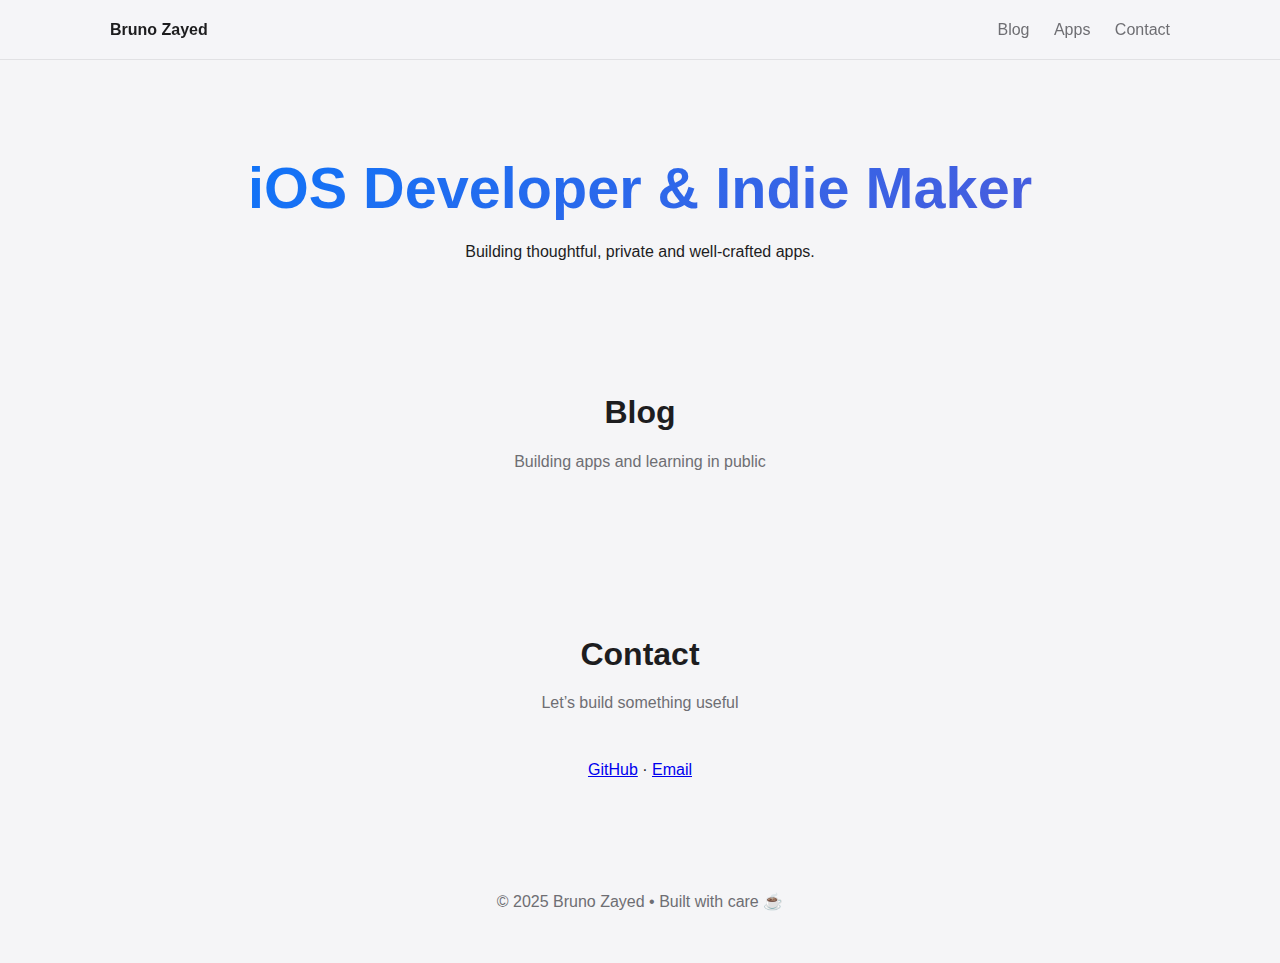
<file: index.html>
<!DOCTYPE html>
<html lang="en">
<head>
  <meta charset="UTF-8" />
  <meta name="viewport" content="width=device-width, initial-scale=1" />
  <title>Bruno Zayed — iOS Developer & Indie Maker</title>

  <style>
    :root {
      --primary: #007aff;
      --accent: #5856d6;
      --bg: #f5f5f7;
      --glass: rgba(255,255,255,0.65);
      --text: #1d1d1f;
      --text-secondary: #6e6e73;
      --border: rgba(0,0,0,0.08);
      --shadow: 0 20px 40px rgba(0,0,0,0.08);
      --radius: 20px;
    }

    * { margin: 0; padding: 0; box-sizing: border-box; }

    body {
      font-family: -apple-system, BlinkMacSystemFont, sans-serif;
      background: var(--bg);
      color: var(--text);
      line-height: 1.7;
    }

    header {
      position: sticky;
      top: 0;
      backdrop-filter: blur(20px);
      background: rgba(245,245,247,.8);
      border-bottom: 1px solid var(--border);
      z-index: 10;
    }

    .nav-container {
      max-width: 1100px;
      margin: 0 auto;
      padding: 1rem 1.25rem;
      display: flex;
      justify-content: space-between;
    }

    .nav-links a {
      margin-left: 1.25rem;
      text-decoration: none;
      color: var(--text-secondary);
      font-weight: 500;
    }

    .hero {
      text-align: center;
      padding: 5rem 1.25rem 4rem;
    }

    .hero h1 {
      font-size: clamp(2.4rem, 6vw, 3.6rem);
      background: linear-gradient(135deg, var(--primary), var(--accent));
      -webkit-background-clip: text;
      -webkit-text-fill-color: transparent;
    }

    main section {
      max-width: 1100px;
      margin: 0 auto;
      padding: 3.5rem 1.25rem;
    }

    .section-title {
      text-align: center;
      font-size: 2rem;
      margin-bottom: .5rem;
    }

    .section-subtitle {
      text-align: center;
      color: var(--text-secondary);
      margin-bottom: 2.5rem;
    }

    .posts-grid {
      display: grid;
      gap: 1.5rem;
      grid-template-columns: repeat(auto-fit, minmax(260px, 1fr));
    }

    .post-card {
      background: var(--glass);
      backdrop-filter: blur(20px);
      border: 1px solid var(--border);
      border-radius: var(--radius);
      overflow: hidden;
      text-decoration: none;
      box-shadow: var(--shadow);
      transition: transform .25s ease;
    }

    .post-card:hover { transform: translateY(-6px); }

    .post-image {
      height: 140px;
      display: flex;
      align-items: center;
      justify-content: center;
      font-size: 3rem;
      background: rgba(0,0,0,.03);
    }

    .post-content { padding: 1.4rem; }

    .post-tag {
      font-size: .75rem;
      font-weight: 600;
      color: var(--primary);
    }

    footer {
      text-align: center;
      padding: 3rem 1rem;
      color: var(--text-secondary);
    }
  </style>
</head>

<body>

<header>
  <div class="nav-container">
    <strong>Bruno Zayed</strong>
    <nav class="nav-links">
      <a href="#blog">Blog</a>
      <a href="/apps/">Apps</a>
      <a href="#contact">Contact</a>
    </nav>
  </div>
</header>

<section class="hero">
  <h1>iOS Developer & Indie Maker</h1>
  <p>Building thoughtful, private and well-crafted apps.</p>
</section>

<main>

<section id="blog">
  <h2 class="section-title">Blog</h2>
  <p class="section-subtitle">Building apps and learning in public</p>
  <div class="posts-grid" id="postsGrid"></div>
</section>

<section id="contact">
  <h2 class="section-title">Contact</h2>
  <p class="section-subtitle">Let’s build something useful</p>
  <p style="text-align:center">
    <a href="https://github.com/zaysaura">GitHub</a> ·
    <a href="mailto:brunozayed@email.com">Email</a>
  </p>
</section>

</main>

<footer>
  © 2025 Bruno Zayed • Built with care ☕
</footer>

<script>
  fetch("blog/posts.json")
    .then(res => res.json())
    .then(posts => {
      const grid = document.getElementById("postsGrid");

      posts.forEach(post => {
        grid.innerHTML += `
          <a href="${post.url}" class="post-card">
            <div class="post-image">${post.icon}</div>
            <div class="post-content">
              <span class="post-tag">${post.tag}</span>
              <h3>${post.title}</h3>
              <p>${post.excerpt}</p>
            </div>
          </a>
        `;
      });
    });
</script>

</body>
</html>
</file>
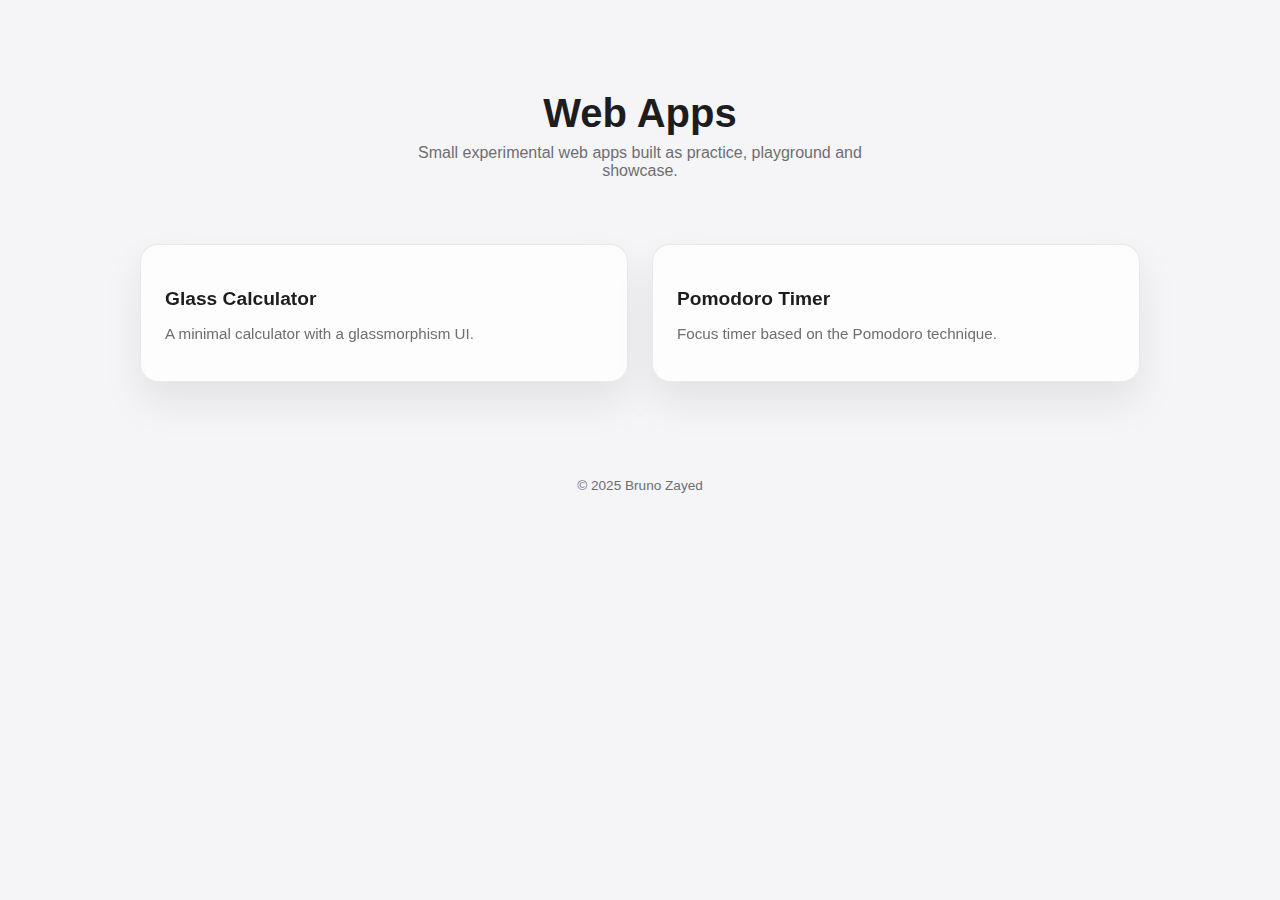
<file: apps/index.html>
<!DOCTYPE html>
<html lang="en">
<head>
  <meta charset="UTF-8" />
  <title>Apps — Bruno Zayed</title>
  <meta name="viewport" content="width=device-width, initial-scale=1" />

  <style>
    :root {
      --bg: #f5f5f7;
      --glass: rgba(255,255,255,0.75);
      --text: #1d1d1f;
      --muted: #6e6e73;
      --border: rgba(0,0,0,0.08);
      --shadow: 0 20px 40px rgba(0,0,0,0.08);
      --radius: 18px;
      --accent: #007aff;
    }

    body {
      margin: 0;
      font-family: -apple-system, BlinkMacSystemFont, sans-serif;
      background: var(--bg);
      color: var(--text);
    }

    header {
      text-align: center;
      padding: 4rem 1.5rem 2rem;
    }

    header h1 {
      font-size: 2.5rem;
      margin-bottom: .5rem;
    }

    header p {
      color: var(--muted);
      max-width: 520px;
      margin: 0 auto;
    }

    .apps-grid {
      max-width: 1000px;
      margin: 0 auto;
      padding: 2rem 1.5rem 4rem;
      display: grid;
      grid-template-columns: repeat(auto-fit, minmax(260px, 1fr));
      gap: 1.5rem;
    }

    .app-card {
      background: var(--glass);
      backdrop-filter: blur(20px);
      border: 1px solid var(--border);
      border-radius: var(--radius);
      padding: 1.5rem;
      text-decoration: none;
      color: inherit;
      box-shadow: var(--shadow);
      transition: transform .3s ease;
    }

    .app-card:hover {
      transform: translateY(-6px);
    }

    .app-title {
      font-size: 1.2rem;
      margin-bottom: .4rem;
    }

    .app-desc {
      font-size: .95rem;
      color: var(--muted);
    }

    footer {
      text-align: center;
      padding: 2rem;
      font-size: .85rem;
      color: var(--muted);
    }
  </style>
</head>

<body>

<header>
  <h1>Web Apps</h1>
  <p>Small experimental web apps built as practice, playground and showcase.</p>
</header>

<section class="apps-grid" id="appsGrid">
  <!-- Apps loaded here -->
</section>

<footer>
  © 2025 Bruno Zayed
</footer>

<script>
  fetch("apps.json")
    .then(res => res.json())
    .then(apps => {
      const grid = document.getElementById("appsGrid");

      apps.forEach(app => {
        const a = document.createElement("a");
        a.href = app.path;
        a.className = "app-card";
        a.innerHTML = `
          <h3 class="app-title">${app.name}</h3>
          <p class="app-desc">${app.description}</p>
        `;
        grid.appendChild(a);
      });
    });
</script>

</body>
</html>
</file>
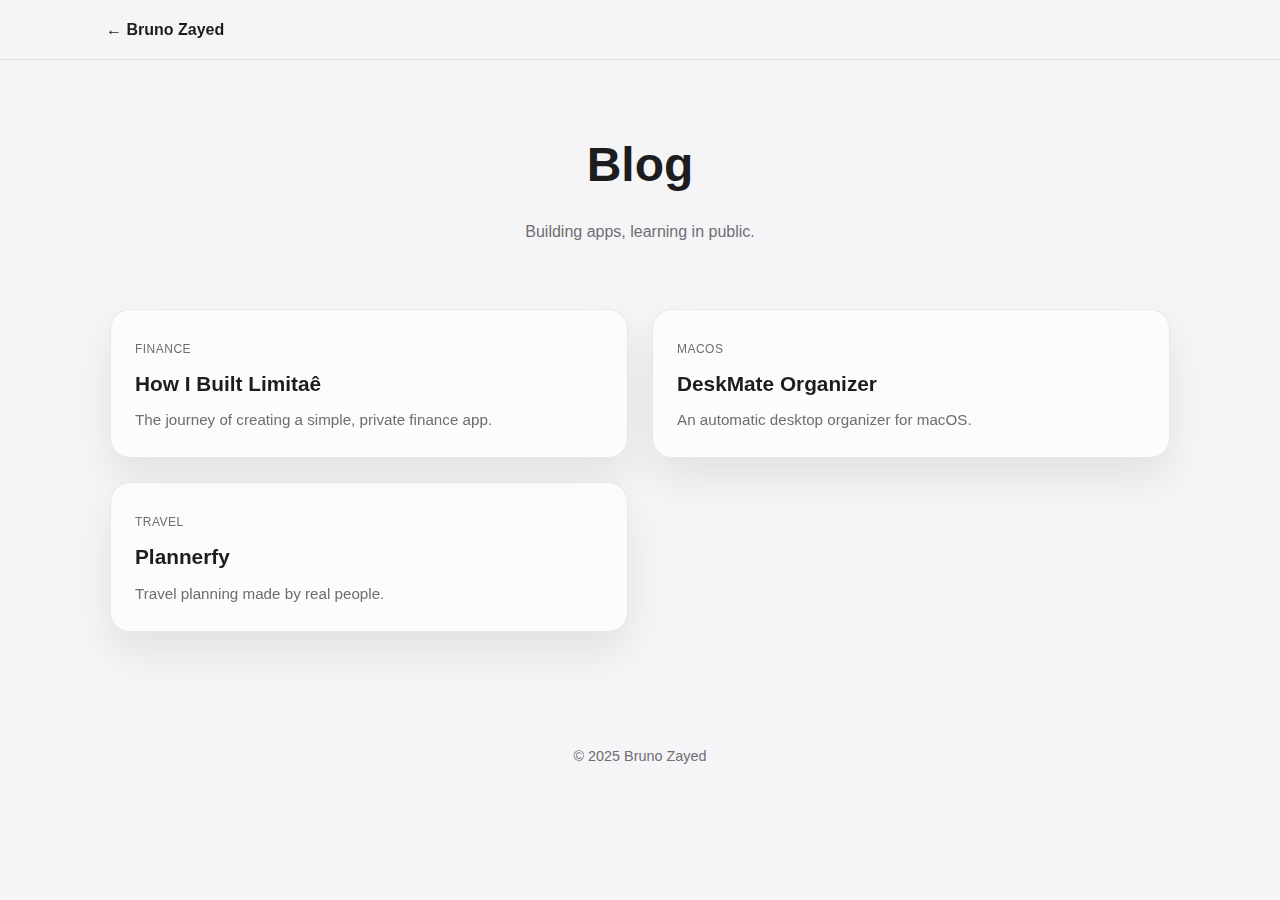
<file: blog/index.html>
<!DOCTYPE html>
<html lang="en">
<head>
  <meta charset="UTF-8" />
  <meta name="viewport" content="width=device-width, initial-scale=1" />
  <title>Blog — Bruno Zayed</title>

  <style>
    :root {
      --primary: #007aff;
      --bg: #f5f5f7;
      --glass: rgba(255,255,255,0.65);
      --text: #1d1d1f;
      --text-secondary: #6e6e73;
      --border: rgba(0,0,0,0.08);
      --shadow: 0 20px 40px rgba(0,0,0,0.08);
      --radius: 20px;
    }

    * {
      margin: 0;
      padding: 0;
      box-sizing: border-box;
    }

    body {
      font-family: -apple-system, BlinkMacSystemFont, sans-serif;
      background: var(--bg);
      color: var(--text);
      line-height: 1.7;
    }

    /* NAV */
    nav {
      position: sticky;
      top: 0;
      backdrop-filter: blur(20px);
      background: rgba(245,245,247,0.85);
      border-bottom: 1px solid var(--border);
    }

    .nav-container {
      max-width: 1100px;
      margin: 0 auto;
      padding: 1rem;
      display: flex;
      justify-content: space-between;
      align-items: center;
    }

    .logo {
      font-weight: 700;
      text-decoration: none;
      color: var(--text);
    }

    /* HEADER */
    header {
      max-width: 900px;
      margin: 0 auto;
      padding: 4rem 1.25rem 2rem;
      text-align: center;
    }

    header h1 {
      font-size: clamp(2.2rem, 5vw, 3rem);
      margin-bottom: .75rem;
    }

    header p {
      color: var(--text-secondary);
    }

    /* BLOG GRID */
    section {
      max-width: 1100px;
      margin: 0 auto;
      padding: 2rem 1.25rem 4rem;
    }

    .posts-grid {
      display: grid;
      gap: 1.5rem;
      grid-template-columns: 1fr;
    }

    .post-card {
      background: var(--glass);
      backdrop-filter: blur(18px);
      border: 1px solid var(--border);
      border-radius: var(--radius);
      padding: 1.5rem;
      text-decoration: none;
      color: inherit;
      box-shadow: var(--shadow);
      transition: transform .25s ease;
    }

    .post-card:hover {
      transform: translateY(-4px);
    }

    .post-tag {
      font-size: .75rem;
      text-transform: uppercase;
      color: var(--text-secondary);
      letter-spacing: .04em;
      margin-bottom: .4rem;
      display: inline-block;
    }

    .post-title {
      font-size: 1.3rem;
      margin-bottom: .4rem;
    }

    .post-excerpt {
      font-size: .95rem;
      color: var(--text-secondary);
    }

    footer {
      text-align: center;
      padding: 3rem 1rem;
      font-size: .9rem;
      color: var(--text-secondary);
    }

    @media (min-width: 768px) {
      .posts-grid {
        grid-template-columns: repeat(2, 1fr);
      }
    }
  </style>
</head>

<body>

<nav>
  <div class="nav-container">
    <a href="/" class="logo">← Bruno Zayed</a>
  </div>
</nav>

<header>
  <h1>Blog</h1>
  <p>Building apps, learning in public.</p>
</header>

<section>
  <div class="posts-grid">

    <a href="limitae.html" class="post-card">
      <span class="post-tag">Finance</span>
      <h3 class="post-title">How I Built Limitaê</h3>
      <p class="post-excerpt">
        The journey of creating a simple, private finance app.
      </p>
    </a>

    <a href="deskmate.html" class="post-card">
      <span class="post-tag">macOS</span>
      <h3 class="post-title">DeskMate Organizer</h3>
      <p class="post-excerpt">
        An automatic desktop organizer for macOS.
      </p>
    </a>

    <a href="plannerfy.html" class="post-card">
      <span class="post-tag">Travel</span>
      <h3 class="post-title">Plannerfy</h3>
      <p class="post-excerpt">
        Travel planning made by real people.
      </p>
    </a>

    <!-- novos posts entram aqui -->

  </div>
</section>

<footer>
  © 2025 Bruno Zayed
</footer>

</body>
</html>
</file>
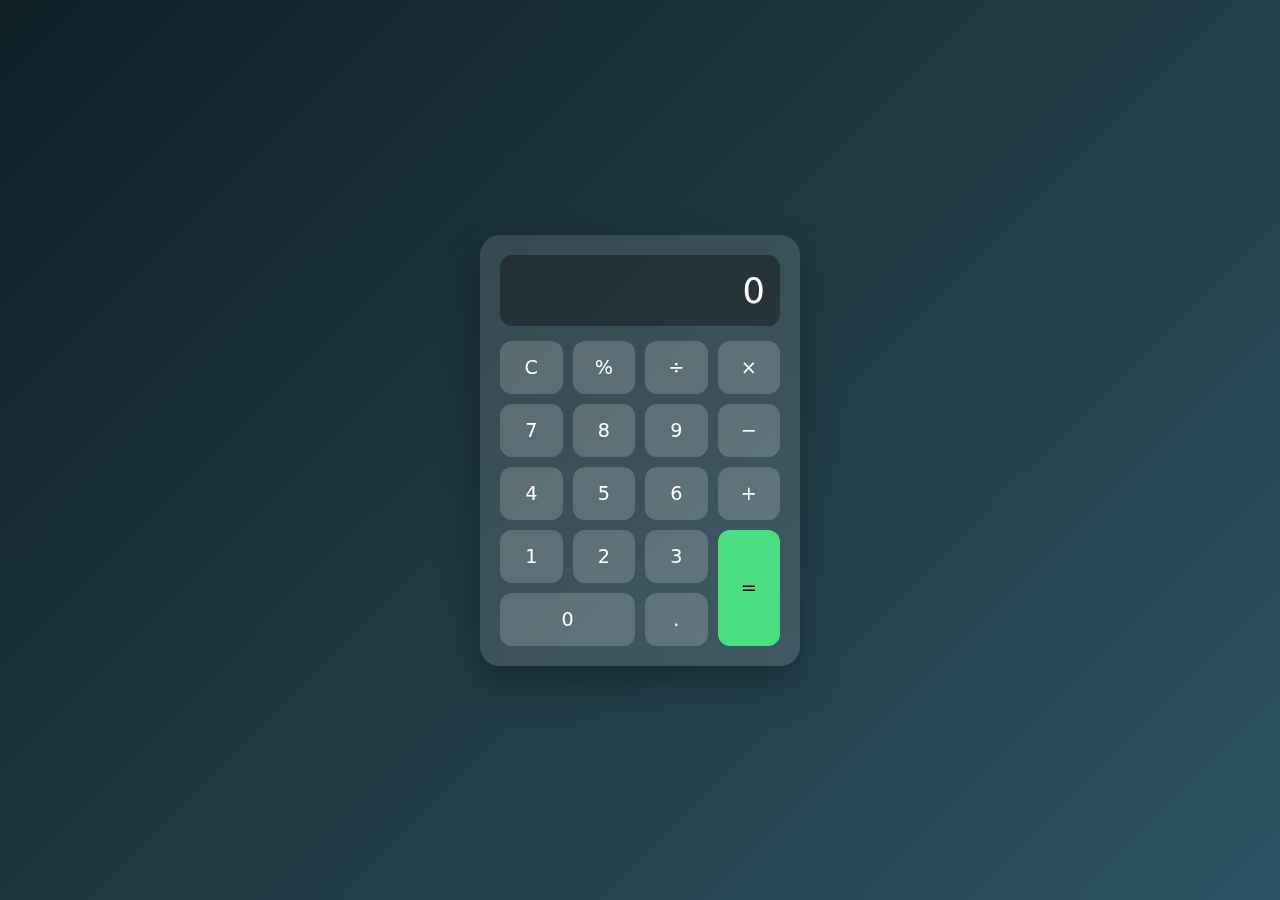
<file: apps/calculator/index.html>
<!DOCTYPE html>
<html lang="en">
<head>
  <meta charset="UTF-8" />
  <title>Glass Calculator</title>
  <meta name="viewport" content="width=device-width, initial-scale=1.0" />
  <link rel="stylesheet" href="style.css" />
</head>
<body>

  <div class="calculator">
    <div class="display" id="display">0</div>

    <div class="buttons">
      <button onclick="clearDisplay()">C</button>
      <button onclick="append('%')">%</button>
      <button onclick="append('/')">÷</button>
      <button onclick="append('*')">×</button>

      <button onclick="append('7')">7</button>
      <button onclick="append('8')">8</button>
      <button onclick="append('9')">9</button>
      <button onclick="append('-')">−</button>

      <button onclick="append('4')">4</button>
      <button onclick="append('5')">5</button>
      <button onclick="append('6')">6</button>
      <button onclick="append('+')">+</button>

      <button onclick="append('1')">1</button>
      <button onclick="append('2')">2</button>
      <button onclick="append('3')">3</button>
      <button class="equal" onclick="calculate()">=</button>

      <button class="zero" onclick="append('0')">0</button>
      <button onclick="append('.')">.</button>
    </div>
  </div>

  <script src="app.js"></script>
</body>
</html>
</file>
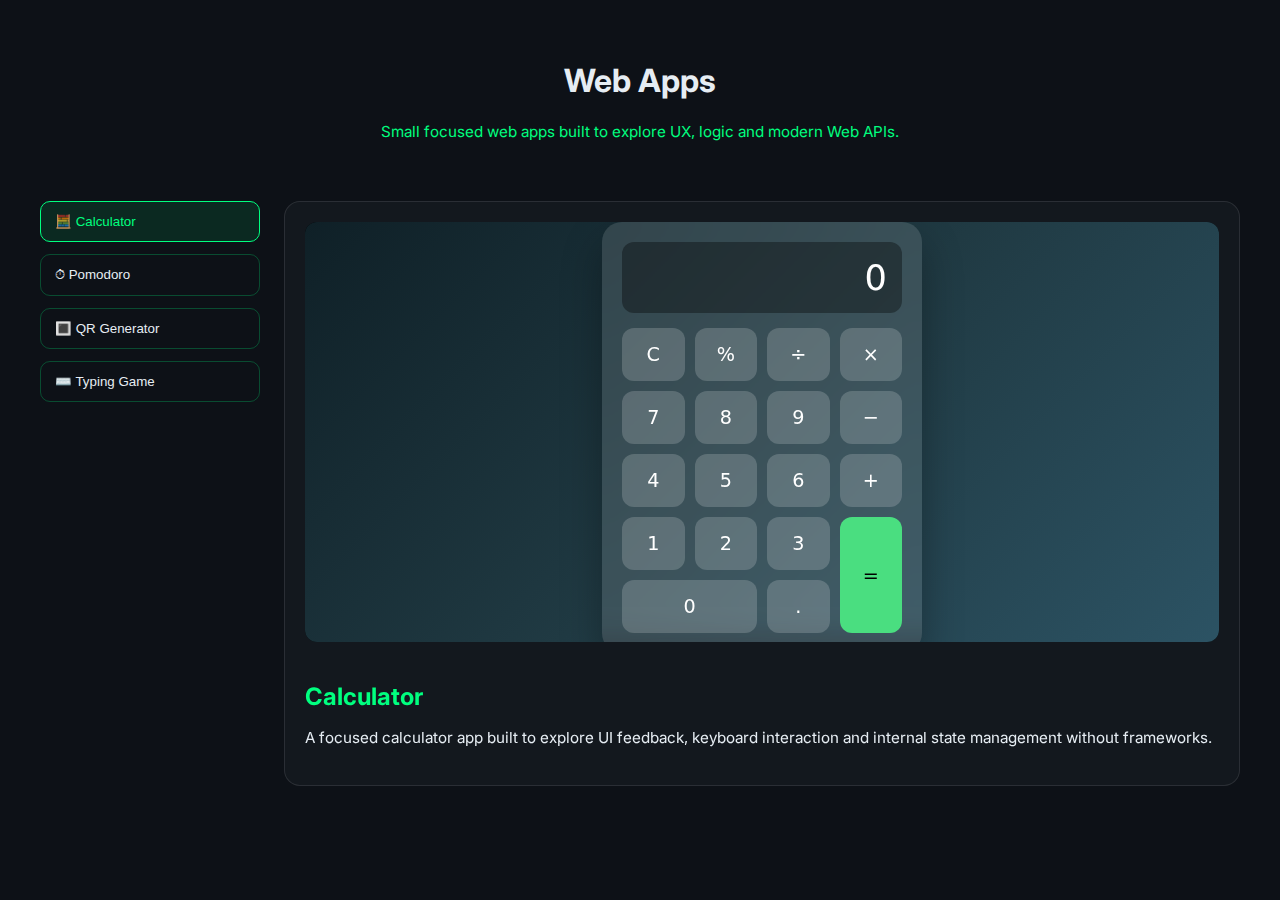
<file: apps.html>
<!DOCTYPE html>
<html lang="en">
<head>
  <meta charset="UTF-8" />
  <title>Web Apps Showcase</title>
  <meta name="viewport" content="width=device-width, initial-scale=1.0" />

  <!-- Fonts -->
  <link rel="preconnect" href="https://fonts.googleapis.com">
  <link rel="preconnect" href="https://fonts.gstatic.com" crossorigin>
  <link href="https://fonts.googleapis.com/css2?family=Inter:wght@400;500;600&display=swap" rel="stylesheet">

  <link rel="stylesheet" href="apps.css" />
</head>

<body>

<header>
  <h1>Web Apps</h1>
  <p class="subtitle">
    Small focused web apps built to explore UX, logic and modern Web APIs.
  </p>
</header>

<main class="apps-layout">

  <!-- App Menu -->
  <aside class="apps-menu">
    <button class="app-btn active" data-app="calculator">
      🧮 Calculator
    </button>

    <button class="app-btn" data-app="pomodoro">
      ⏱ Pomodoro
    </button>

    <button class="app-btn" data-app="qrcode">
      🔳 QR Generator
    </button>

    <button class="app-btn" data-app="typing">
      ⌨️ Typing Game
    </button>
  </aside>

  <!-- App Viewer -->
  <section class="app-viewer glass">
    <iframe
      id="appFrame"
      src="apps/calculator/index.html"
      loading="lazy"
    ></iframe>

    <div class="app-readme" id="appReadme">
      <h2>Calculator</h2>
      <p>
        A focused calculator app built to explore UI feedback,
        keyboard interaction and internal state management without frameworks.
      </p>
    </div>
  </section>

</main>

<script src="apps.js"></script>
</body>
</html>
</file>
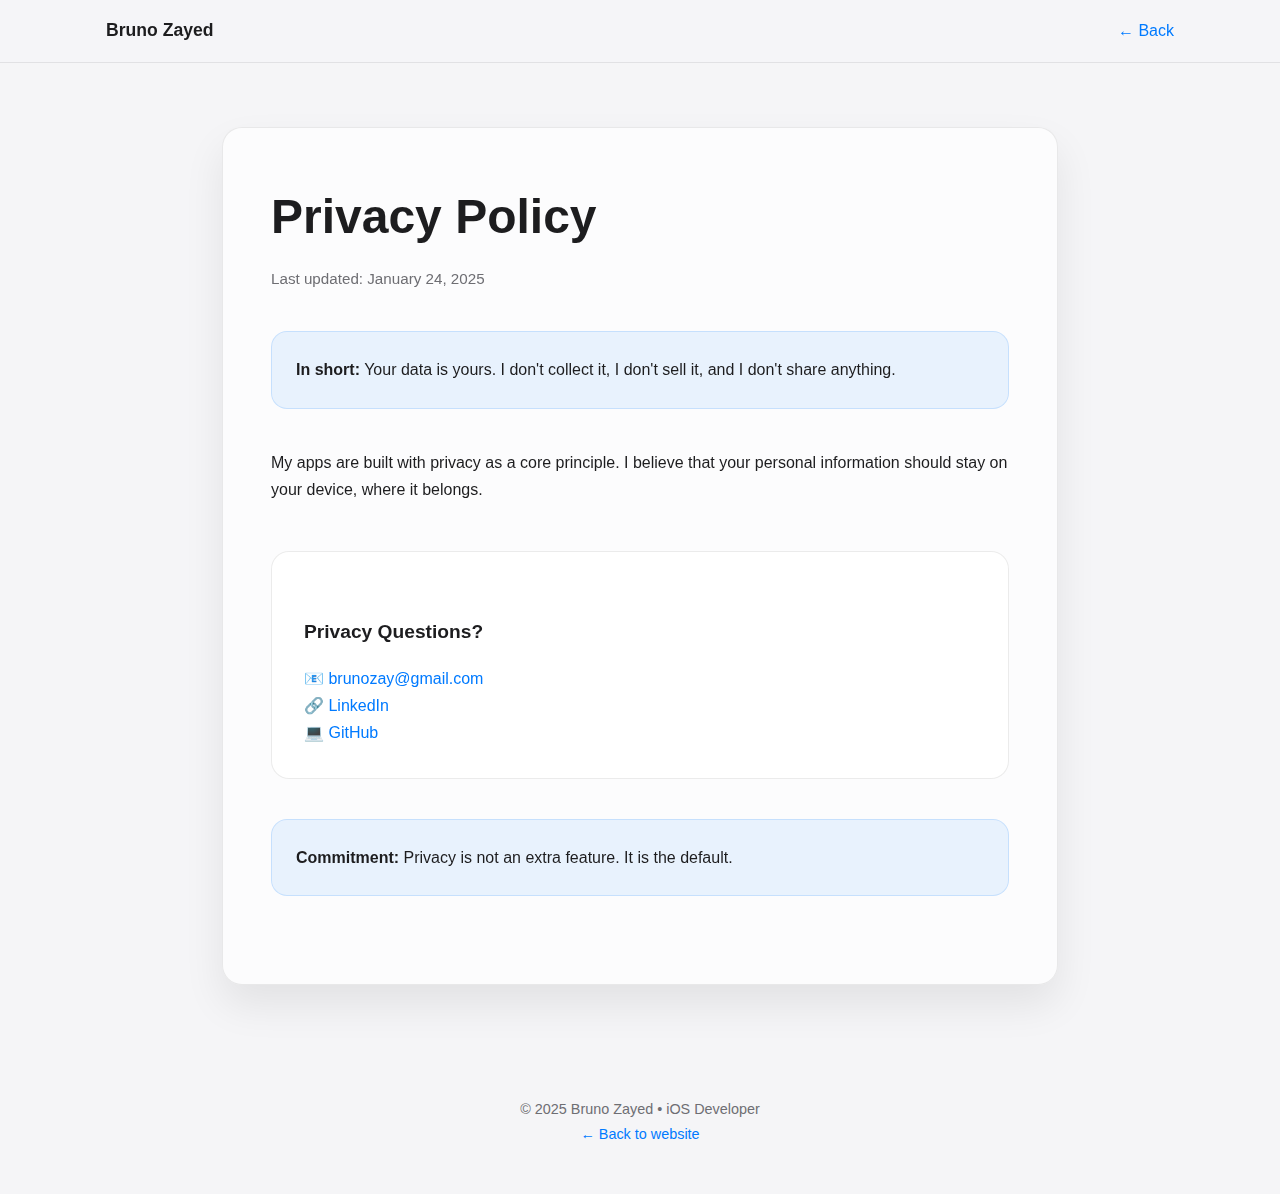
<file: privacy.html>
<!DOCTYPE html>
<html lang="en">
<head>
  <meta charset="UTF-8" />
  <meta name="viewport" content="width=device-width, initial-scale=1" />
  <title>Privacy Policy — Bruno Zayed</title>

  <style>
    :root {
      --primary: #007aff;
      --bg: #f5f5f7;
      --glass: rgba(255,255,255,0.7);
      --text: #1d1d1f;
      --text-secondary: #6e6e73;
      --border: rgba(0,0,0,0.08);
      --shadow: 0 20px 40px rgba(0,0,0,0.08);
      --radius: 20px;
    }

    * {
      margin: 0;
      padding: 0;
      box-sizing: border-box;
    }

    body {
      font-family: -apple-system, BlinkMacSystemFont, "Segoe UI", Roboto, sans-serif;
      background: var(--bg);
      color: var(--text);
      line-height: 1.7;
    }

    /* NAV */
    nav {
      position: sticky;
      top: 0;
      z-index: 100;
      backdrop-filter: blur(20px);
      background: rgba(245,245,247,0.8);
      border-bottom: 1px solid var(--border);
    }

    .nav-container {
      max-width: 1100px;
      margin: 0 auto;
      padding: 1rem;
      display: flex;
      justify-content: space-between;
      align-items: center;
    }

    .logo {
      font-weight: 700;
      font-size: 1.1rem;
      color: var(--text);
      text-decoration: none;
    }

    .back-link {
      color: var(--primary);
      text-decoration: none;
      font-weight: 500;
    }

    /* PAGE */
    .container {
      max-width: 900px;
      margin: 0 auto;
      padding: 3rem 1.25rem;
    }

    .page-card {
      background: var(--glass);
      backdrop-filter: blur(20px);
      border: 1px solid var(--border);
      border-radius: var(--radius);
      box-shadow: var(--shadow);
      padding: 2rem;
    }

    h1 {
      font-size: clamp(2rem, 6vw, 3rem);
      margin-bottom: .5rem;
    }

    .meta {
      color: var(--text-secondary);
      margin-bottom: 2.5rem;
      font-size: .95rem;
    }

    h3 {
      font-size: 1.2rem;
      margin: 2rem 0 1rem;
    }

    .highlight-box {
      background: rgba(0,122,255,0.08);
      border: 1px solid rgba(0,122,255,0.15);
      padding: 1.5rem;
      border-radius: 16px;
      margin: 2.5rem 0;
    }

    .contact-section {
      background: rgba(255,255,255,0.6);
      border: 1px solid var(--border);
      backdrop-filter: blur(16px);
      padding: 2rem;
      border-radius: 18px;
      margin-top: 3rem;
    }

    a {
      color: var(--primary);
      text-decoration: none;
    }

    a:hover {
      text-decoration: underline;
    }

    footer {
      text-align: center;
      padding: 3rem 1rem;
      color: var(--text-secondary);
      font-size: .9rem;
    }

    @media (min-width: 768px) {
      .container {
        padding: 4rem 2rem;
      }

      .page-card {
        padding: 3rem;
      }
    }
  </style>
</head>

<body>

<nav>
  <div class="nav-container">
    <a href="index.html" class="logo">Bruno Zayed</a>
    <a href="index.html" class="back-link">← Back</a>
  </div>
</nav>

<div class="container">
  <div class="page-card">

    <h1>Privacy Policy</h1>
    <p class="meta">Last updated: January 24, 2025</p>

    <div class="highlight-box">
      <p><strong>In short:</strong> Your data is yours. I don't collect it, I don't sell it, and I don't share anything.</p>
    </div>

    <p>My apps are built with privacy as a core principle. I believe that your personal information should stay on your device, where it belongs.</p>

    <div class="contact-section">
      <h3>Privacy Questions?</h3>
      <p>
        📧 <a href="mailto:brunozay@gmail.com">brunozay@gmail.com</a><br>
        🔗 <a href="https://www.linkedin.com/in/bruno-zayed-7b85a285/">LinkedIn</a><br>
        💻 <a href="https://github.com/zaysauro">GitHub</a>
      </p>
    </div>

    <div class="highlight-box">
      <p><strong>Commitment:</strong> Privacy is not an extra feature. It is the default.</p>
    </div>

  </div>
</div>

<footer>
  © 2025 Bruno Zayed • iOS Developer<br>
  <a href="index.html">← Back to website</a>
</footer>

</body>
</html>
</file>
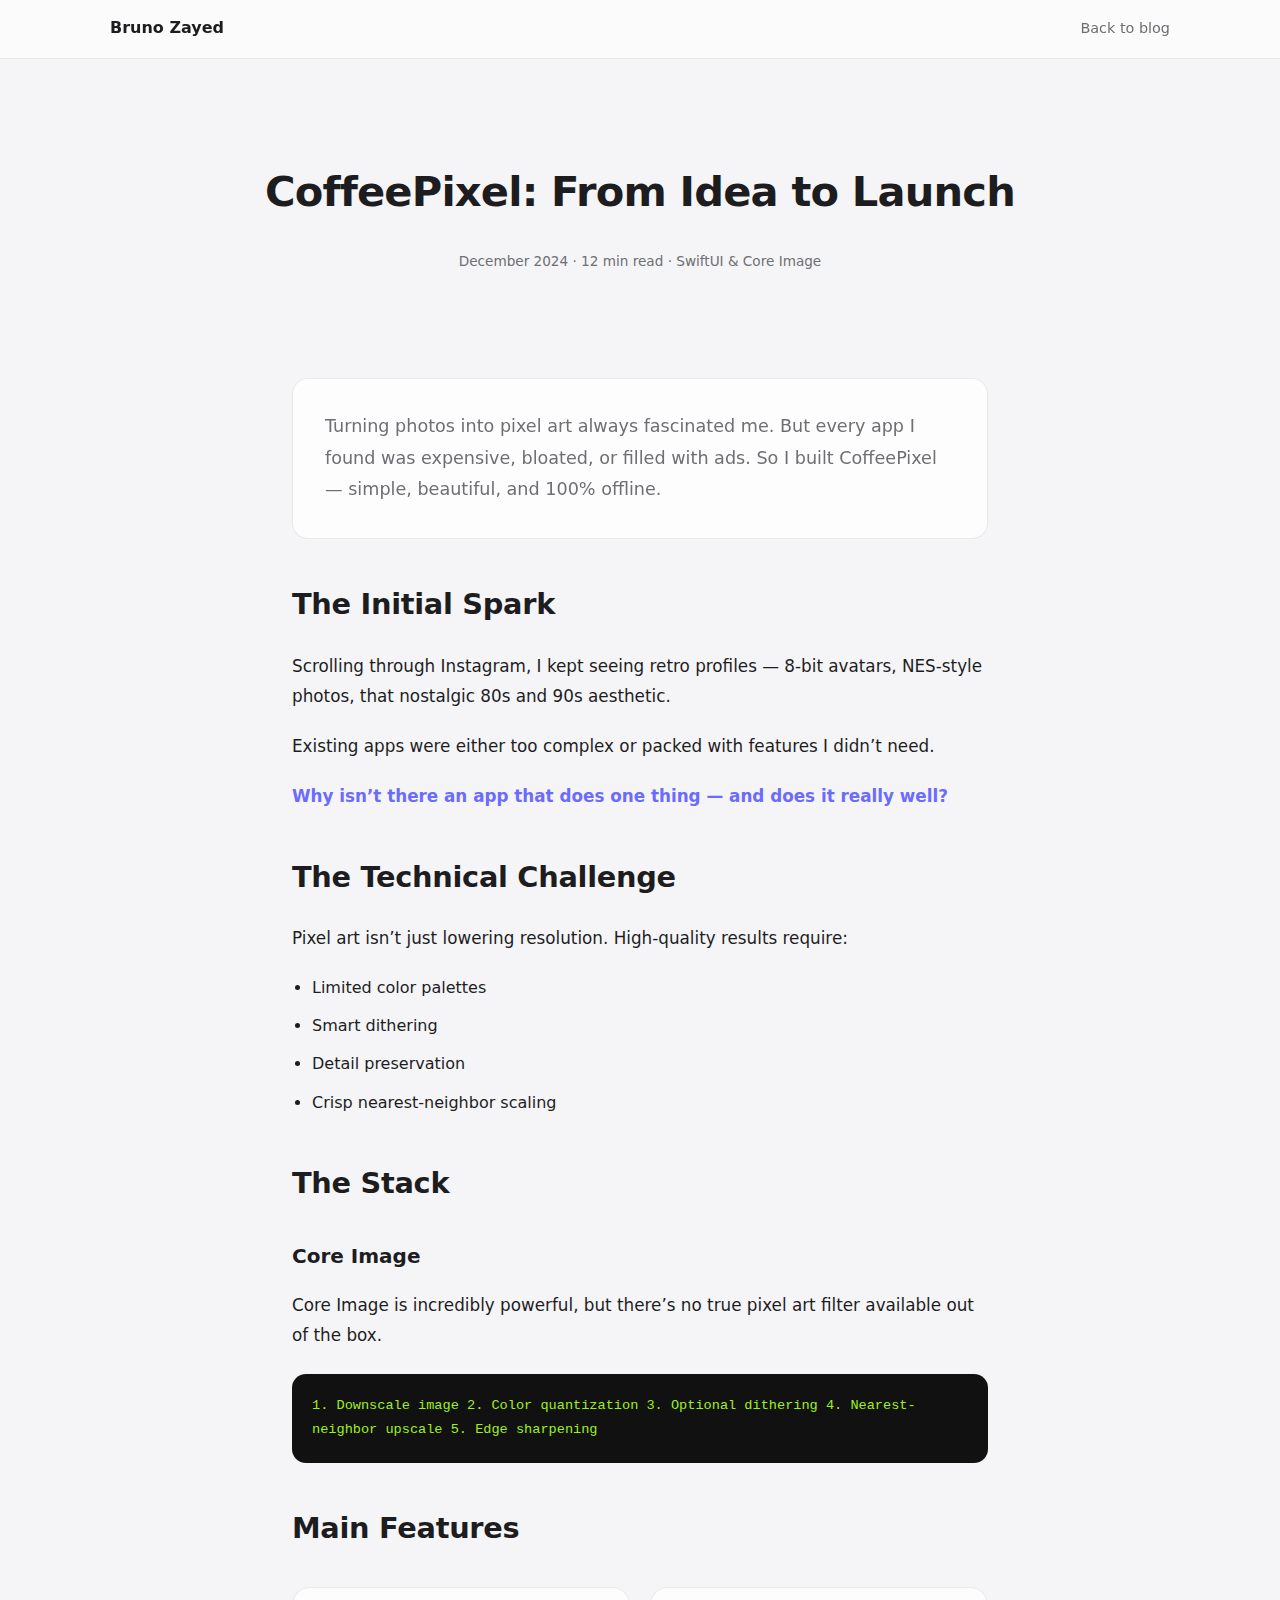
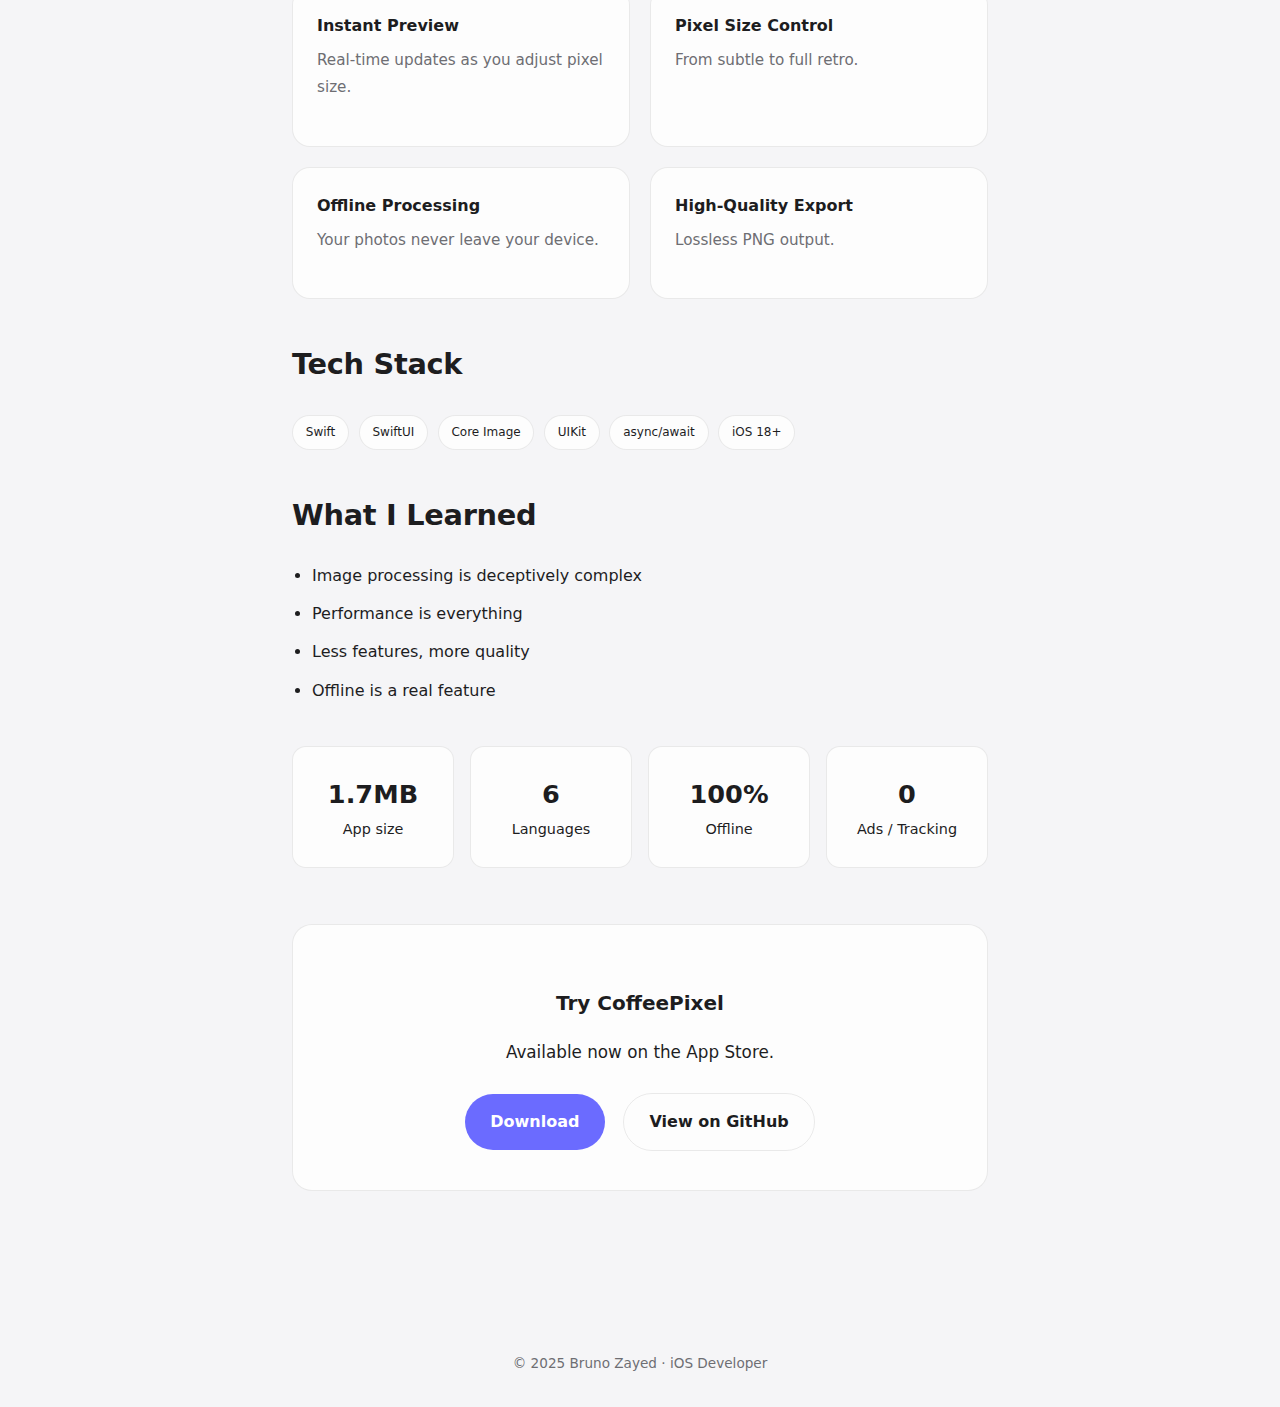
<file: blog/coffeepixel.html>
<!DOCTYPE html>
<html lang="en">
<head>
<meta charset="UTF-8">
<meta name="viewport" content="width=device-width, initial-scale=1.0">
<title>CoffeePixel — From Idea to Launch · Bruno Zayed</title>

<style>
* {
    margin: 0;
    padding: 0;
    box-sizing: border-box;
}

/* ===== DESIGN TOKENS ===== */
:root {
    --bg: #f5f5f7;
    --surface: rgba(255,255,255,0.75);
    --border: rgba(0,0,0,0.08);
    --text: #1d1d1f;
    --text-secondary: #6e6e73;
    --accent: #6b6bff;
}

/* ===== BASE (MOBILE FIRST) ===== */
body {
    font-family: -apple-system, BlinkMacSystemFont, "SF Pro Text", system-ui, sans-serif;
    background: var(--bg);
    color: var(--text);
    line-height: 1.6;
    font-size: 16px;
}

nav {
    position: sticky;
    top: 0;
    background: rgba(255,255,255,0.6);
    backdrop-filter: blur(20px);
    border-bottom: 1px solid var(--border);
    z-index: 100;
}

.nav-container {
    max-width: 1100px;
    margin: 0 auto;
    padding: 0.9rem 1.25rem;
    display: flex;
    justify-content: space-between;
    align-items: center;
}

.logo {
    font-weight: 600;
    text-decoration: none;
    color: var(--text);
}

.back-link {
    text-decoration: none;
    color: var(--text-secondary);
    font-size: 0.9rem;
}

/* ===== HERO ===== */
.hero {
    padding: 3rem 1.25rem 2.5rem;
    text-align: center;
}

.hero h1 {
    font-size: clamp(1.9rem, 7vw, 2.6rem);
    font-weight: 700;
    letter-spacing: -0.02em;
}

.hero-meta {
    margin-top: 1.25rem;
    font-size: 0.85rem;
    color: var(--text-secondary);
}

/* ===== CONTENT ===== */
.container {
    max-width: 760px;
    margin: 0 auto;
    padding: 1.5rem 1.25rem 3rem;
}

.intro {
    background: var(--surface);
    backdrop-filter: blur(20px);
    border: 1px solid var(--border);
    border-radius: 16px;
    padding: 1.5rem;
    margin-bottom: 2.5rem;
    color: var(--text-secondary);
    font-size: 1rem;
}

h2 {
    margin: 2.5rem 0 1.25rem;
    font-size: 1.5rem;
    letter-spacing: -0.01em;
}

h3 {
    margin: 1.75rem 0 1rem;
    font-size: 1.25rem;
}

p {
    margin-bottom: 1.25rem;
    font-size: 1rem;
}

ul {
    margin: 1rem 0 1.5rem 1.25rem;
}

li {
    margin-bottom: 0.6rem;
}

.highlight {
    color: var(--accent);
    font-weight: 600;
}

/* ===== FEATURES ===== */
.feature-grid {
    display: grid;
    grid-template-columns: 1fr;
    gap: 1.25rem;
    margin: 2rem 0;
}

.card {
    background: var(--surface);
    border: 1px solid var(--border);
    border-radius: 18px;
    padding: 1.25rem;
}

.card h4 {
    margin-bottom: 0.4rem;
}

.card p {
    font-size: 0.95rem;
    color: var(--text-secondary);
}

/* ===== CODE ===== */
.code {
    background: #111;
    color: #9ef01a;
    padding: 1.25rem;
    border-radius: 14px;
    font-family: "SF Mono", monospace;
    font-size: 0.85rem;
    overflow-x: auto;
    margin: 1.5rem 0;
}

/* ===== STATS ===== */
.stats {
    display: grid;
    grid-template-columns: repeat(2, 1fr);
    gap: 1rem;
    margin: 2.5rem 0;
}

.stat {
    background: var(--surface);
    border: 1px solid var(--border);
    border-radius: 14px;
    padding: 1.25rem;
    text-align: center;
    font-size: 0.9rem;
}

.stat strong {
    display: block;
    font-size: 1.6rem;
}

/* ===== TECH TAGS ===== */
.tech {
    display: flex;
    flex-wrap: wrap;
    gap: 0.6rem;
    margin: 1.5rem 0;
}

.tag {
    padding: 0.35rem 0.8rem;
    border-radius: 999px;
    background: var(--surface);
    border: 1px solid var(--border);
    font-size: 0.75rem;
}

/* ===== CTA ===== */
.cta {
    background: var(--surface);
    border: 1px solid var(--border);
    border-radius: 20px;
    padding: 2rem 1.5rem;
    text-align: center;
    margin-top: 3.5rem;
}

.cta a {
    display: inline-block;
    margin: 0.4rem;
    padding: 0.85rem 1.6rem;
    border-radius: 999px;
    text-decoration: none;
    font-weight: 600;
}

.primary {
    background: var(--accent);
    color: white;
}

.secondary {
    border: 1px solid var(--border);
    color: var(--text);
}

/* ===== FOOTER ===== */
footer {
    margin-top: 4rem;
    padding: 2rem 1.25rem;
    text-align: center;
    color: var(--text-secondary);
    font-size: 0.85rem;
}

/* ===== DESKTOP ENHANCEMENTS ===== */
@media (min-width: 768px) {

    body {
        line-height: 1.8;
    }

    .hero {
        padding: 6rem 2rem 4rem;
    }

    .container {
        padding: 2.5rem 2rem 4rem;
    }

    .intro {
        font-size: 1.1rem;
        padding: 2rem;
    }

    h2 {
        font-size: 1.8rem;
    }

    p {
        font-size: 1.05rem;
    }

    .feature-grid {
        grid-template-columns: repeat(auto-fit, minmax(240px, 1fr));
    }

    .stats {
        grid-template-columns: repeat(auto-fit, minmax(140px, 1fr));
    }

    .card,
    .stat {
        padding: 1.5rem;
    }
}
</style>
</head>

<body>

<nav>
    <div class="nav-container">
        <a class="logo" href="../index.html">Bruno Zayed</a>
        <a class="back-link" href="../index.html#blog">Back to blog</a>
    </div>
</nav>

<section class="hero">
    <h1>CoffeePixel: From Idea to Launch</h1>
    <div class="hero-meta">December 2024 · 12 min read · SwiftUI & Core Image</div>
</section>

<div class="container">

    <div class="intro">
        Turning photos into pixel art always fascinated me.
        But every app I found was expensive, bloated, or filled with ads.
        So I built CoffeePixel — simple, beautiful, and 100% offline.
    </div>

    <h2>The Initial Spark</h2>
    <p>
        Scrolling through Instagram, I kept seeing retro profiles — 8-bit avatars,
        NES-style photos, that nostalgic 80s and 90s aesthetic.
    </p>
    <p>
        Existing apps were either too complex or packed with features I didn’t need.
    </p>
    <p class="highlight">
        Why isn’t there an app that does one thing — and does it really well?
    </p>

    <h2>The Technical Challenge</h2>
    <p>Pixel art isn’t just lowering resolution. High-quality results require:</p>
    <ul>
        <li>Limited color palettes</li>
        <li>Smart dithering</li>
        <li>Detail preservation</li>
        <li>Crisp nearest-neighbor scaling</li>
    </ul>

    <h2>The Stack</h2>
    <h3>Core Image</h3>
    <p>
        Core Image is incredibly powerful, but there’s no true pixel art filter
        available out of the box.
    </p>

    <div class="code">
1. Downscale image
2. Color quantization
3. Optional dithering
4. Nearest-neighbor upscale
5. Edge sharpening
    </div>

    <h2>Main Features</h2>

    <div class="feature-grid">
        <div class="card">
            <h4>Instant Preview</h4>
            <p>Real-time updates as you adjust pixel size.</p>
        </div>
        <div class="card">
            <h4>Pixel Size Control</h4>
            <p>From subtle to full retro.</p>
        </div>
        <div class="card">
            <h4>Offline Processing</h4>
            <p>Your photos never leave your device.</p>
        </div>
        <div class="card">
            <h4>High-Quality Export</h4>
            <p>Lossless PNG output.</p>
        </div>
    </div>

    <h2>Tech Stack</h2>
    <div class="tech">
        <span class="tag">Swift</span>
        <span class="tag">SwiftUI</span>
        <span class="tag">Core Image</span>
        <span class="tag">UIKit</span>
        <span class="tag">async/await</span>
        <span class="tag">iOS 18+</span>
    </div>

    <h2>What I Learned</h2>
    <ul>
        <li>Image processing is deceptively complex</li>
        <li>Performance is everything</li>
        <li>Less features, more quality</li>
        <li>Offline is a real feature</li>
    </ul>

    <div class="stats">
        <div class="stat"><strong>1.7MB</strong>App size</div>
        <div class="stat"><strong>6</strong>Languages</div>
        <div class="stat"><strong>100%</strong>Offline</div>
        <div class="stat"><strong>0</strong>Ads / Tracking</div>
    </div>

    <div class="cta">
        <h3>Try CoffeePixel</h3>
        <p>Available now on the App Store.</p>
        <a class="primary" href="https://apps.apple.com/jp/app/coffeepixel/id6754811535?l=en-US">Download</a>
        <a class="secondary" href="https://github.com/zaysauro/CoffeepixelApp">View on GitHub</a>
    </div>

</div>

<footer>
    © 2025 Bruno Zayed · iOS Developer
</footer>

</body>
</html>
</file>
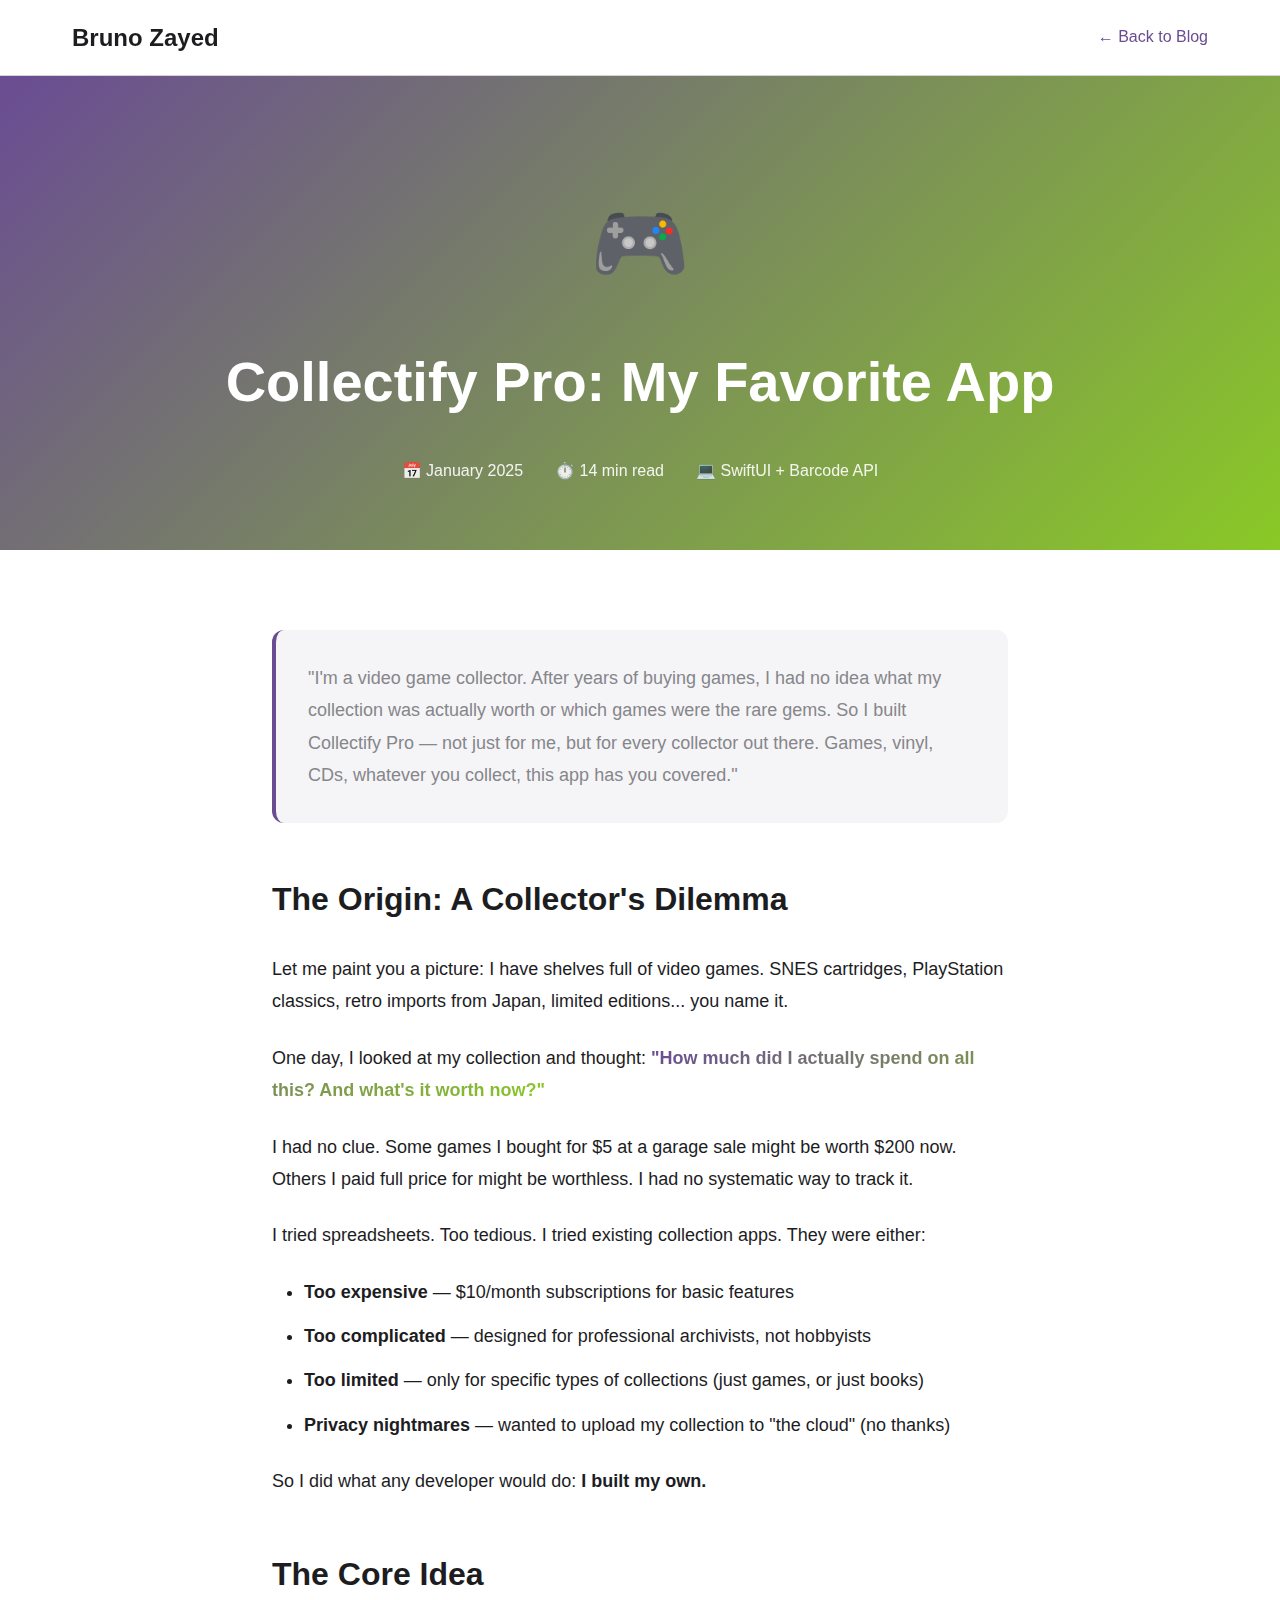
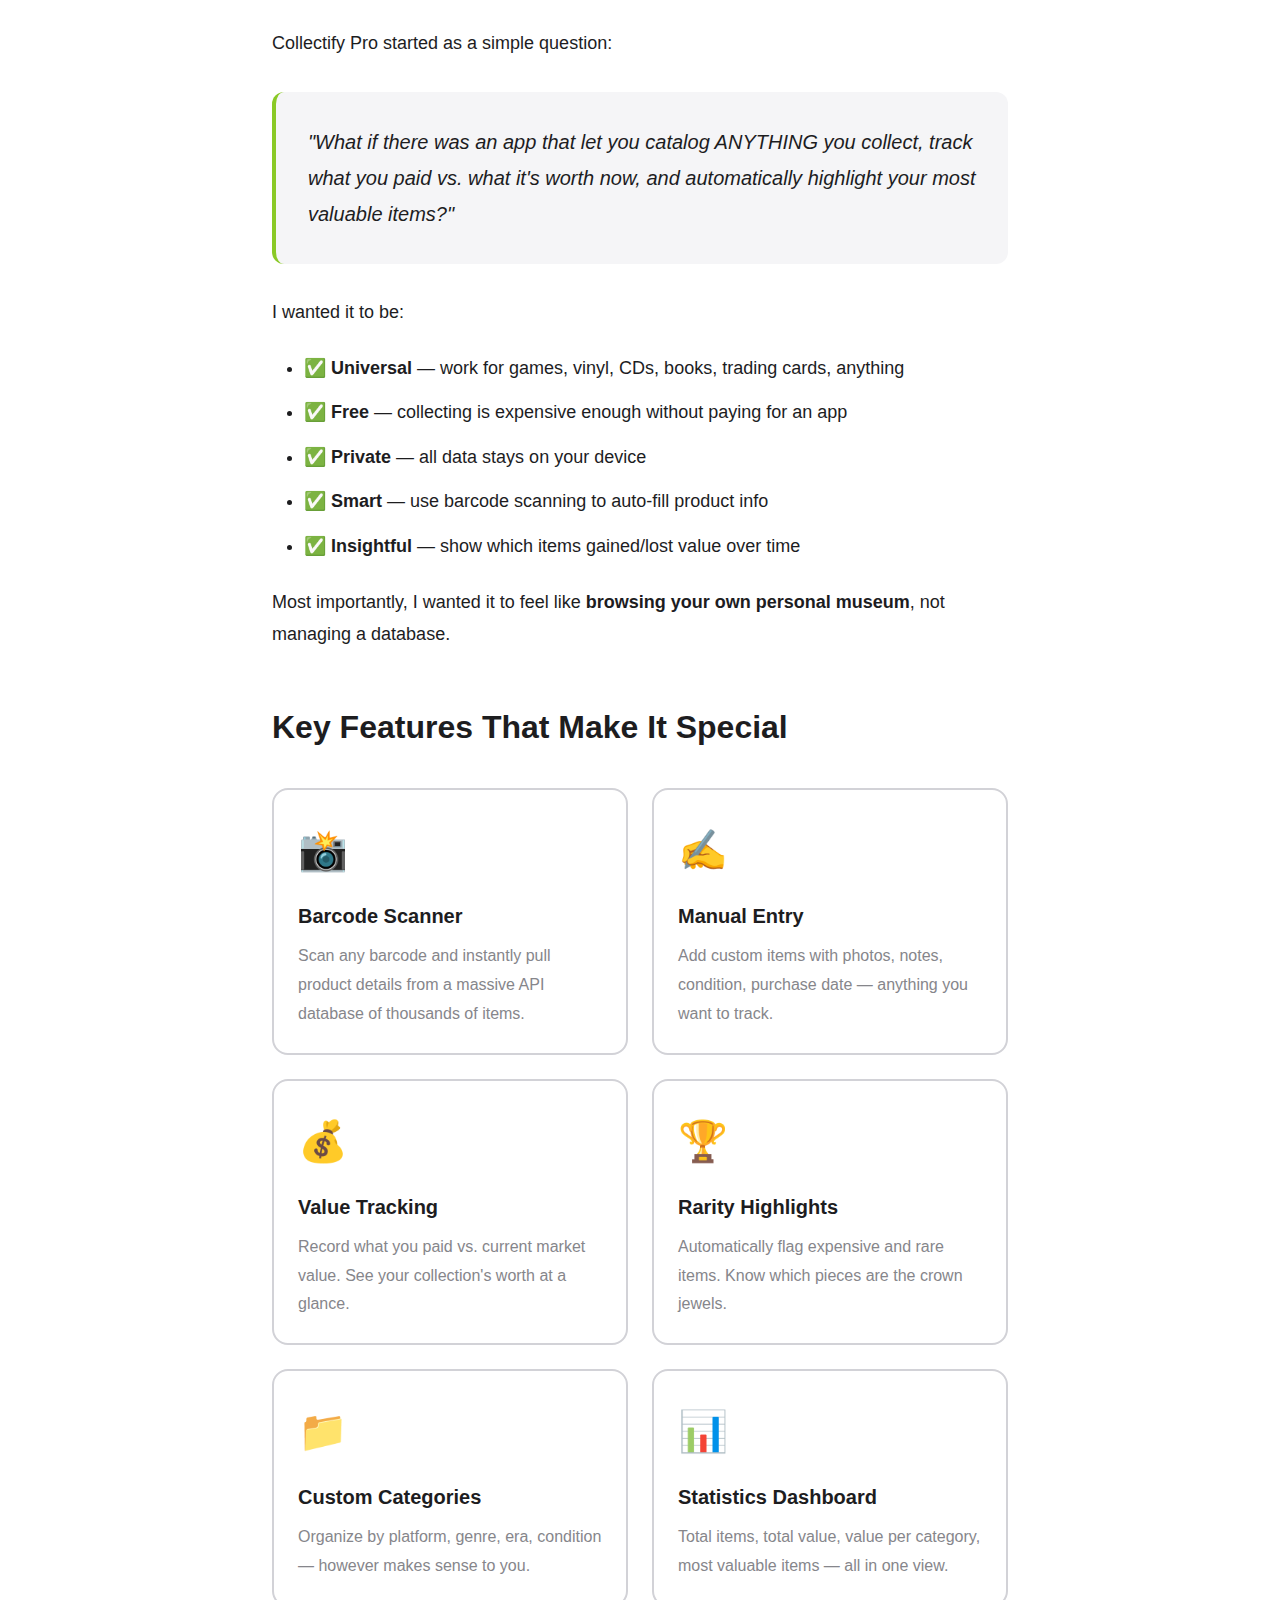
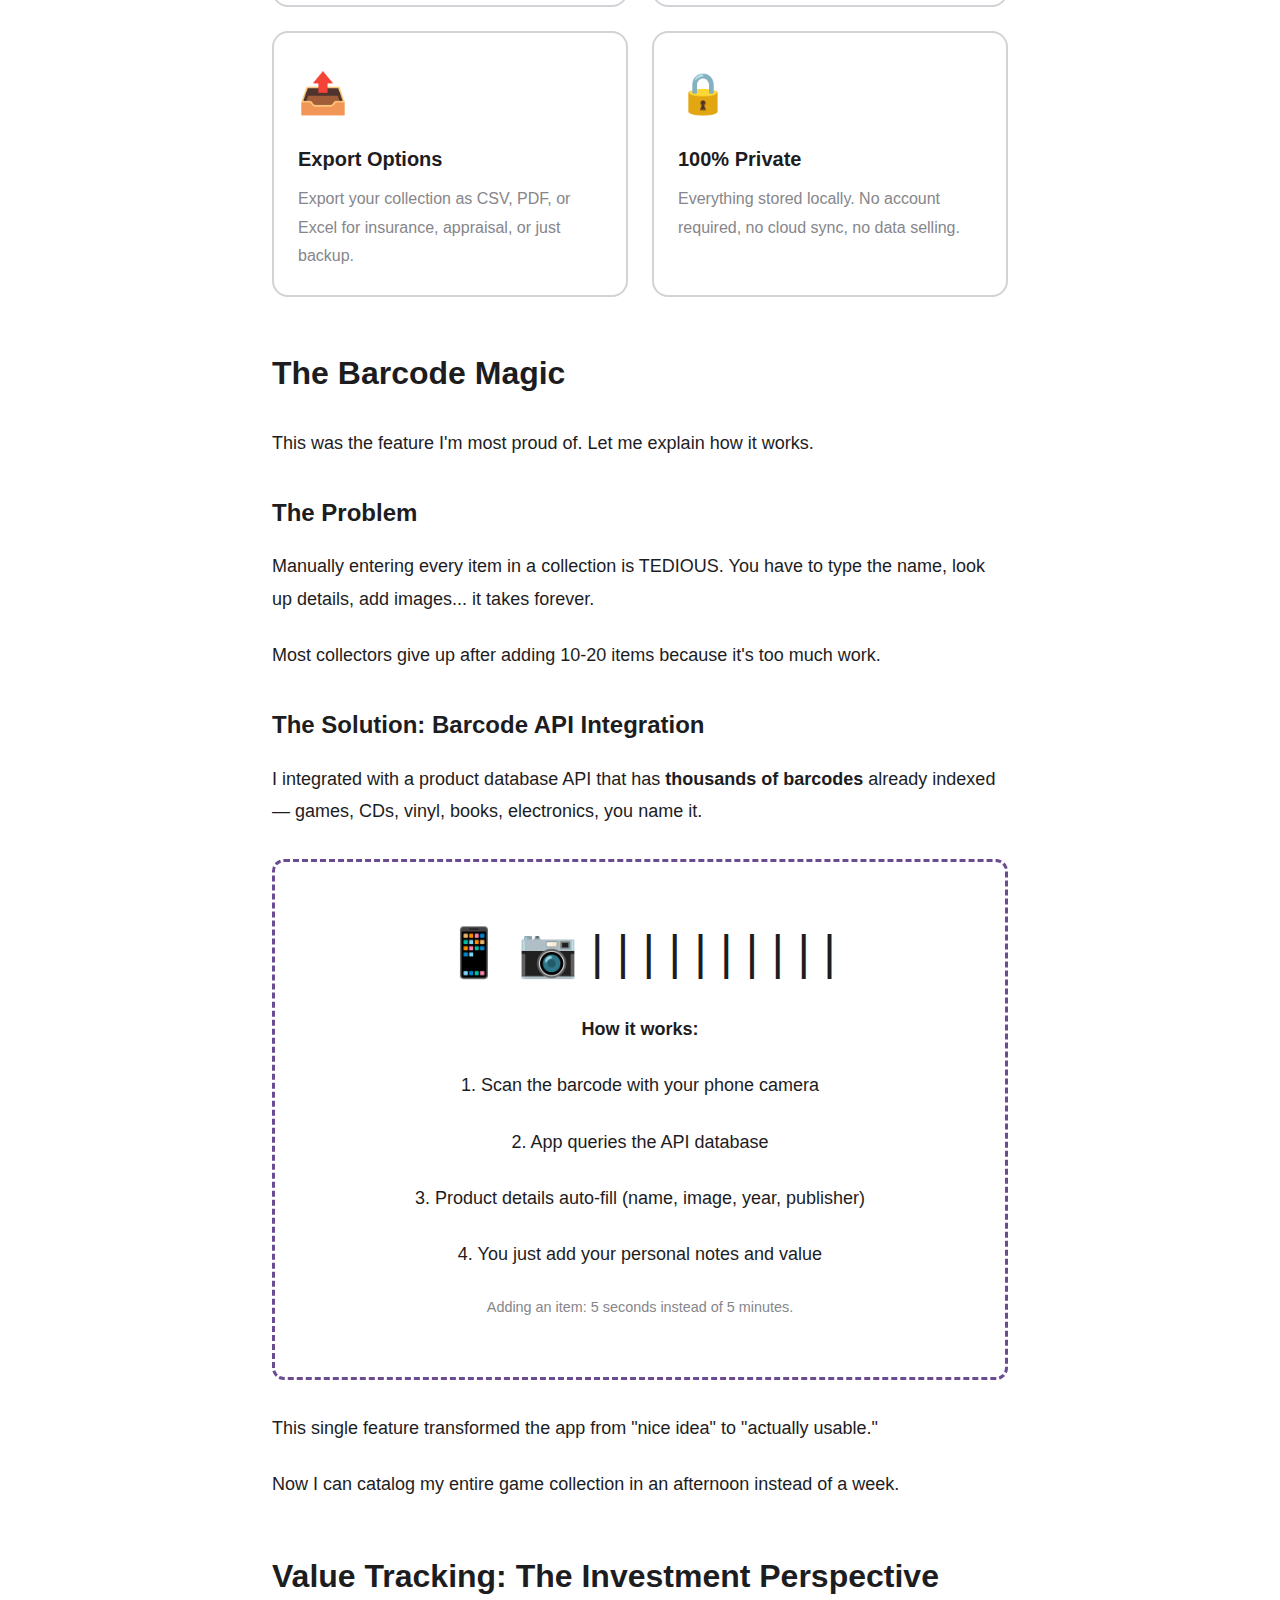
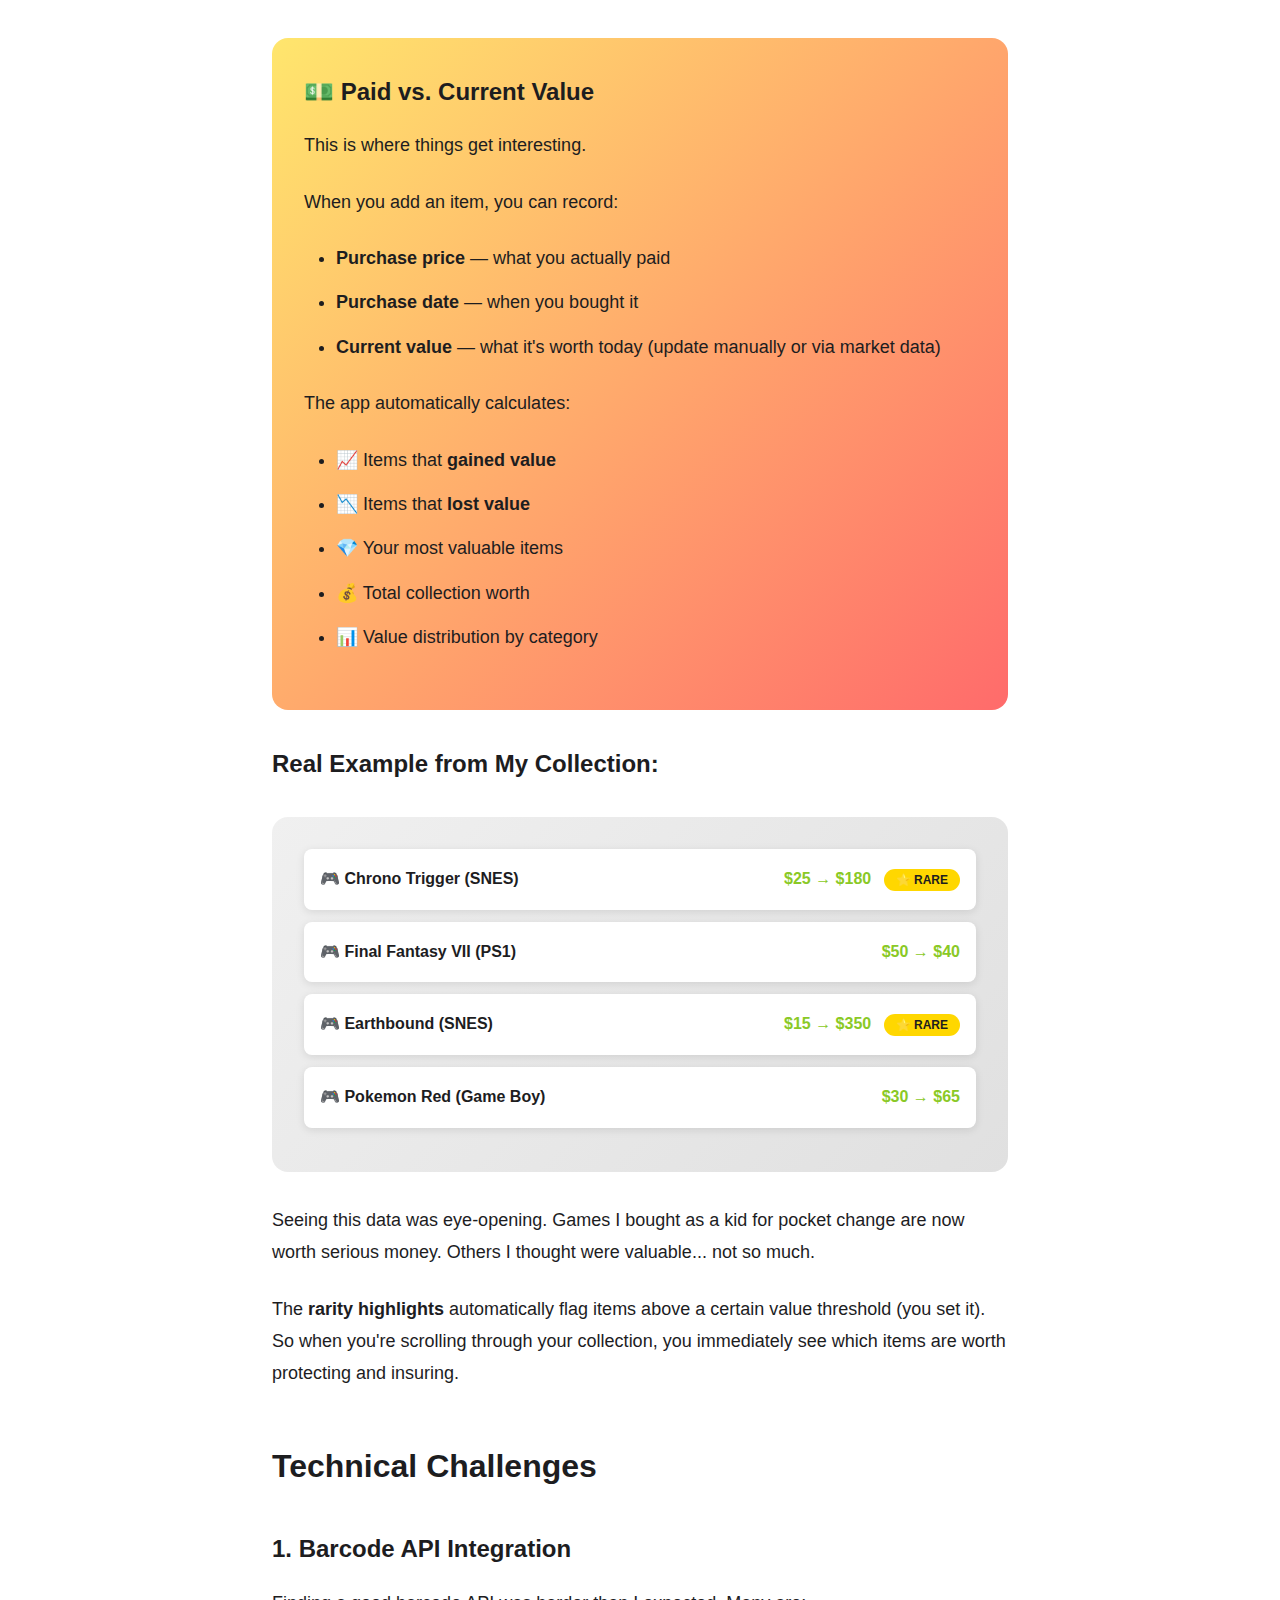
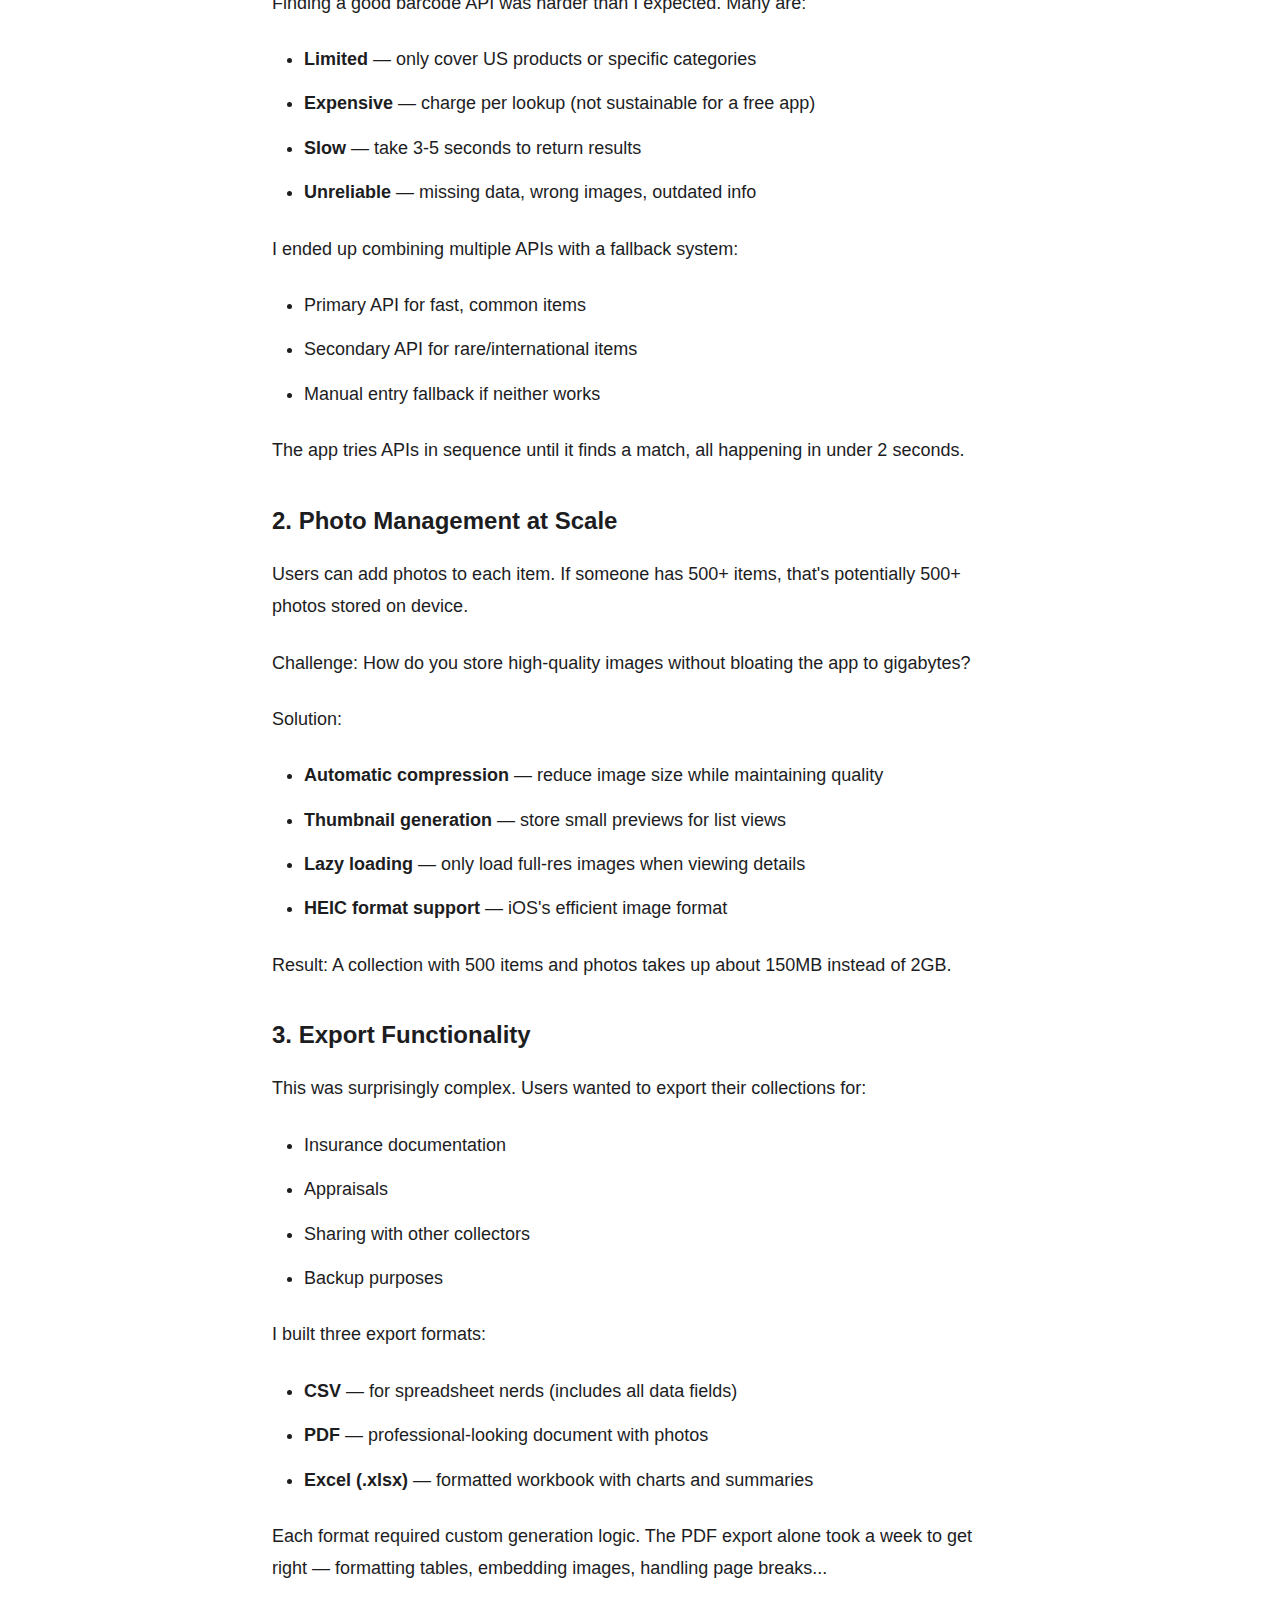
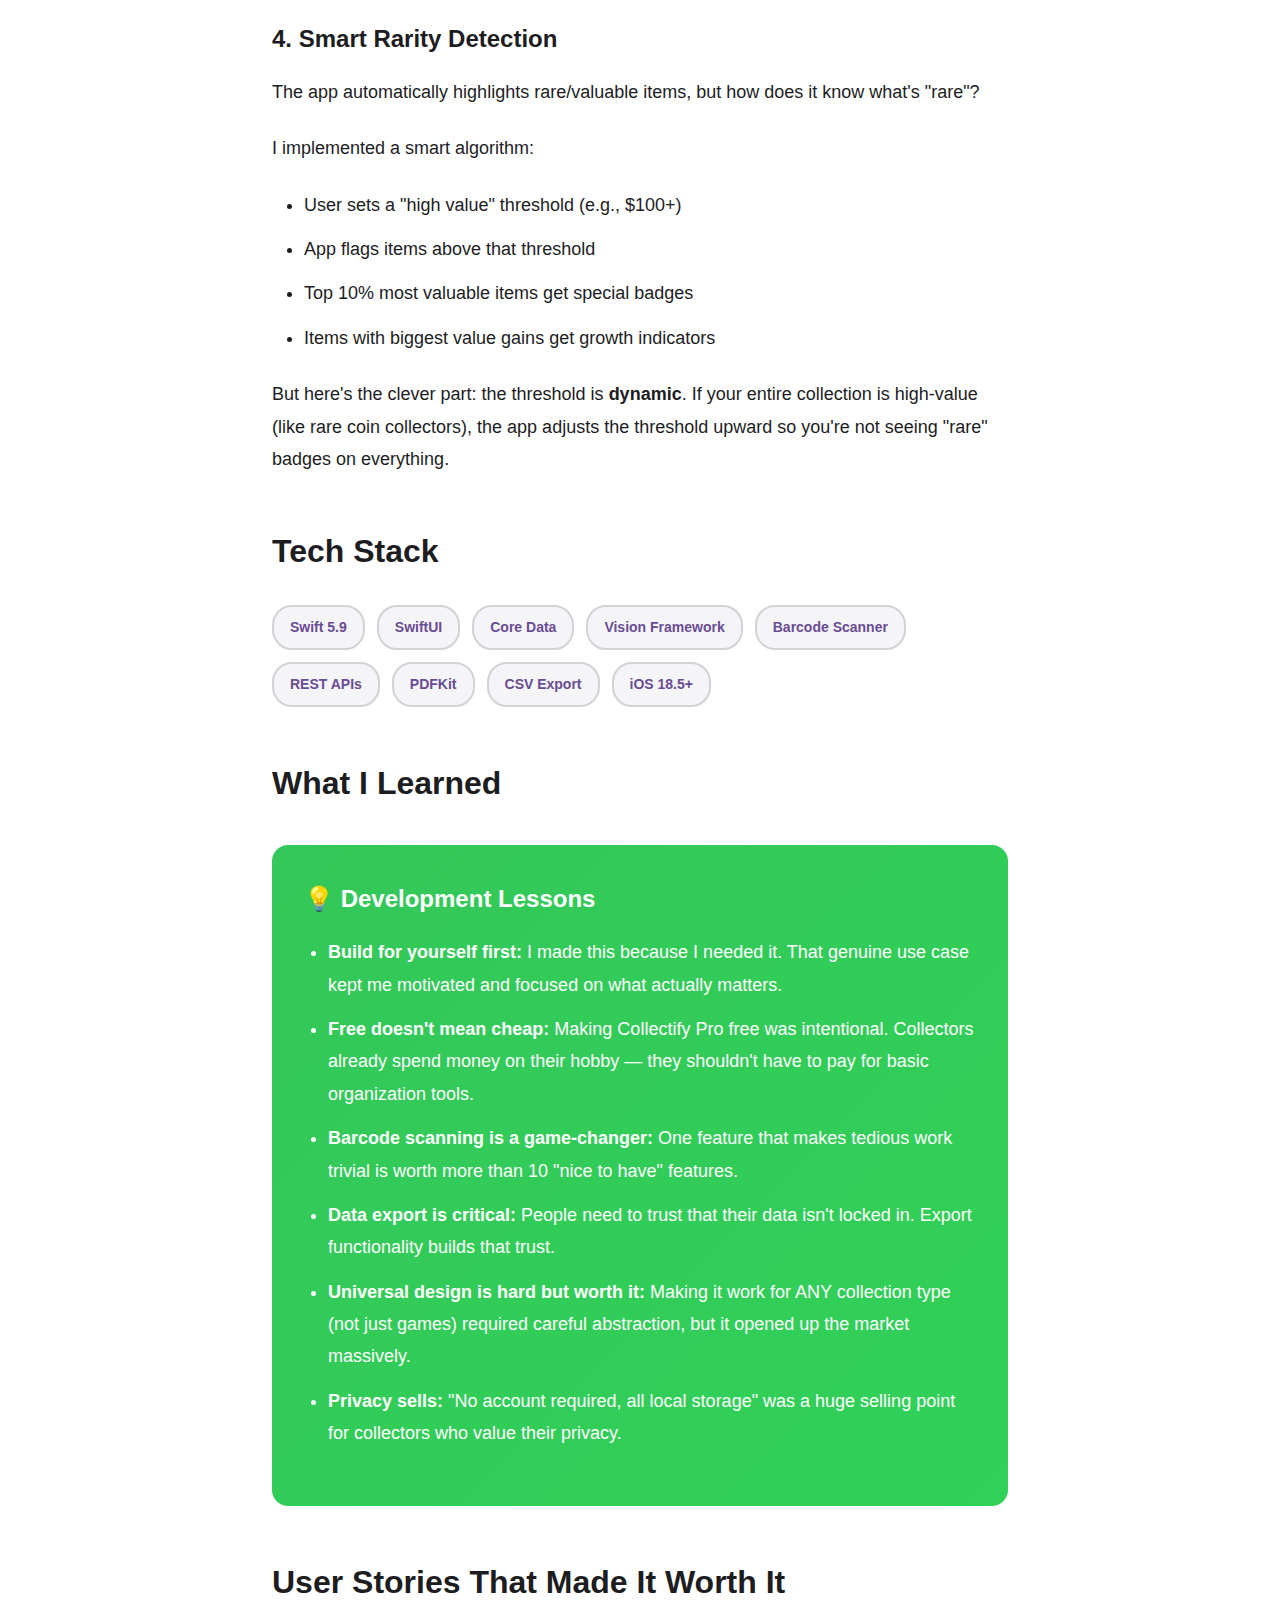
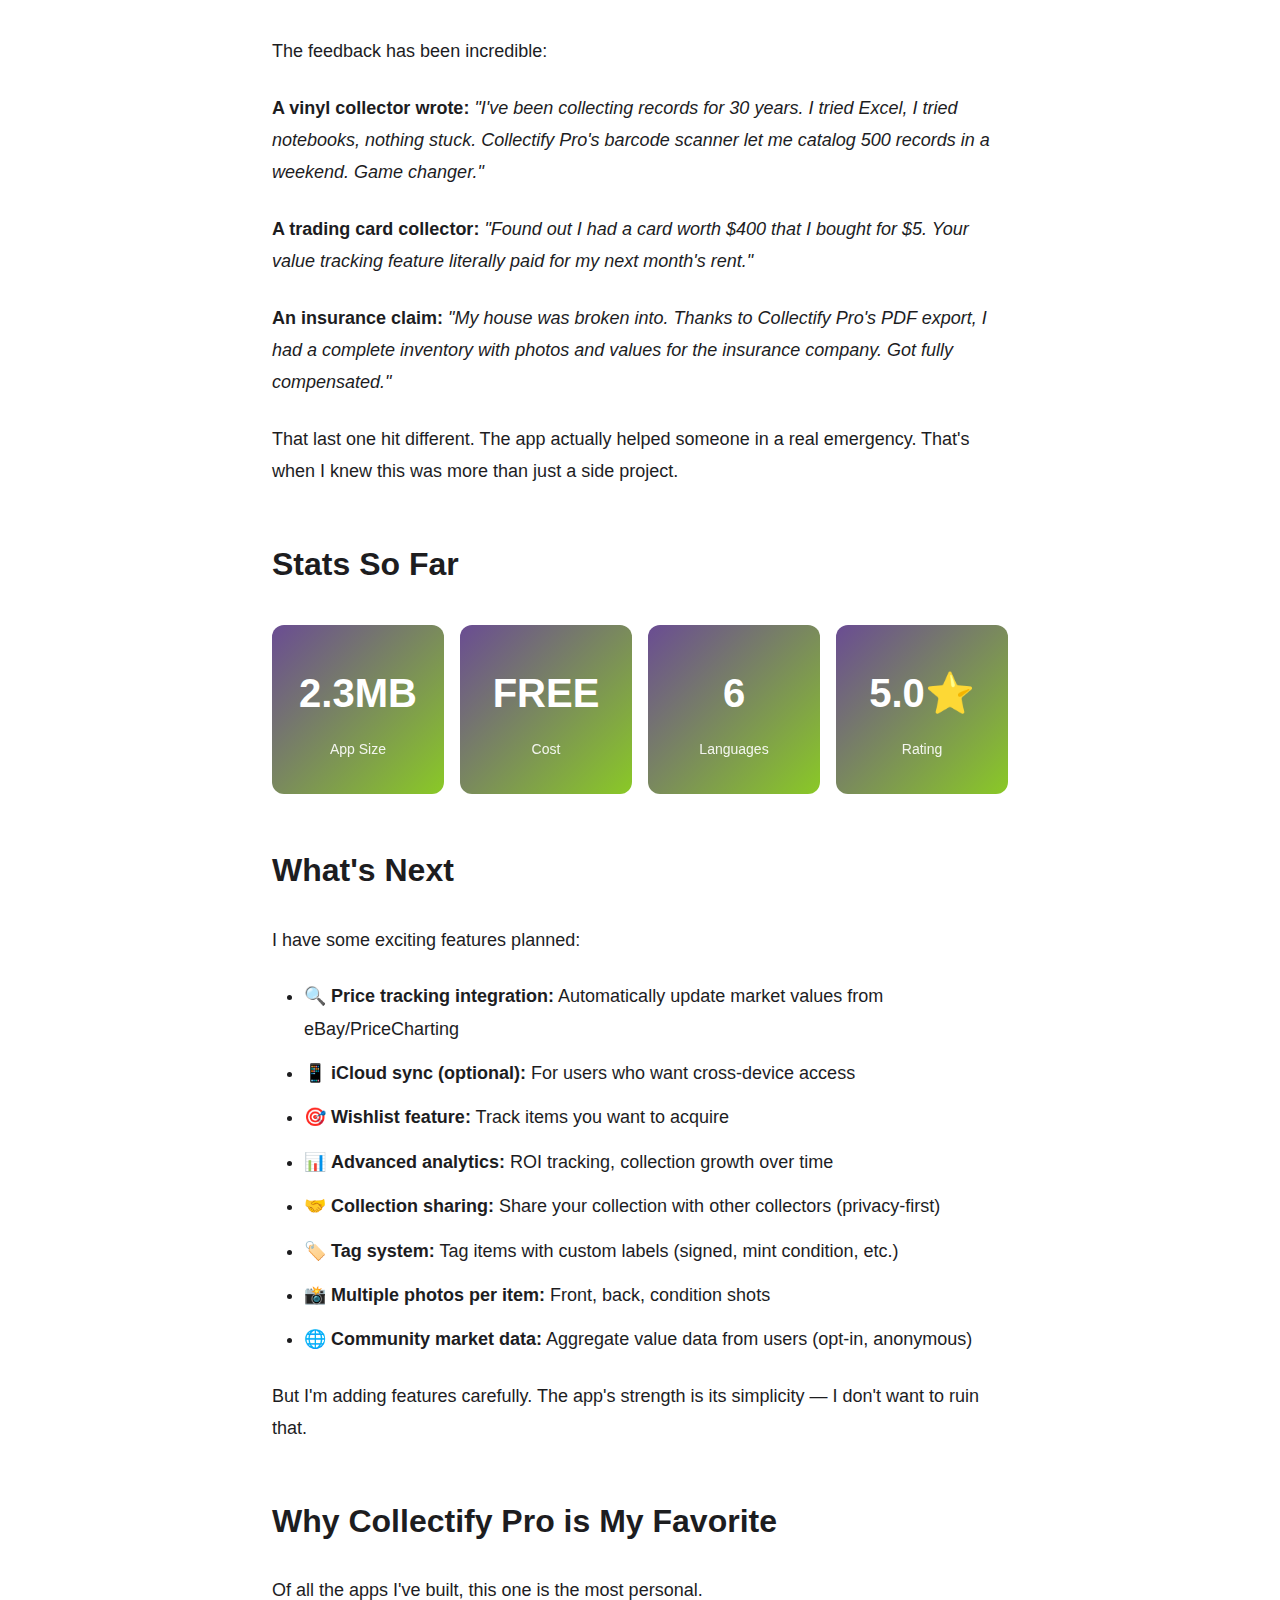
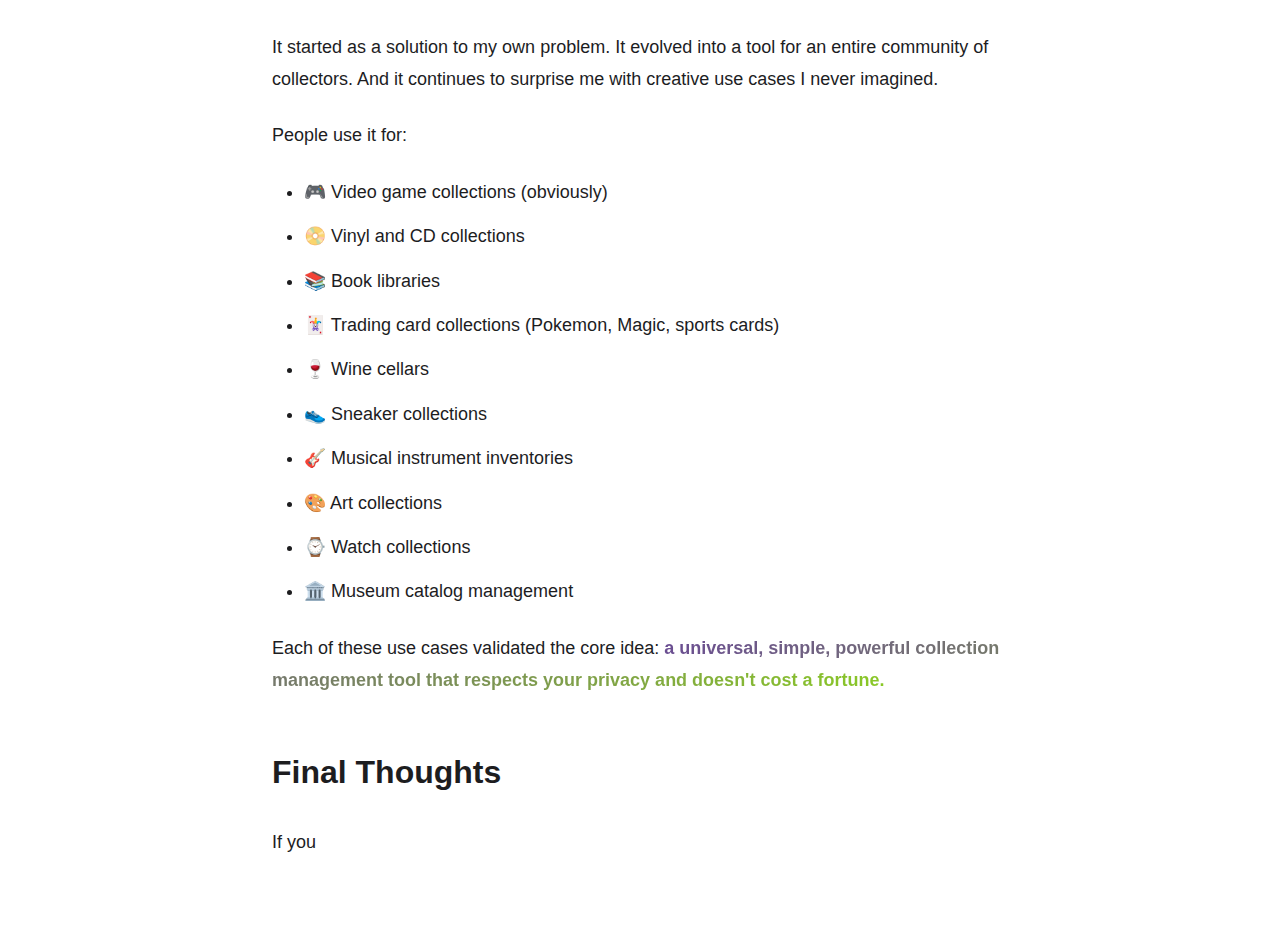
<file: blog/CollectifyPro.html>
<!DOCTYPE html>
<html lang="en">
<head>
    <meta charset="UTF-8">
    <meta name="viewport" content="width=device-width, initial-scale=1.0">
    <title>Collectify Pro: For Every Collector - Bruno Zayed</title>
    <style>
        * {
            margin: 0;
            padding: 0;
            box-sizing: border-box;
        }

        :root {
            --primary: #6A4C93;
            --accent: #8AC926;
            --bg: #ffffff;
            --bg-secondary: #f5f5f7;
            --text: #1d1d1f;
            --text-secondary: #86868b;
            --border: #d2d2d7;
            --success: #34C759;
            --gold: #FFD700;
        }

        body {
            font-family: -apple-system, BlinkMacSystemFont, 'Segoe UI', Roboto, sans-serif;
            line-height: 1.8;
            color: var(--text);
            background: var(--bg);
        }

        nav {
            position: sticky;
            top: 0;
            background: rgba(255, 255, 255, 0.8);
            backdrop-filter: blur(20px);
            border-bottom: 1px solid var(--border);
            z-index: 1000;
            padding: 1rem 0;
        }

        .nav-container {
            max-width: 1200px;
            margin: 0 auto;
            padding: 0 2rem;
            display: flex;
            justify-content: space-between;
            align-items: center;
        }

        .logo {
            font-size: 1.5rem;
            font-weight: 700;
            color: var(--text);
            text-decoration: none;
        }

        .back-link {
            color: var(--primary);
            text-decoration: none;
            font-weight: 500;
        }

        .hero-post {
            background: linear-gradient(135deg, #6A4C93 0%, #8AC926 100%);
            padding: 6rem 2rem 4rem;
            text-align: center;
            color: white;
        }

        .post-icon {
            font-size: 5rem;
            margin-bottom: 1rem;
        }

        .hero-post h1 {
            font-size: clamp(2rem, 5vw, 3.5rem);
            font-weight: 700;
            margin-bottom: 1rem;
        }

        .post-meta-hero {
            display: flex;
            gap: 2rem;
            justify-content: center;
            font-size: 1rem;
            opacity: 0.9;
            margin-top: 1.5rem;
        }

        .container {
            max-width: 800px;
            margin: 0 auto;
            padding: 3rem 2rem;
        }

        .intro-box {
            background: var(--bg-secondary);
            border-left: 4px solid var(--primary);
            padding: 2rem;
            border-radius: 12px;
            margin: 2rem 0 3rem;
            font-size: 1.125rem;
            color: var(--text-secondary);
        }

        h2 {
            font-size: 2rem;
            font-weight: 700;
            margin: 3rem 0 1.5rem;
            color: var(--text);
        }

        h3 {
            font-size: 1.5rem;
            font-weight: 600;
            margin: 2rem 0 1rem;
            color: var(--text);
        }

        p {
            margin-bottom: 1.5rem;
            font-size: 1.125rem;
            line-height: 1.8;
        }

        ul {
            margin: 1rem 0 1.5rem 2rem;
        }

        li {
            margin-bottom: 0.75rem;
            font-size: 1.125rem;
        }

        .highlight {
            background: linear-gradient(135deg, var(--primary), var(--accent));
            -webkit-background-clip: text;
            -webkit-text-fill-color: transparent;
            background-clip: text;
            font-weight: 600;
        }

        .feature-grid {
            display: grid;
            grid-template-columns: repeat(auto-fit, minmax(250px, 1fr));
            gap: 1.5rem;
            margin: 2rem 0;
        }

        .feature-card {
            background: var(--bg);
            border: 2px solid var(--border);
            border-radius: 16px;
            padding: 1.5rem;
            transition: all 0.3s;
        }

        .feature-card:hover {
            border-color: var(--primary);
            transform: translateY(-4px);
            box-shadow: 0 10px 30px rgba(0, 0, 0, 0.1);
        }

        .feature-icon {
            font-size: 2.5rem;
            margin-bottom: 0.75rem;
        }

        .feature-card h4 {
            font-size: 1.25rem;
            margin-bottom: 0.5rem;
            color: var(--text);
        }

        .feature-card p {
            font-size: 1rem;
            color: var(--text-secondary);
            margin: 0;
        }

        .quote-box {
            background: var(--bg-secondary);
            padding: 2rem;
            border-radius: 12px;
            margin: 2rem 0;
            font-size: 1.25rem;
            font-style: italic;
            border-left: 4px solid var(--accent);
        }

        .collection-showcase {
            background: linear-gradient(135deg, #F0F0F0, #E0E0E0);
            padding: 2rem;
            border-radius: 16px;
            margin: 2rem 0;
        }

        .collection-item {
            background: white;
            padding: 1rem;
            border-radius: 8px;
            margin-bottom: 0.75rem;
            display: flex;
            justify-content: space-between;
            align-items: center;
            box-shadow: 0 2px 8px rgba(0, 0, 0, 0.1);
        }

        .item-name {
            font-weight: 600;
        }

        .item-value {
            color: var(--accent);
            font-weight: 700;
        }

        .rare-badge {
            background: var(--gold);
            color: #1d1d1f;
            padding: 0.25rem 0.75rem;
            border-radius: 12px;
            font-size: 0.75rem;
            font-weight: 700;
            margin-left: 0.5rem;
        }

        .stats-grid {
            display: grid;
            grid-template-columns: repeat(auto-fit, minmax(150px, 1fr));
            gap: 1rem;
            margin: 2rem 0;
        }

        .stat-card {
            background: linear-gradient(135deg, var(--primary), var(--accent));
            color: white;
            padding: 2rem 1rem;
            border-radius: 12px;
            text-align: center;
        }

        .stat-number {
            font-size: 2.5rem;
            font-weight: 700;
            margin-bottom: 0.5rem;
        }

        .stat-label {
            font-size: 0.875rem;
            opacity: 0.9;
        }

        .tech-stack {
            display: flex;
            flex-wrap: wrap;
            gap: 0.75rem;
            margin: 1.5rem 0;
        }

        .tech-tag {
            background: var(--bg-secondary);
            padding: 0.5rem 1rem;
            border-radius: 20px;
            font-size: 0.875rem;
            font-weight: 600;
            color: var(--primary);
            border: 2px solid var(--border);
        }

        .lesson-box {
            background: linear-gradient(135deg, #34C759, #30D158);
            color: white;
            padding: 2rem;
            border-radius: 16px;
            margin: 2rem 0;
        }

        .lesson-box h3 {
            color: white;
            margin-top: 0;
        }

        .lesson-box ul {
            margin-left: 1.5rem;
        }

        .lesson-box li {
            margin-bottom: 0.75rem;
            font-size: 1.125rem;
        }

        .barcode-demo {
            background: white;
            border: 3px dashed var(--primary);
            padding: 2rem;
            border-radius: 12px;
            text-align: center;
            margin: 2rem 0;
        }

        .barcode-visual {
            font-size: 3rem;
            margin: 1rem 0;
        }

        .value-tracker {
            background: linear-gradient(135deg, #FFE66D, #FF6B6B);
            padding: 2rem;
            border-radius: 16px;
            margin: 2rem 0;
            color: #1d1d1f;
        }

        .value-tracker h3 {
            color: #1d1d1f;
            margin-top: 0;
        }

        .cta-section {
            background: var(--bg-secondary);
            padding: 3rem 2rem;
            border-radius: 20px;
            text-align: center;
            margin: 3rem 0;
        }

        .cta-section h3 {
            margin: 0 0 1rem;
        }

        .btn {
            display: inline-block;
            padding: 1rem 2rem;
            background: var(--primary);
            color: white;
            text-decoration: none;
            border-radius: 12px;
            font-weight: 600;
            margin: 0.5rem;
            transition: all 0.3s;
        }

        .btn:hover {
            background: #553D7A;
            transform: translateY(-2px);
            box-shadow: 0 10px 20px rgba(106, 76, 147, 0.3);
        }

        .btn-secondary {
            background: var(--bg);
            color: var(--text);
            border: 2px solid var(--border);
        }

        .btn-secondary:hover {
            background: var(--border);
            box-shadow: none;
        }

        footer {
            background: var(--bg-secondary);
            padding: 2rem;
            margin-top: 4rem;
            text-align: center;
            color: var(--text-secondary);
        }

        @media (max-width: 768px) {
            .hero-post {
                padding: 3rem 1rem 2rem;
            }

            .container {
                padding: 2rem 1rem;
            }

            .post-meta-hero {
                flex-direction: column;
                gap: 0.5rem;
            }
        }
    </style>
</head>
<body>
    <nav>
        <div class="nav-container">
            <a href="../index.html" class="logo">Bruno Zayed</a>
            <a href="../index.html#blog" class="back-link">← Back to Blog</a>
        </div>
    </nav>

    <div class="hero-post">
        <div class="post-icon">🎮</div>
        <h1>Collectify Pro: My Favorite App</h1>
        <div class="post-meta-hero">
            <span>📅 January 2025</span>
            <span>⏱️ 14 min read</span>
            <span>💻 SwiftUI + Barcode API</span>
        </div>
    </div>

    <div class="container">
        <div class="intro-box">
            "I'm a video game collector. After years of buying games, I had no idea what my collection was actually worth or which games were the rare gems. So I built Collectify Pro — not just for me, but for every collector out there. Games, vinyl, CDs, whatever you collect, this app has you covered."
        </div>

        <h2>The Origin: A Collector's Dilemma</h2>
        <p>Let me paint you a picture: I have shelves full of video games. SNES cartridges, PlayStation classics, retro imports from Japan, limited editions... you name it.</p>

        <p>One day, I looked at my collection and thought: <span class="highlight">"How much did I actually spend on all this? And what's it worth now?"</span></p>

        <p>I had no clue. Some games I bought for $5 at a garage sale might be worth $200 now. Others I paid full price for might be worthless. I had no systematic way to track it.</p>

        <p>I tried spreadsheets. Too tedious. I tried existing collection apps. They were either:</p>

        <ul>
            <li><strong>Too expensive</strong> — $10/month subscriptions for basic features</li>
            <li><strong>Too complicated</strong> — designed for professional archivists, not hobbyists</li>
            <li><strong>Too limited</strong> — only for specific types of collections (just games, or just books)</li>
            <li><strong>Privacy nightmares</strong> — wanted to upload my collection to "the cloud" (no thanks)</li>
        </ul>

        <p>So I did what any developer would do: <strong>I built my own.</strong></p>

        <h2>The Core Idea</h2>

        <p>Collectify Pro started as a simple question:</p>

        <div class="quote-box">
            "What if there was an app that let you catalog ANYTHING you collect, track what you paid vs. what it's worth now, and automatically highlight your most valuable items?"
        </div>

        <p>I wanted it to be:</p>

        <ul>
            <li>✅ <strong>Universal</strong> — work for games, vinyl, CDs, books, trading cards, anything</li>
            <li>✅ <strong>Free</strong> — collecting is expensive enough without paying for an app</li>
            <li>✅ <strong>Private</strong> — all data stays on your device</li>
            <li>✅ <strong>Smart</strong> — use barcode scanning to auto-fill product info</li>
            <li>✅ <strong>Insightful</strong> — show which items gained/lost value over time</li>
        </ul>

        <p>Most importantly, I wanted it to feel like <strong>browsing your own personal museum</strong>, not managing a database.</p>

        <h2>Key Features That Make It Special</h2>

        <div class="feature-grid">
            <div class="feature-card">
                <div class="feature-icon">📸</div>
                <h4>Barcode Scanner</h4>
                <p>Scan any barcode and instantly pull product details from a massive API database of thousands of items.</p>
            </div>

            <div class="feature-card">
                <div class="feature-icon">✍️</div>
                <h4>Manual Entry</h4>
                <p>Add custom items with photos, notes, condition, purchase date — anything you want to track.</p>
            </div>

            <div class="feature-card">
                <div class="feature-icon">💰</div>
                <h4>Value Tracking</h4>
                <p>Record what you paid vs. current market value. See your collection's worth at a glance.</p>
            </div>

            <div class="feature-card">
                <div class="feature-icon">🏆</div>
                <h4>Rarity Highlights</h4>
                <p>Automatically flag expensive and rare items. Know which pieces are the crown jewels.</p>
            </div>

            <div class="feature-card">
                <div class="feature-icon">📁</div>
                <h4>Custom Categories</h4>
                <p>Organize by platform, genre, era, condition — however makes sense to you.</p>
            </div>

            <div class="feature-card">
                <div class="feature-icon">📊</div>
                <h4>Statistics Dashboard</h4>
                <p>Total items, total value, value per category, most valuable items — all in one view.</p>
            </div>

            <div class="feature-card">
                <div class="feature-icon">📤</div>
                <h4>Export Options</h4>
                <p>Export your collection as CSV, PDF, or Excel for insurance, appraisal, or just backup.</p>
            </div>

            <div class="feature-card">
                <div class="feature-icon">🔒</div>
                <h4>100% Private</h4>
                <p>Everything stored locally. No account required, no cloud sync, no data selling.</p>
            </div>
        </div>

        <h2>The Barcode Magic</h2>

        <p>This was the feature I'm most proud of. Let me explain how it works.</p>

        <h3>The Problem</h3>
        <p>Manually entering every item in a collection is TEDIOUS. You have to type the name, look up details, add images... it takes forever.</p>

        <p>Most collectors give up after adding 10-20 items because it's too much work.</p>

        <h3>The Solution: Barcode API Integration</h3>
        <p>I integrated with a product database API that has <strong>thousands of barcodes</strong> already indexed — games, CDs, vinyl, books, electronics, you name it.</p>

        <div class="barcode-demo">
            <div class="barcode-visual">📱 📷 | | | | | | | | | |</div>
            <p><strong>How it works:</strong></p>
            <p>1. Scan the barcode with your phone camera</p>
            <p>2. App queries the API database</p>
            <p>3. Product details auto-fill (name, image, year, publisher)</p>
            <p>4. You just add your personal notes and value</p>
            <p style="margin-top: 1rem; font-size: 0.9rem; color: var(--text-secondary);">Adding an item: 5 seconds instead of 5 minutes.</p>
        </div>

        <p>This single feature transformed the app from "nice idea" to "actually usable."</p>

        <p>Now I can catalog my entire game collection in an afternoon instead of a week.</p>

        <h2>Value Tracking: The Investment Perspective</h2>

        <div class="value-tracker">
            <h3>💵 Paid vs. Current Value</h3>
            <p>This is where things get interesting.</p>
            
            <p>When you add an item, you can record:</p>
            <ul style="color: #1d1d1f;">
                <li><strong>Purchase price</strong> — what you actually paid</li>
                <li><strong>Purchase date</strong> — when you bought it</li>
                <li><strong>Current value</strong> — what it's worth today (update manually or via market data)</li>
            </ul>

            <p>The app automatically calculates:</p>
            <ul style="color: #1d1d1f;">
                <li>📈 Items that <strong>gained value</strong></li>
                <li>📉 Items that <strong>lost value</strong></li>
                <li>💎 Your most valuable items</li>
                <li>💰 Total collection worth</li>
                <li>📊 Value distribution by category</li>
            </ul>
        </div>

        <h3>Real Example from My Collection:</h3>

        <div class="collection-showcase">
            <div class="collection-item">
                <span class="item-name">🎮 Chrono Trigger (SNES)</span>
                <span class="item-value">$25 → $180 <span class="rare-badge">⭐ RARE</span></span>
            </div>
            <div class="collection-item">
                <span class="item-name">🎮 Final Fantasy VII (PS1)</span>
                <span class="item-value">$50 → $40</span>
            </div>
            <div class="collection-item">
                <span class="item-name">🎮 Earthbound (SNES)</span>
                <span class="item-value">$15 → $350 <span class="rare-badge">⭐ RARE</span></span>
            </div>
            <div class="collection-item">
                <span class="item-name">🎮 Pokemon Red (Game Boy)</span>
                <span class="item-value">$30 → $65</span>
            </div>
        </div>

        <p>Seeing this data was eye-opening. Games I bought as a kid for pocket change are now worth serious money. Others I thought were valuable... not so much.</p>

        <p>The <strong>rarity highlights</strong> automatically flag items above a certain value threshold (you set it). So when you're scrolling through your collection, you immediately see which items are worth protecting and insuring.</p>

        <h2>Technical Challenges</h2>

        <h3>1. Barcode API Integration</h3>
        <p>Finding a good barcode API was harder than I expected. Many are:</p>

        <ul>
            <li><strong>Limited</strong> — only cover US products or specific categories</li>
            <li><strong>Expensive</strong> — charge per lookup (not sustainable for a free app)</li>
            <li><strong>Slow</strong> — take 3-5 seconds to return results</li>
            <li><strong>Unreliable</strong> — missing data, wrong images, outdated info</li>
        </ul>

        <p>I ended up combining multiple APIs with a fallback system:</p>

        <ul>
            <li>Primary API for fast, common items</li>
            <li>Secondary API for rare/international items</li>
            <li>Manual entry fallback if neither works</li>
        </ul>

        <p>The app tries APIs in sequence until it finds a match, all happening in under 2 seconds.</p>

        <h3>2. Photo Management at Scale</h3>
        <p>Users can add photos to each item. If someone has 500+ items, that's potentially 500+ photos stored on device.</p>

        <p>Challenge: How do you store high-quality images without bloating the app to gigabytes?</p>

        <p>Solution:</p>

        <ul>
            <li><strong>Automatic compression</strong> — reduce image size while maintaining quality</li>
            <li><strong>Thumbnail generation</strong> — store small previews for list views</li>
            <li><strong>Lazy loading</strong> — only load full-res images when viewing details</li>
            <li><strong>HEIC format support</strong> — iOS's efficient image format</li>
        </ul>

        <p>Result: A collection with 500 items and photos takes up about 150MB instead of 2GB.</p>

        <h3>3. Export Functionality</h3>
        <p>This was surprisingly complex. Users wanted to export their collections for:</p>

        <ul>
            <li>Insurance documentation</li>
            <li>Appraisals</li>
            <li>Sharing with other collectors</li>
            <li>Backup purposes</li>
        </ul>

        <p>I built three export formats:</p>

        <ul>
            <li><strong>CSV</strong> — for spreadsheet nerds (includes all data fields)</li>
            <li><strong>PDF</strong> — professional-looking document with photos</li>
            <li><strong>Excel (.xlsx)</strong> — formatted workbook with charts and summaries</li>
        </ul>

        <p>Each format required custom generation logic. The PDF export alone took a week to get right — formatting tables, embedding images, handling page breaks...</p>

        <h3>4. Smart Rarity Detection</h3>
        <p>The app automatically highlights rare/valuable items, but how does it know what's "rare"?</p>

        <p>I implemented a smart algorithm:</p>

        <ul>
            <li>User sets a "high value" threshold (e.g., $100+)</li>
            <li>App flags items above that threshold</li>
            <li>Top 10% most valuable items get special badges</li>
            <li>Items with biggest value gains get growth indicators</li>
        </ul>

        <p>But here's the clever part: the threshold is <strong>dynamic</strong>. If your entire collection is high-value (like rare coin collectors), the app adjusts the threshold upward so you're not seeing "rare" badges on everything.</p>

        <h2>Tech Stack</h2>

        <div class="tech-stack">
            <span class="tech-tag">Swift 5.9</span>
            <span class="tech-tag">SwiftUI</span>
            <span class="tech-tag">Core Data</span>
            <span class="tech-tag">Vision Framework</span>
            <span class="tech-tag">Barcode Scanner</span>
            <span class="tech-tag">REST APIs</span>
            <span class="tech-tag">PDFKit</span>
            <span class="tech-tag">CSV Export</span>
            <span class="tech-tag">iOS 18.5+</span>
        </div>

        <h2>What I Learned</h2>

        <div class="lesson-box">
            <h3>💡 Development Lessons</h3>
            <ul>
                <li><strong>Build for yourself first:</strong> I made this because I needed it. That genuine use case kept me motivated and focused on what actually matters.</li>
                <li><strong>Free doesn't mean cheap:</strong> Making Collectify Pro free was intentional. Collectors already spend money on their hobby — they shouldn't have to pay for basic organization tools.</li>
                <li><strong>Barcode scanning is a game-changer:</strong> One feature that makes tedious work trivial is worth more than 10 "nice to have" features.</li>
                <li><strong>Data export is critical:</strong> People need to trust that their data isn't locked in. Export functionality builds that trust.</li>
                <li><strong>Universal design is hard but worth it:</strong> Making it work for ANY collection type (not just games) required careful abstraction, but it opened up the market massively.</li>
                <li><strong>Privacy sells:</strong> "No account required, all local storage" was a huge selling point for collectors who value their privacy.</li>
            </ul>
        </div>

        <h2>User Stories That Made It Worth It</h2>

        <p>The feedback has been incredible:</p>

        <p><strong>A vinyl collector wrote:</strong> <em>"I've been collecting records for 30 years. I tried Excel, I tried notebooks, nothing stuck. Collectify Pro's barcode scanner let me catalog 500 records in a weekend. Game changer."</em></p>

        <p><strong>A trading card collector:</strong> <em>"Found out I had a card worth $400 that I bought for $5. Your value tracking feature literally paid for my next month's rent."</em></p>

        <p><strong>An insurance claim:</strong> <em>"My house was broken into. Thanks to Collectify Pro's PDF export, I had a complete inventory with photos and values for the insurance company. Got fully compensated."</em></p>

        <p>That last one hit different. The app actually helped someone in a real emergency. That's when I knew this was more than just a side project.</p>

        <h2>Stats So Far</h2>

        <div class="stats-grid">
            <div class="stat-card">
                <div class="stat-number">2.3MB</div>
                <div class="stat-label">App Size</div>
            </div>
            <div class="stat-card">
                <div class="stat-number">FREE</div>
                <div class="stat-label">Cost</div>
            </div>
            <div class="stat-card">
                <div class="stat-number">6</div>
                <div class="stat-label">Languages</div>
            </div>
            <div class="stat-card">
                <div class="stat-number">5.0⭐</div>
                <div class="stat-label">Rating</div>
            </div>
        </div>

        <h2>What's Next</h2>

        <p>I have some exciting features planned:</p>

        <ul>
            <li>🔍 <strong>Price tracking integration:</strong> Automatically update market values from eBay/PriceCharting</li>
            <li>📱 <strong>iCloud sync (optional):</strong> For users who want cross-device access</li>
            <li>🎯 <strong>Wishlist feature:</strong> Track items you want to acquire</li>
            <li>📊 <strong>Advanced analytics:</strong> ROI tracking, collection growth over time</li>
            <li>🤝 <strong>Collection sharing:</strong> Share your collection with other collectors (privacy-first)</li>
            <li>🏷️ <strong>Tag system:</strong> Tag items with custom labels (signed, mint condition, etc.)</li>
            <li>📸 <strong>Multiple photos per item:</strong> Front, back, condition shots</li>
            <li>🌐 <strong>Community market data:</strong> Aggregate value data from users (opt-in, anonymous)</li>
        </ul>

        <p>But I'm adding features carefully. The app's strength is its simplicity — I don't want to ruin that.</p>

        <h2>Why Collectify Pro is My Favorite</h2>

        <p>Of all the apps I've built, this one is the most personal.</p>

        <p>It started as a solution to my own problem. It evolved into a tool for an entire community of collectors. And it continues to surprise me with creative use cases I never imagined.</p>

        <p>People use it for:</p>

        <ul>
            <li>🎮 Video game collections (obviously)</li>
            <li>📀 Vinyl and CD collections</li>
            <li>📚 Book libraries</li>
            <li>🃏 Trading card collections (Pokemon, Magic, sports cards)</li>
            <li>🍷 Wine cellars</li>
            <li>👟 Sneaker collections</li>
            <li>🎸 Musical instrument inventories</li>
            <li>🎨 Art collections</li>
            <li>⌚ Watch collections</li>
            <li>🏛️ Museum catalog management</li>
        </ul>

        <p>Each of these use cases validated the core idea: <span class="highlight">a universal, simple, powerful collection management tool that respects your privacy and doesn't cost a fortune.</span></p>

        <h2>Final Thoughts</h2>

        <p>If you
</file>
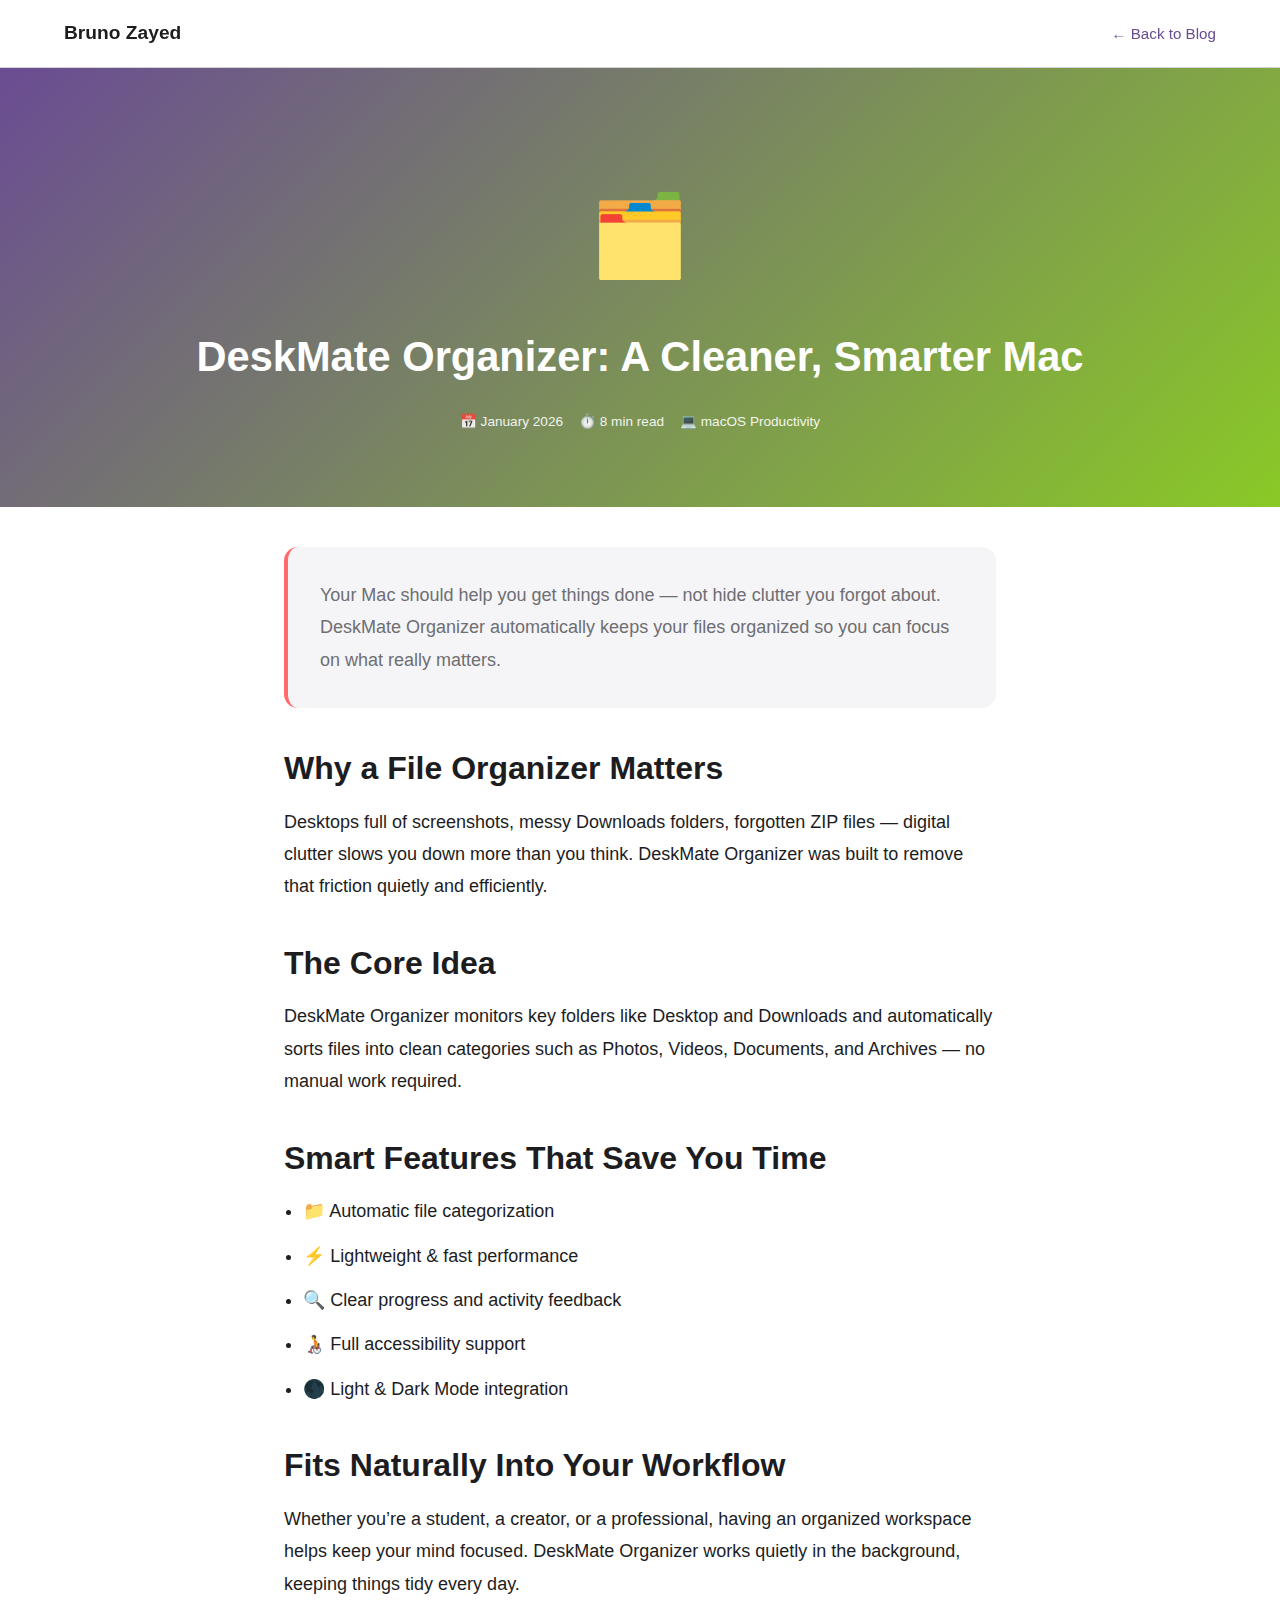
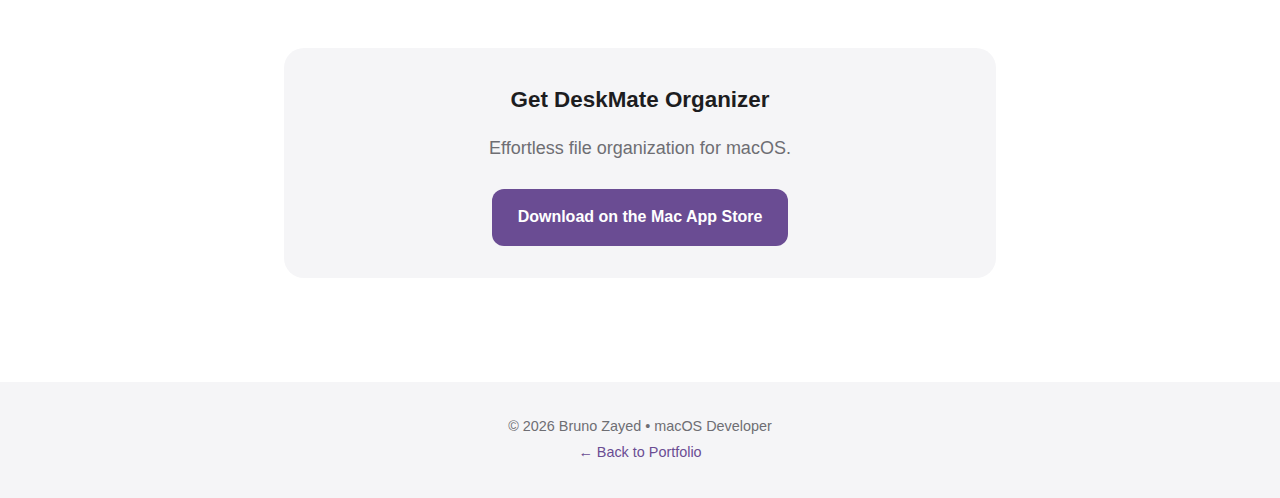
<file: blog/deskmate.html>
<!DOCTYPE html>
<html lang="en">
<head>
    <meta charset="UTF-8">
    <meta name="viewport" content="width=device-width, initial-scale=1.0">
    <title>DeskMate Organizer: A Better Way to Tidy Your Mac — Bruno Zayed</title>

    <style>
        /* =====================
           RESET & VARIABLES
        ====================== */
        * {
            margin: 0;
            padding: 0;
            box-sizing: border-box;
        }

        :root {
            --primary: #6A4C93;
            --accent: #8AC926;
            --bg: #ffffff;
            --bg-secondary: #f5f5f7;
            --text: #1d1d1f;
            --text-secondary: #6e6e73;
            --border: #d2d2d7;
            --highlight: #FF6B6B;
        }

        body {
            font-family: -apple-system, BlinkMacSystemFont, 'Segoe UI', Roboto, sans-serif;
            background: var(--bg);
            color: var(--text);
            line-height: 1.6;
            -webkit-font-smoothing: antialiased;
        }

        a {
            color: var(--primary);
            text-decoration: none;
        }

        /* =====================
           NAV (MOBILE FIRST)
        ====================== */
        nav {
            position: sticky;
            top: 0;
            z-index: 1000;
            background: rgba(255, 255, 255, 0.9);
            backdrop-filter: blur(20px);
            border-bottom: 1px solid var(--border);
        }

        .nav-container {
            max-width: 1200px;
            margin: 0 auto;
            padding: 1rem 1.5rem;
            display: flex;
            justify-content: space-between;
            align-items: center;
        }

        .logo {
            font-weight: 700;
            font-size: 1.2rem;
            color: var(--text);
        }

        .back-link {
            font-weight: 500;
            font-size: 0.95rem;
        }

        /* =====================
           HERO (MOBILE FIRST)
        ====================== */
        .hero-post {
            background: linear-gradient(135deg, var(--primary), var(--accent));
            text-align: center;
            color: white;
            padding: 3.5rem 1.5rem 3rem;
        }

        .post-icon {
            font-size: 3.5rem;
            margin-bottom: 0.75rem;
        }

        .hero-post h1 {
            font-size: clamp(1.8rem, 6vw, 2.6rem);
            font-weight: 700;
            margin-bottom: 1rem;
        }

        .post-meta-hero {
            display: flex;
            justify-content: center;
            gap: 1rem;
            font-size: 0.85rem;
            opacity: 0.9;
            flex-wrap: wrap;
        }

        /* =====================
           CONTENT
        ====================== */
        .container {
            max-width: 760px;
            margin: 0 auto;
            padding: 2.5rem 1.5rem;
        }

        .intro-box {
            background: var(--bg-secondary);
            border-left: 4px solid var(--highlight);
            padding: 1.5rem;
            border-radius: 14px;
            margin-bottom: 2.5rem;
            font-size: 1rem;
            color: var(--text-secondary);
        }

        h2 {
            font-size: 1.5rem;
            margin: 2.5rem 0 1rem;
            line-height: 1.3;
        }

        p {
            margin-bottom: 1.25rem;
            font-size: 1rem;
            color: var(--text);
        }

        ul {
            margin: 1rem 0 1.5rem 1.2rem;
        }

        li {
            margin-bottom: 0.75rem;
            font-size: 1rem;
        }

        /* =====================
           CTA
        ====================== */
        .cta-section {
            background: var(--bg-secondary);
            padding: 2rem 1.5rem;
            border-radius: 20px;
            text-align: center;
            margin-top: 3rem;
        }

        .cta-section h3 {
            font-size: 1.4rem;
            margin-bottom: 0.75rem;
        }

        .cta-section p {
            color: var(--text-secondary);
            margin-bottom: 1.5rem;
        }

        .btn {
            display: inline-block;
            padding: 0.9rem 1.6rem;
            background: var(--primary);
            color: white;
            border-radius: 12px;
            font-weight: 600;
            transition: transform 0.2s ease, box-shadow 0.2s ease;
        }

        .btn:hover {
            transform: translateY(-2px);
            box-shadow: 0 10px 20px rgba(106, 76, 147, 0.3);
        }

        /* =====================
           FOOTER
        ====================== */
        footer {
            background: var(--bg-secondary);
            padding: 2rem 1.5rem;
            text-align: center;
            font-size: 0.9rem;
            color: var(--text-secondary);
            margin-top: 4rem;
        }

        /* =====================
           DESKTOP ENHANCEMENTS
        ====================== */
        @media (min-width: 768px) {
            body {
                line-height: 1.8;
            }

            .hero-post {
                padding: 6rem 2rem 4.5rem;
            }

            .post-icon {
                font-size: 5rem;
            }

            h2 {
                font-size: 2rem;
            }

            p, li {
                font-size: 1.125rem;
            }

            .intro-box {
                font-size: 1.125rem;
                padding: 2rem;
            }
        }
    </style>
</head>

<body>

<nav>
    <div class="nav-container">
        <a href="../index.html" class="logo">Bruno Zayed</a>
        <a href="../index.html#blog" class="back-link">← Back to Blog</a>
    </div>
</nav>

<section class="hero-post">
    <div class="post-icon">🗂️</div>
    <h1>DeskMate Organizer: A Cleaner, Smarter Mac</h1>
    <div class="post-meta-hero">
        <span>📅 January 2026</span>
        <span>⏱️ 8 min read</span>
        <span>💻 macOS Productivity</span>
    </div>
</section>

<main class="container">

    <div class="intro-box">
        Your Mac should help you get things done — not hide clutter you forgot about.
        DeskMate Organizer automatically keeps your files organized so you can focus on what really matters.
    </div>

    <h2>Why a File Organizer Matters</h2>
    <p>
        Desktops full of screenshots, messy Downloads folders, forgotten ZIP files — digital clutter slows you down more than you think.
        DeskMate Organizer was built to remove that friction quietly and efficiently.
    </p>

    <h2>The Core Idea</h2>
    <p>
        DeskMate Organizer monitors key folders like Desktop and Downloads and automatically sorts files into clean categories such as
        Photos, Videos, Documents, and Archives — no manual work required.
    </p>

    <h2>Smart Features That Save You Time</h2>
    <ul>
        <li>📁 Automatic file categorization</li>
        <li>⚡ Lightweight & fast performance</li>
        <li>🔍 Clear progress and activity feedback</li>
        <li>🧑‍🦽 Full accessibility support</li>
        <li>🌑 Light & Dark Mode integration</li>
    </ul>

    <h2>Fits Naturally Into Your Workflow</h2>
    <p>
        Whether you’re a student, a creator, or a professional, having an organized workspace helps keep your mind focused.
        DeskMate Organizer works quietly in the background, keeping things tidy every day.
    </p>

    <div class="cta-section">
        <h3>Get DeskMate Organizer</h3>
        <p>Effortless file organization for macOS.</p>
        <a href="https://apps.apple.com/jp/app/deskmate-organizer/id6755903446?l=en-US&mt=12" class="btn">
            Download on the Mac App Store
        </a>
    </div>

</main>

<footer>
    © 2026 Bruno Zayed • macOS Developer  
    <br>
    <a href="../index.html">← Back to Portfolio</a>
</footer>

</body>
</html>
</file>
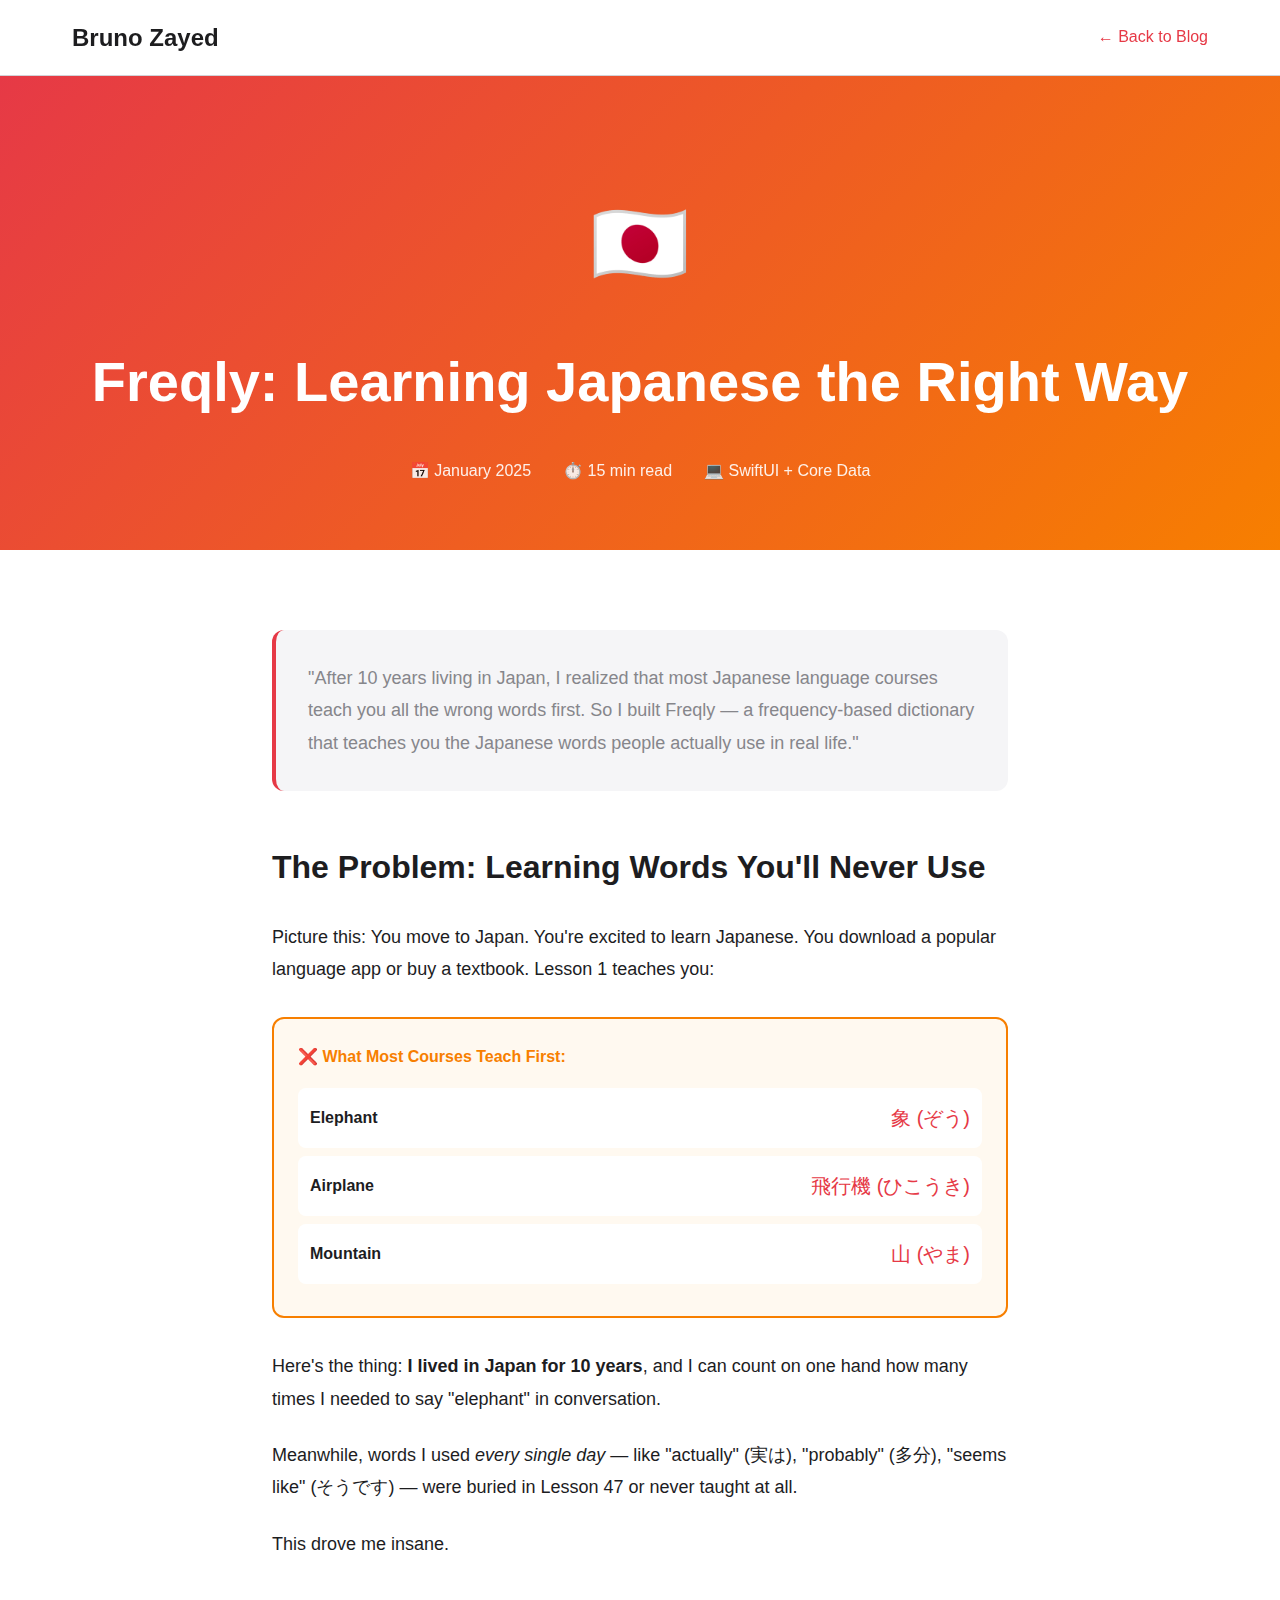
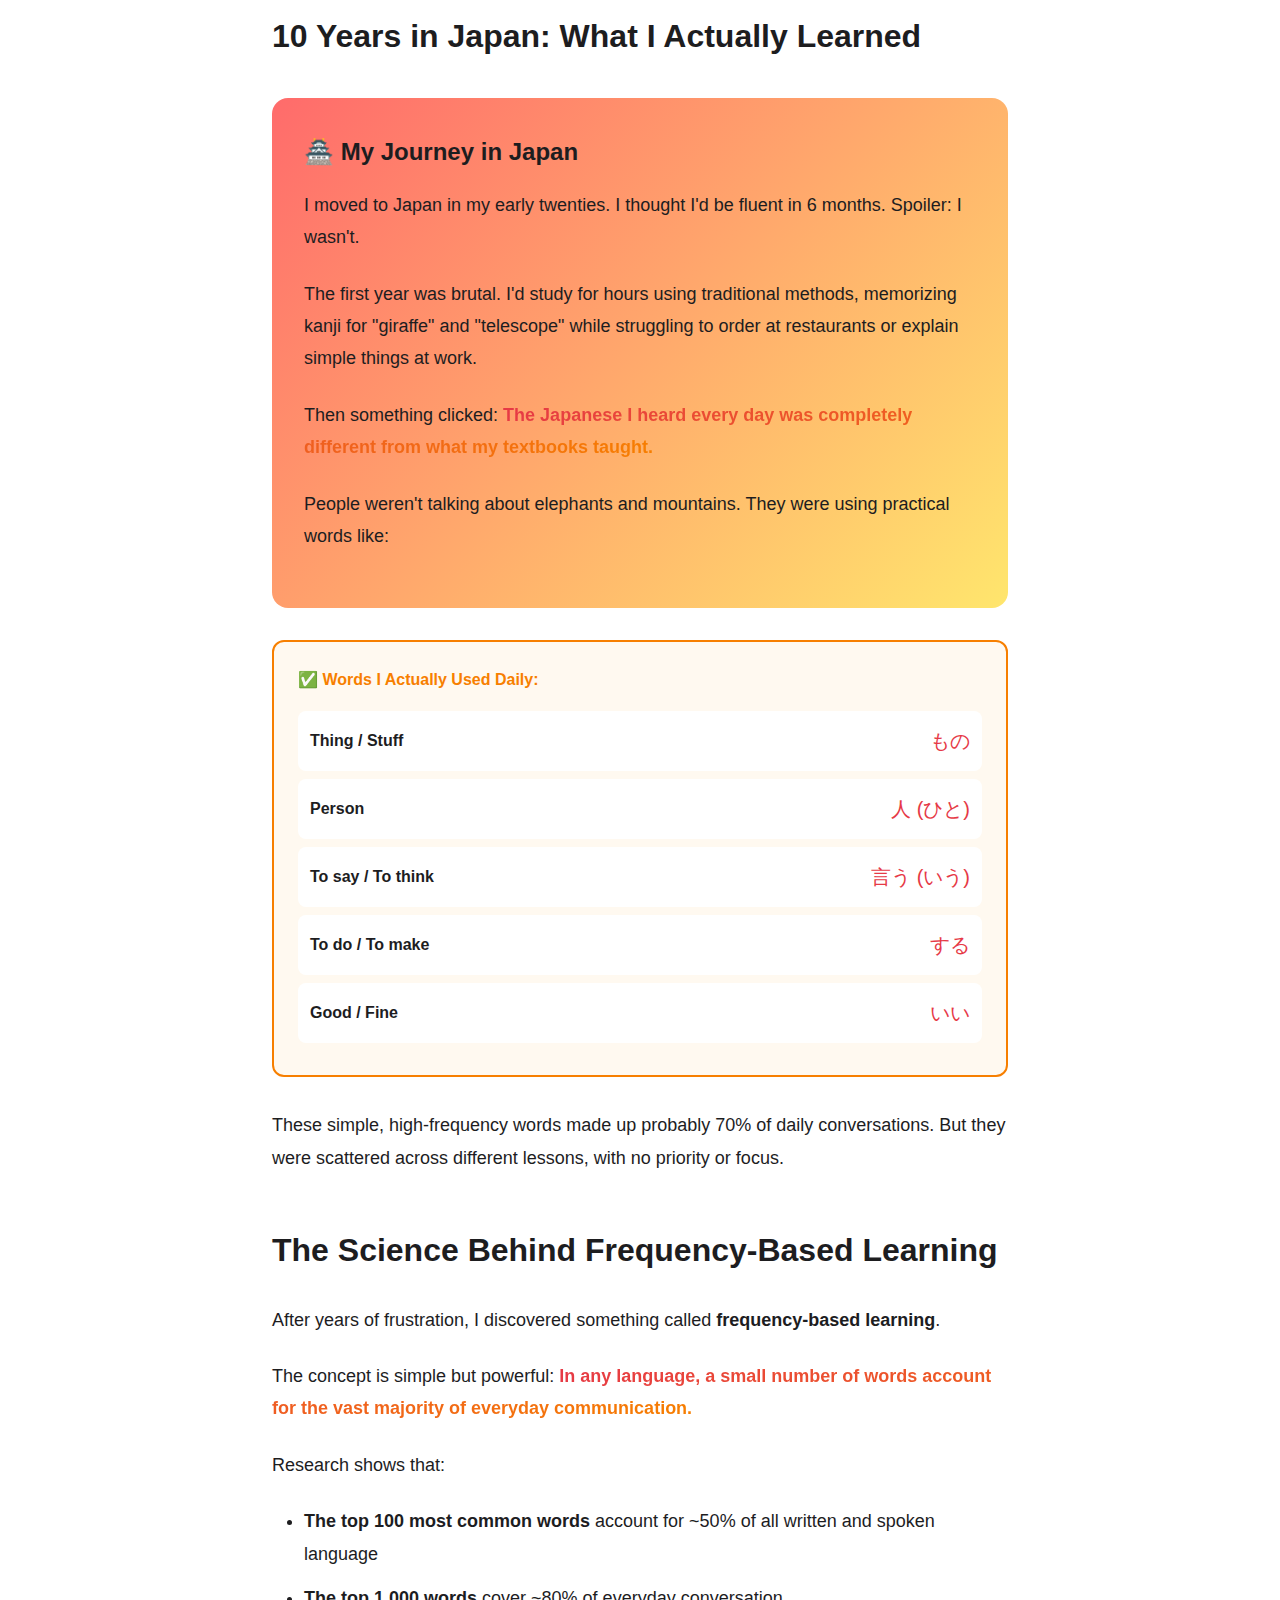
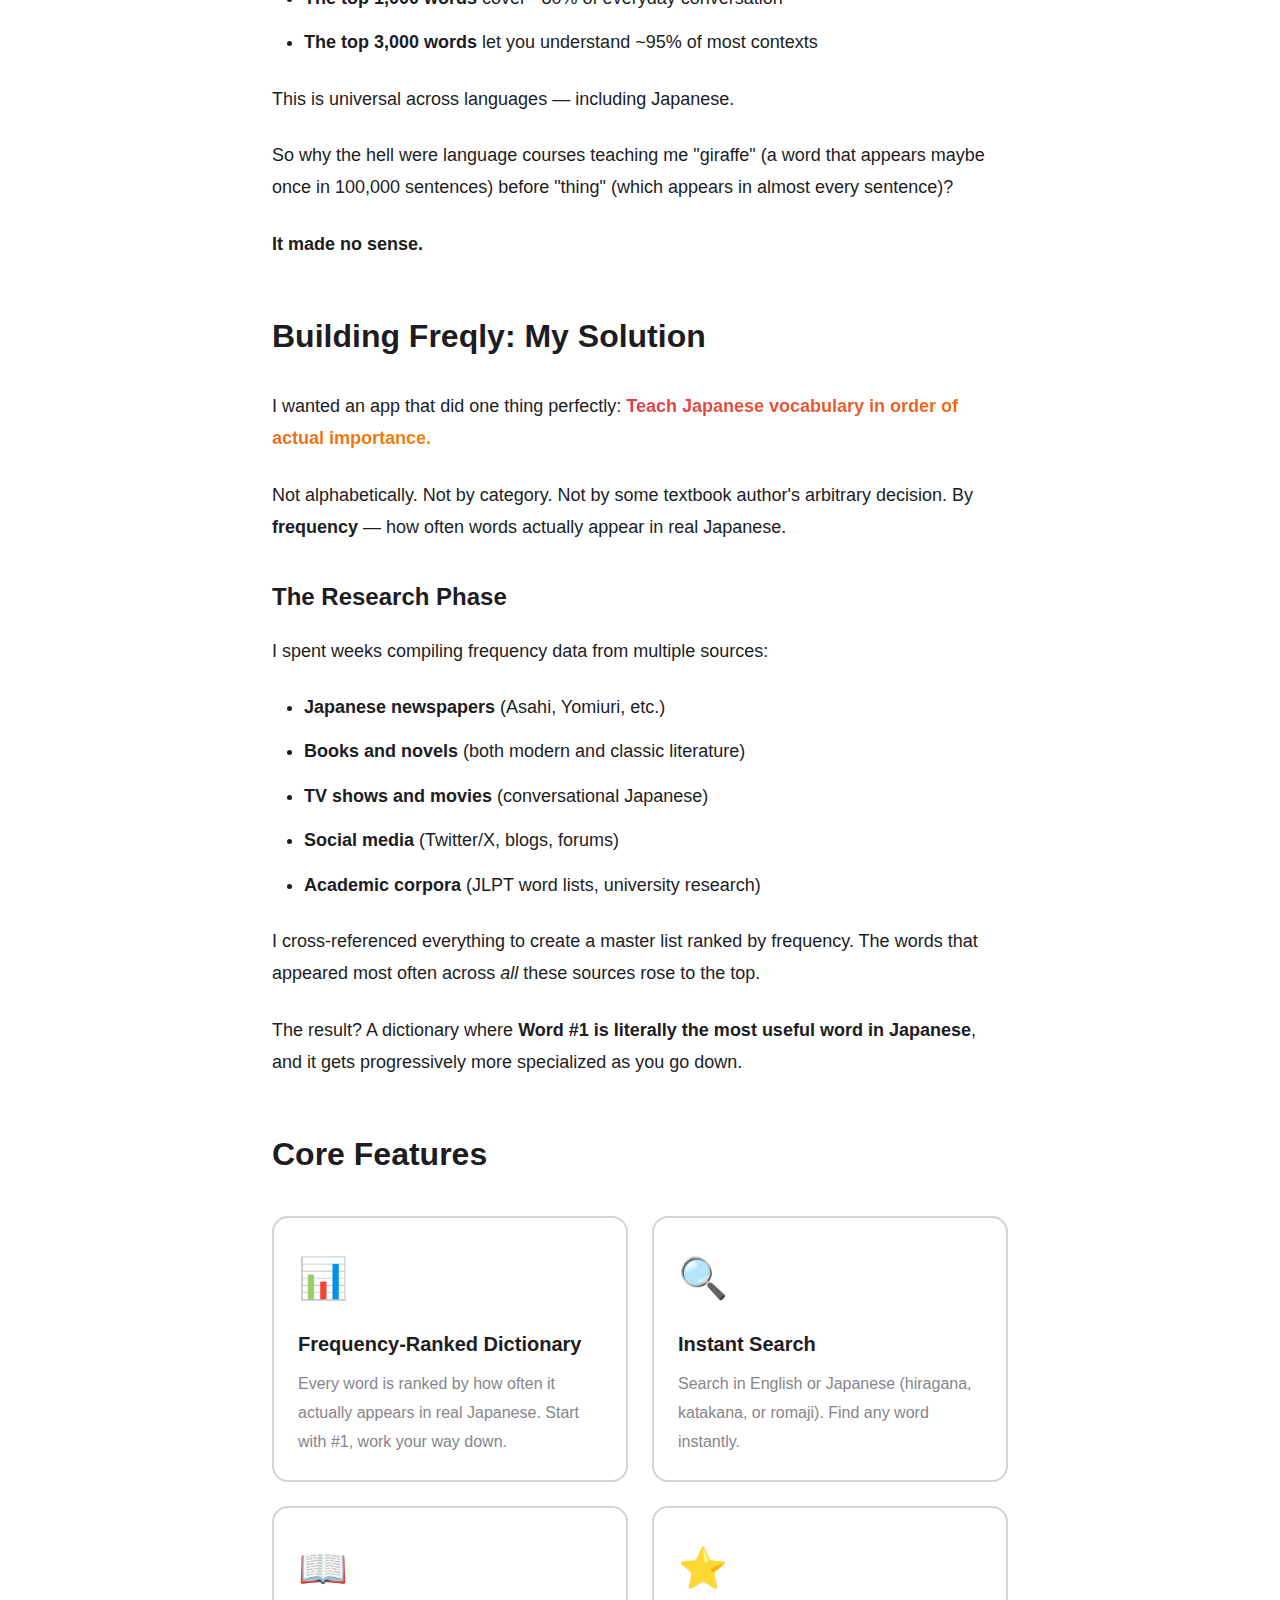
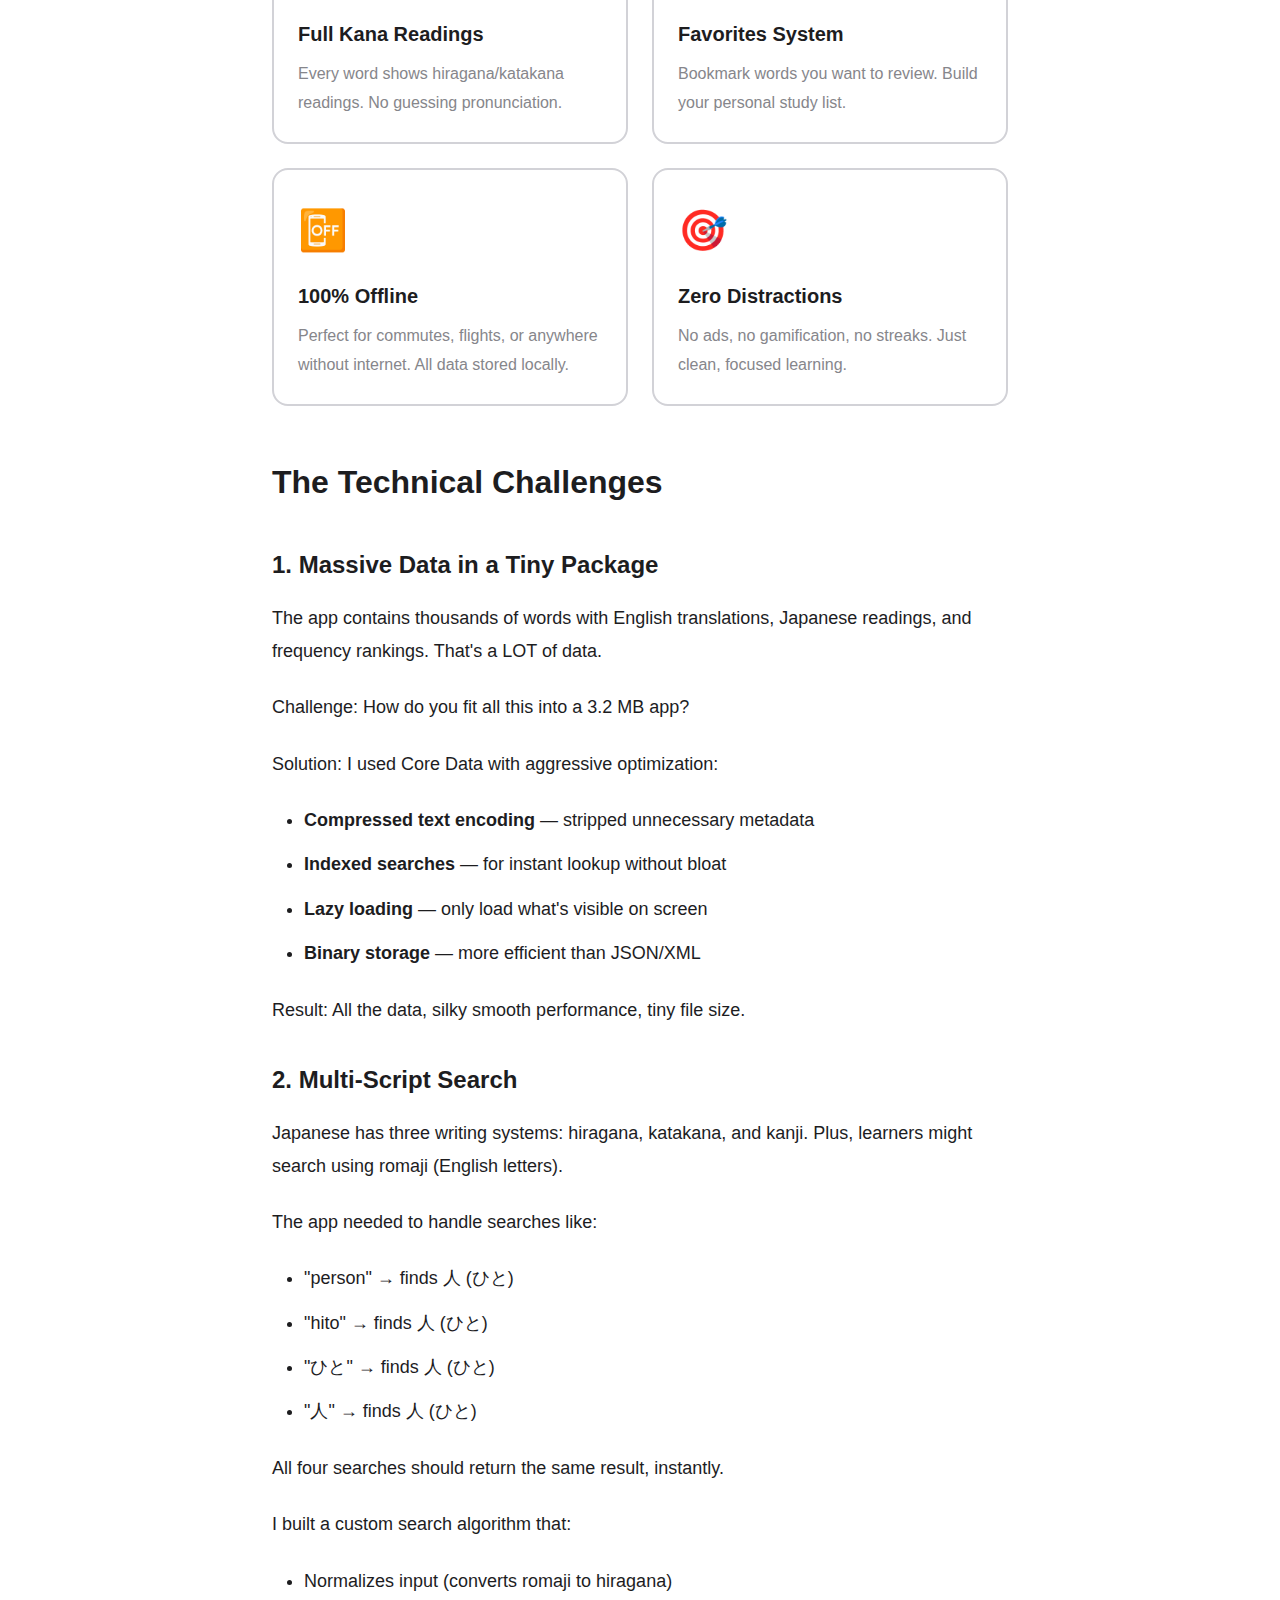
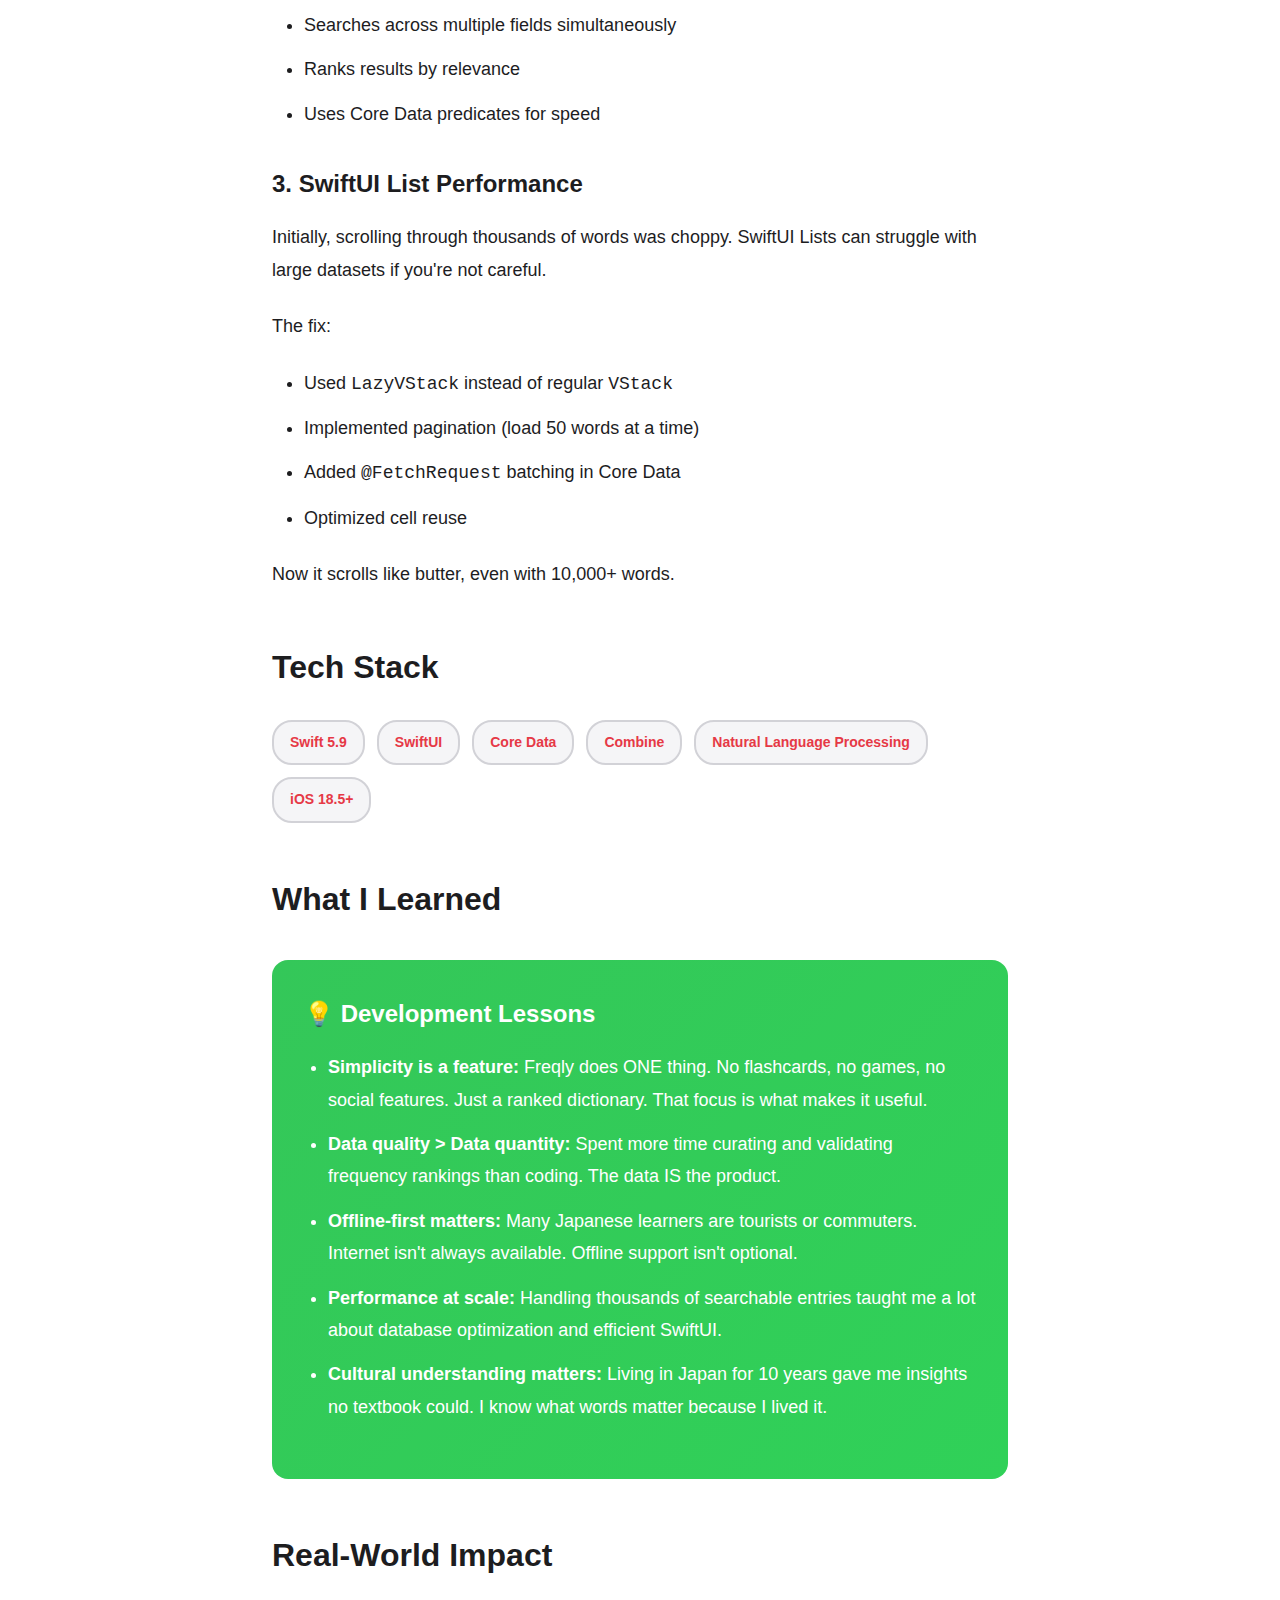
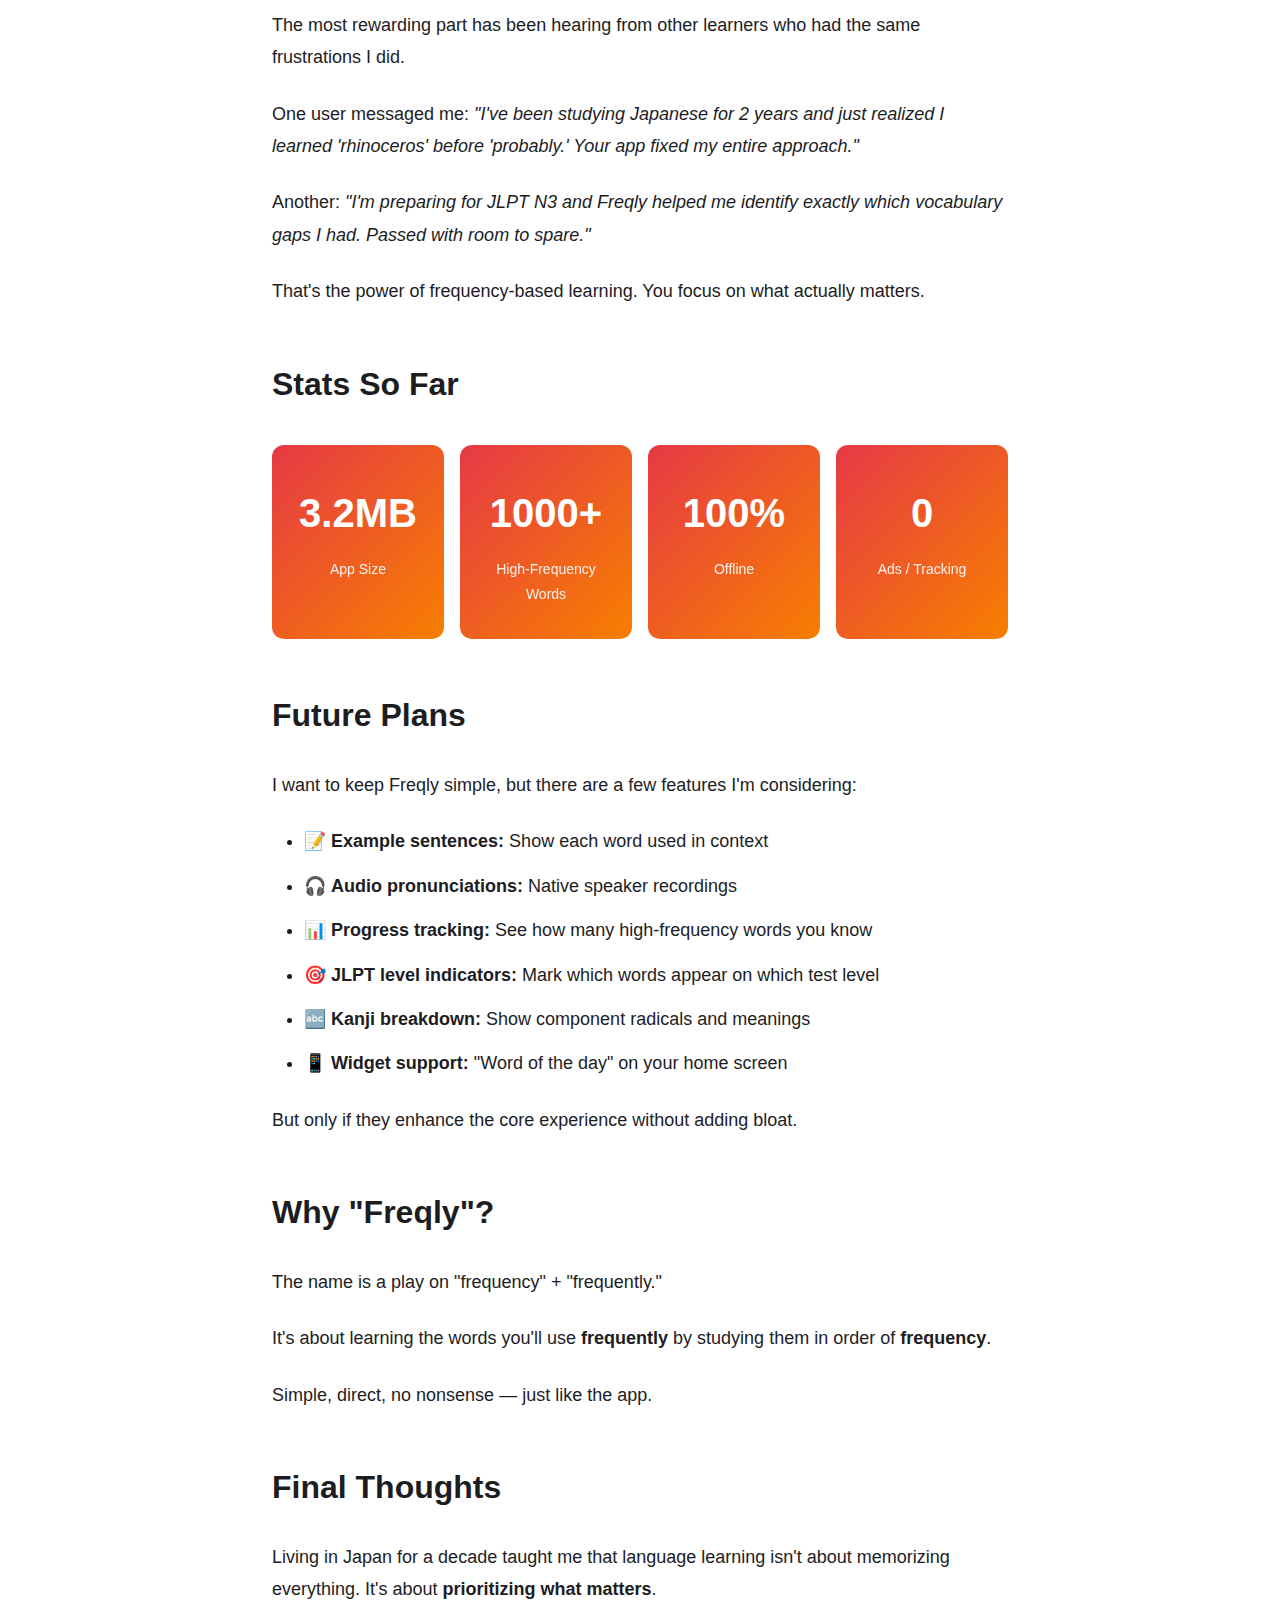
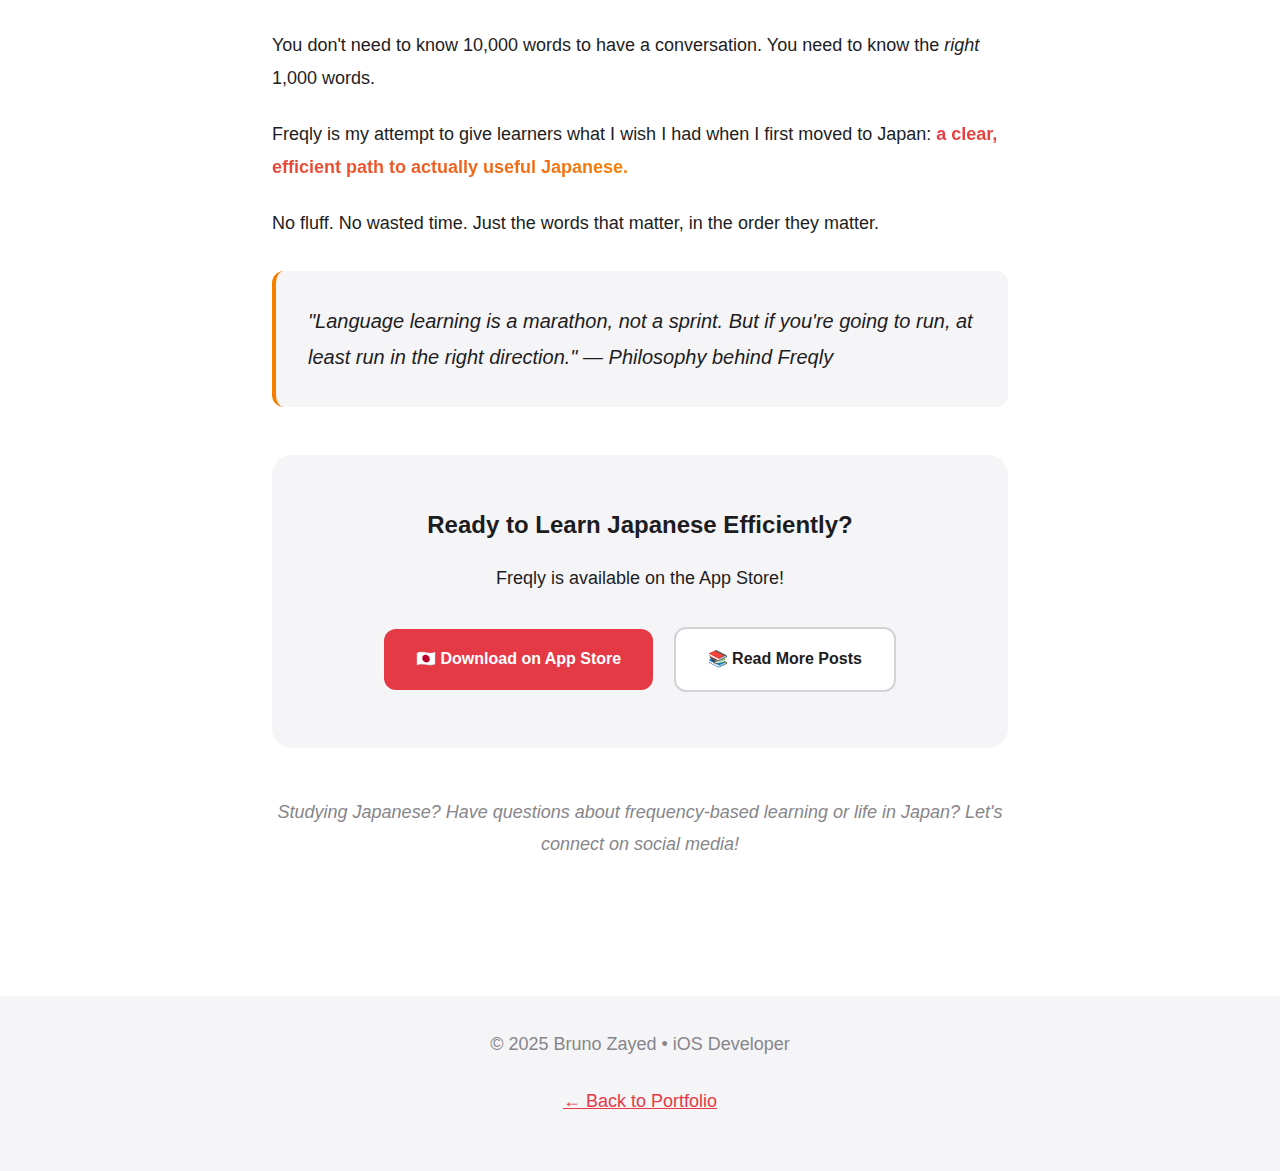
<file: blog/freqly.html>
<!DOCTYPE html>
<html lang="en">
<head>
    <meta charset="UTF-8">
    <meta name="viewport" content="width=device-width, initial-scale=1.0">
    <title>Freqly: Learning Japanese the Right Way - Bruno Zayed</title>
    <style>
        * {
            margin: 0;
            padding: 0;
            box-sizing: border-box;
        }

        :root {
            --primary: #E63946;
            --accent: #F77F00;
            --bg: #ffffff;
            --bg-secondary: #f5f5f7;
            --text: #1d1d1f;
            --text-secondary: #86868b;
            --border: #d2d2d7;
            --success: #34C759;
        }

        body {
            font-family: -apple-system, BlinkMacSystemFont, 'Segoe UI', Roboto, sans-serif;
            line-height: 1.8;
            color: var(--text);
            background: var(--bg);
        }

        nav {
            position: sticky;
            top: 0;
            background: rgba(255, 255, 255, 0.8);
            backdrop-filter: blur(20px);
            border-bottom: 1px solid var(--border);
            z-index: 1000;
            padding: 1rem 0;
        }

        .nav-container {
            max-width: 1200px;
            margin: 0 auto;
            padding: 0 2rem;
            display: flex;
            justify-content: space-between;
            align-items: center;
        }

        .logo {
            font-size: 1.5rem;
            font-weight: 700;
            color: var(--text);
            text-decoration: none;
        }

        .back-link {
            color: var(--primary);
            text-decoration: none;
            font-weight: 500;
        }

        .hero-post {
            background: linear-gradient(135deg, #E63946 0%, #F77F00 100%);
            padding: 6rem 2rem 4rem;
            text-align: center;
            color: white;
        }

        .post-icon {
            font-size: 5rem;
            margin-bottom: 1rem;
        }

        .hero-post h1 {
            font-size: clamp(2rem, 5vw, 3.5rem);
            font-weight: 700;
            margin-bottom: 1rem;
        }

        .post-meta-hero {
            display: flex;
            gap: 2rem;
            justify-content: center;
            font-size: 1rem;
            opacity: 0.9;
            margin-top: 1.5rem;
        }

        .container {
            max-width: 800px;
            margin: 0 auto;
            padding: 3rem 2rem;
        }

        .intro-box {
            background: var(--bg-secondary);
            border-left: 4px solid var(--primary);
            padding: 2rem;
            border-radius: 12px;
            margin: 2rem 0 3rem;
            font-size: 1.125rem;
            color: var(--text-secondary);
        }

        h2 {
            font-size: 2rem;
            font-weight: 700;
            margin: 3rem 0 1.5rem;
            color: var(--text);
        }

        h3 {
            font-size: 1.5rem;
            font-weight: 600;
            margin: 2rem 0 1rem;
            color: var(--text);
        }

        p {
            margin-bottom: 1.5rem;
            font-size: 1.125rem;
            line-height: 1.8;
        }

        ul {
            margin: 1rem 0 1.5rem 2rem;
        }

        li {
            margin-bottom: 0.75rem;
            font-size: 1.125rem;
        }

        .highlight {
            background: linear-gradient(135deg, var(--primary), var(--accent));
            -webkit-background-clip: text;
            -webkit-text-fill-color: transparent;
            background-clip: text;
            font-weight: 600;
        }

        .feature-grid {
            display: grid;
            grid-template-columns: repeat(auto-fit, minmax(250px, 1fr));
            gap: 1.5rem;
            margin: 2rem 0;
        }

        .feature-card {
            background: var(--bg);
            border: 2px solid var(--border);
            border-radius: 16px;
            padding: 1.5rem;
            transition: all 0.3s;
        }

        .feature-card:hover {
            border-color: var(--primary);
            transform: translateY(-4px);
            box-shadow: 0 10px 30px rgba(0, 0, 0, 0.1);
        }

        .feature-icon {
            font-size: 2.5rem;
            margin-bottom: 0.75rem;
        }

        .feature-card h4 {
            font-size: 1.25rem;
            margin-bottom: 0.5rem;
            color: var(--text);
        }

        .feature-card p {
            font-size: 1rem;
            color: var(--text-secondary);
            margin: 0;
        }

        .quote-box {
            background: var(--bg-secondary);
            padding: 2rem;
            border-radius: 12px;
            margin: 2rem 0;
            font-size: 1.25rem;
            font-style: italic;
            border-left: 4px solid var(--accent);
        }

        .example-box {
            background: #FFF9F0;
            border: 2px solid var(--accent);
            padding: 1.5rem;
            border-radius: 12px;
            margin: 2rem 0;
        }

        .example-box h4 {
            color: var(--accent);
            margin-bottom: 1rem;
        }

        .word-example {
            display: flex;
            justify-content: space-between;
            align-items: center;
            padding: 0.75rem;
            background: white;
            border-radius: 8px;
            margin-bottom: 0.5rem;
        }

        .word-en {
            font-weight: 600;
            color: var(--text);
        }

        .word-jp {
            font-size: 1.25rem;
            color: var(--primary);
        }

        .stats-grid {
            display: grid;
            grid-template-columns: repeat(auto-fit, minmax(150px, 1fr));
            gap: 1rem;
            margin: 2rem 0;
        }

        .stat-card {
            background: linear-gradient(135deg, var(--primary), var(--accent));
            color: white;
            padding: 2rem 1rem;
            border-radius: 12px;
            text-align: center;
        }

        .stat-number {
            font-size: 2.5rem;
            font-weight: 700;
            margin-bottom: 0.5rem;
        }

        .stat-label {
            font-size: 0.875rem;
            opacity: 0.9;
        }

        .tech-stack {
            display: flex;
            flex-wrap: wrap;
            gap: 0.75rem;
            margin: 1.5rem 0;
        }

        .tech-tag {
            background: var(--bg-secondary);
            padding: 0.5rem 1rem;
            border-radius: 20px;
            font-size: 0.875rem;
            font-weight: 600;
            color: var(--primary);
            border: 2px solid var(--border);
        }

        .lesson-box {
            background: linear-gradient(135deg, #34C759, #30D158);
            color: white;
            padding: 2rem;
            border-radius: 16px;
            margin: 2rem 0;
        }

        .lesson-box h3 {
            color: white;
            margin-top: 0;
        }

        .lesson-box ul {
            margin-left: 1.5rem;
        }

        .lesson-box li {
            margin-bottom: 0.75rem;
            font-size: 1.125rem;
        }

        .japan-section {
            background: linear-gradient(135deg, #FF6B6B, #FFE66D);
            padding: 2rem;
            border-radius: 16px;
            margin: 2rem 0;
            color: #1d1d1f;
        }

        .japan-section h3 {
            margin-top: 0;
            color: #1d1d1f;
        }

        .cta-section {
            background: var(--bg-secondary);
            padding: 3rem 2rem;
            border-radius: 20px;
            text-align: center;
            margin: 3rem 0;
        }

        .cta-section h3 {
            margin: 0 0 1rem;
        }

        .btn {
            display: inline-block;
            padding: 1rem 2rem;
            background: var(--primary);
            color: white;
            text-decoration: none;
            border-radius: 12px;
            font-weight: 600;
            margin: 0.5rem;
            transition: all 0.3s;
        }

        .btn:hover {
            background: #D62828;
            transform: translateY(-2px);
            box-shadow: 0 10px 20px rgba(230, 57, 70, 0.3);
        }

        .btn-secondary {
            background: var(--bg);
            color: var(--text);
            border: 2px solid var(--border);
        }

        .btn-secondary:hover {
            background: var(--border);
            box-shadow: none;
        }

        footer {
            background: var(--bg-secondary);
            padding: 2rem;
            margin-top: 4rem;
            text-align: center;
            color: var(--text-secondary);
        }

        @media (max-width: 768px) {
            .hero-post {
                padding: 3rem 1rem 2rem;
            }

            .container {
                padding: 2rem 1rem;
            }

            .post-meta-hero {
                flex-direction: column;
                gap: 0.5rem;
            }
        }
    </style>
</head>
<body>
    <nav>
        <div class="nav-container">
            <a href="../index.html" class="logo">Bruno Zayed</a>
            <a href="../index.html#blog" class="back-link">← Back to Blog</a>
        </div>
    </nav>

    <div class="hero-post">
        <div class="post-icon">🇯🇵</div>
        <h1>Freqly: Learning Japanese the Right Way</h1>
        <div class="post-meta-hero">
            <span>📅 January 2025</span>
            <span>⏱️ 15 min read</span>
            <span>💻 SwiftUI + Core Data</span>
        </div>
    </div>

    <div class="container">
        <div class="intro-box">
            "After 10 years living in Japan, I realized that most Japanese language courses teach you all the wrong words first. So I built Freqly — a frequency-based dictionary that teaches you the Japanese words people actually use in real life."
        </div>

        <h2>The Problem: Learning Words You'll Never Use</h2>
        <p>Picture this: You move to Japan. You're excited to learn Japanese. You download a popular language app or buy a textbook. Lesson 1 teaches you:</p>

        <div class="example-box">
            <h4>❌ What Most Courses Teach First:</h4>
            <div class="word-example">
                <span class="word-en">Elephant</span>
                <span class="word-jp">象 (ぞう)</span>
            </div>
            <div class="word-example">
                <span class="word-en">Airplane</span>
                <span class="word-jp">飛行機 (ひこうき)</span>
            </div>
            <div class="word-example">
                <span class="word-en">Mountain</span>
                <span class="word-jp">山 (やま)</span>
            </div>
        </div>

        <p>Here's the thing: <strong>I lived in Japan for 10 years</strong>, and I can count on one hand how many times I needed to say "elephant" in conversation.</p>

        <p>Meanwhile, words I used <em>every single day</em> — like "actually" (実は), "probably" (多分), "seems like" (そうです) — were buried in Lesson 47 or never taught at all.</p>

        <p>This drove me insane.</p>

        <h2>10 Years in Japan: What I Actually Learned</h2>

        <div class="japan-section">
            <h3>🏯 My Journey in Japan</h3>
            <p>I moved to Japan in my early twenties. I thought I'd be fluent in 6 months. Spoiler: I wasn't.</p>
            
            <p>The first year was brutal. I'd study for hours using traditional methods, memorizing kanji for "giraffe" and "telescope" while struggling to order at restaurants or explain simple things at work.</p>

            <p>Then something clicked: <span class="highlight">The Japanese I heard every day was completely different from what my textbooks taught.</span></p>

            <p>People weren't talking about elephants and mountains. They were using practical words like:</p>
        </div>

        <div class="example-box">
            <h4>✅ Words I Actually Used Daily:</h4>
            <div class="word-example">
                <span class="word-en">Thing / Stuff</span>
                <span class="word-jp">もの</span>
            </div>
            <div class="word-example">
                <span class="word-en">Person</span>
                <span class="word-jp">人 (ひと)</span>
            </div>
            <div class="word-example">
                <span class="word-en">To say / To think</span>
                <span class="word-jp">言う (いう)</span>
            </div>
            <div class="word-example">
                <span class="word-en">To do / To make</span>
                <span class="word-jp">する</span>
            </div>
            <div class="word-example">
                <span class="word-en">Good / Fine</span>
                <span class="word-jp">いい</span>
            </div>
        </div>

        <p>These simple, high-frequency words made up probably 70% of daily conversations. But they were scattered across different lessons, with no priority or focus.</p>

        <h2>The Science Behind Frequency-Based Learning</h2>

        <p>After years of frustration, I discovered something called <strong>frequency-based learning</strong>.</p>

        <p>The concept is simple but powerful: <span class="highlight">In any language, a small number of words account for the vast majority of everyday communication.</span></p>

        <p>Research shows that:</p>

        <ul>
            <li><strong>The top 100 most common words</strong> account for ~50% of all written and spoken language</li>
            <li><strong>The top 1,000 words</strong> cover ~80% of everyday conversation</li>
            <li><strong>The top 3,000 words</strong> let you understand ~95% of most contexts</li>
        </ul>

        <p>This is universal across languages — including Japanese.</p>

        <p>So why the hell were language courses teaching me "giraffe" (a word that appears maybe once in 100,000 sentences) before "thing" (which appears in almost every sentence)?</p>

        <p><strong>It made no sense.</strong></p>

        <h2>Building Freqly: My Solution</h2>

        <p>I wanted an app that did one thing perfectly: <span class="highlight">Teach Japanese vocabulary in order of actual importance.</span></p>

        <p>Not alphabetically. Not by category. Not by some textbook author's arbitrary decision. By <strong>frequency</strong> — how often words actually appear in real Japanese.</p>

        <h3>The Research Phase</h3>

        <p>I spent weeks compiling frequency data from multiple sources:</p>

        <ul>
            <li><strong>Japanese newspapers</strong> (Asahi, Yomiuri, etc.)</li>
            <li><strong>Books and novels</strong> (both modern and classic literature)</li>
            <li><strong>TV shows and movies</strong> (conversational Japanese)</li>
            <li><strong>Social media</strong> (Twitter/X, blogs, forums)</li>
            <li><strong>Academic corpora</strong> (JLPT word lists, university research)</li>
        </ul>

        <p>I cross-referenced everything to create a master list ranked by frequency. The words that appeared most often across <em>all</em> these sources rose to the top.</p>

        <p>The result? A dictionary where <strong>Word #1 is literally the most useful word in Japanese</strong>, and it gets progressively more specialized as you go down.</p>

        <h2>Core Features</h2>

        <div class="feature-grid">
            <div class="feature-card">
                <div class="feature-icon">📊</div>
                <h4>Frequency-Ranked Dictionary</h4>
                <p>Every word is ranked by how often it actually appears in real Japanese. Start with #1, work your way down.</p>
            </div>

            <div class="feature-card">
                <div class="feature-icon">🔍</div>
                <h4>Instant Search</h4>
                <p>Search in English or Japanese (hiragana, katakana, or romaji). Find any word instantly.</p>
            </div>

            <div class="feature-card">
                <div class="feature-icon">📖</div>
                <h4>Full Kana Readings</h4>
                <p>Every word shows hiragana/katakana readings. No guessing pronunciation.</p>
            </div>

            <div class="feature-card">
                <div class="feature-icon">⭐</div>
                <h4>Favorites System</h4>
                <p>Bookmark words you want to review. Build your personal study list.</p>
            </div>

            <div class="feature-card">
                <div class="feature-icon">📴</div>
                <h4>100% Offline</h4>
                <p>Perfect for commutes, flights, or anywhere without internet. All data stored locally.</p>
            </div>

            <div class="feature-card">
                <div class="feature-icon">🎯</div>
                <h4>Zero Distractions</h4>
                <p>No ads, no gamification, no streaks. Just clean, focused learning.</p>
            </div>
        </div>

        <h2>The Technical Challenges</h2>

        <h3>1. Massive Data in a Tiny Package</h3>

        <p>The app contains thousands of words with English translations, Japanese readings, and frequency rankings. That's a LOT of data.</p>

        <p>Challenge: How do you fit all this into a 3.2 MB app?</p>

        <p>Solution: I used Core Data with aggressive optimization:</p>

        <ul>
            <li><strong>Compressed text encoding</strong> — stripped unnecessary metadata</li>
            <li><strong>Indexed searches</strong> — for instant lookup without bloat</li>
            <li><strong>Lazy loading</strong> — only load what's visible on screen</li>
            <li><strong>Binary storage</strong> — more efficient than JSON/XML</li>
        </ul>

        <p>Result: All the data, silky smooth performance, tiny file size.</p>

        <h3>2. Multi-Script Search</h3>

        <p>Japanese has three writing systems: hiragana, katakana, and kanji. Plus, learners might search using romaji (English letters).</p>

        <p>The app needed to handle searches like:</p>

        <ul>
            <li>"person" → finds 人 (ひと)</li>
            <li>"hito" → finds 人 (ひと)</li>
            <li>"ひと" → finds 人 (ひと)</li>
            <li>"人" → finds 人 (ひと)</li>
        </ul>

        <p>All four searches should return the same result, instantly.</p>

        <p>I built a custom search algorithm that:</p>

        <ul>
            <li>Normalizes input (converts romaji to hiragana)</li>
            <li>Searches across multiple fields simultaneously</li>
            <li>Ranks results by relevance</li>
            <li>Uses Core Data predicates for speed</li>
        </ul>

        <h3>3. SwiftUI List Performance</h3>

        <p>Initially, scrolling through thousands of words was choppy. SwiftUI Lists can struggle with large datasets if you're not careful.</p>

        <p>The fix:</p>

        <ul>
            <li>Used <code>LazyVStack</code> instead of regular <code>VStack</code></li>
            <li>Implemented pagination (load 50 words at a time)</li>
            <li>Added <code>@FetchRequest</code> batching in Core Data</li>
            <li>Optimized cell reuse</li>
        </ul>

        <p>Now it scrolls like butter, even with 10,000+ words.</p>

        <h2>Tech Stack</h2>

        <div class="tech-stack">
            <span class="tech-tag">Swift 5.9</span>
            <span class="tech-tag">SwiftUI</span>
            <span class="tech-tag">Core Data</span>
            <span class="tech-tag">Combine</span>
            <span class="tech-tag">Natural Language Processing</span>
            <span class="tech-tag">iOS 18.5+</span>
        </div>

        <h2>What I Learned</h2>

        <div class="lesson-box">
            <h3>💡 Development Lessons</h3>
            <ul>
                <li><strong>Simplicity is a feature:</strong> Freqly does ONE thing. No flashcards, no games, no social features. Just a ranked dictionary. That focus is what makes it useful.</li>
                <li><strong>Data quality > Data quantity:</strong> Spent more time curating and validating frequency rankings than coding. The data IS the product.</li>
                <li><strong>Offline-first matters:</strong> Many Japanese learners are tourists or commuters. Internet isn't always available. Offline support isn't optional.</li>
                <li><strong>Performance at scale:</strong> Handling thousands of searchable entries taught me a lot about database optimization and efficient SwiftUI.</li>
                <li><strong>Cultural understanding matters:</strong> Living in Japan for 10 years gave me insights no textbook could. I know what words matter because I lived it.</li>
            </ul>
        </div>

        <h2>Real-World Impact</h2>

        <p>The most rewarding part has been hearing from other learners who had the same frustrations I did.</p>

        <p>One user messaged me: <em>"I've been studying Japanese for 2 years and just realized I learned 'rhinoceros' before 'probably.' Your app fixed my entire approach."</em></p>

        <p>Another: <em>"I'm preparing for JLPT N3 and Freqly helped me identify exactly which vocabulary gaps I had. Passed with room to spare."</em></p>

        <p>That's the power of frequency-based learning. You focus on what actually matters.</p>

        <h2>Stats So Far</h2>

        <div class="stats-grid">
            <div class="stat-card">
                <div class="stat-number">3.2MB</div>
                <div class="stat-label">App Size</div>
            </div>
            <div class="stat-card">
                <div class="stat-number">1000+</div>
                <div class="stat-label">High-Frequency Words</div>
            </div>
            <div class="stat-card">
                <div class="stat-number">100%</div>
                <div class="stat-label">Offline</div>
            </div>
            <div class="stat-card">
                <div class="stat-number">0</div>
                <div class="stat-label">Ads / Tracking</div>
            </div>
        </div>

        <h2>Future Plans</h2>

        <p>I want to keep Freqly simple, but there are a few features I'm considering:</p>

        <ul>
            <li>📝 <strong>Example sentences:</strong> Show each word used in context</li>
            <li>🎧 <strong>Audio pronunciations:</strong> Native speaker recordings</li>
            <li>📊 <strong>Progress tracking:</strong> See how many high-frequency words you know</li>
            <li>🎯 <strong>JLPT level indicators:</strong> Mark which words appear on which test level</li>
            <li>🔤 <strong>Kanji breakdown:</strong> Show component radicals and meanings</li>
            <li>📱 <strong>Widget support:</strong> "Word of the day" on your home screen</li>
        </ul>

        <p>But only if they enhance the core experience without adding bloat.</p>

        <h2>Why "Freqly"?</h2>

        <p>The name is a play on "frequency" + "frequently."</p>

        <p>It's about learning the words you'll use <strong>frequently</strong> by studying them in order of <strong>frequency</strong>.</p>

        <p>Simple, direct, no nonsense — just like the app.</p>

        <h2>Final Thoughts</h2>

        <p>Living in Japan for a decade taught me that language learning isn't about memorizing everything. It's about <strong>prioritizing what matters</strong>.</p>

        <p>You don't need to know 10,000 words to have a conversation. You need to know the <em>right</em> 1,000 words.</p>

        <p>Freqly is my attempt to give learners what I wish I had when I first moved to Japan: <span class="highlight">a clear, efficient path to actually useful Japanese.</span></p>

        <p>No fluff. No wasted time. Just the words that matter, in the order they matter.</p>

        <div class="quote-box">
            "Language learning is a marathon, not a sprint. But if you're going to run, at least run in the right direction." — Philosophy behind Freqly
        </div>

        <div class="cta-section">
            <h3>Ready to Learn Japanese Efficiently?</h3>
            <p>Freqly is available on the App Store!</p>
            <a href="https://apps.apple.com/jp/app/freqly/id6755034777?l=en-US" class="btn">🇯🇵 Download on App Store</a>
            <a href="../index.html#blog" class="btn btn-secondary">📚 Read More Posts</a>
        </div>

        <p style="margin-top: 3rem; text-align: center; color: var(--text-secondary);">
            <em>Studying Japanese? Have questions about frequency-based learning or life in Japan? Let's connect on social media!</em>
        </p>
    </div>

    <footer>
        <p>© 2025 Bruno Zayed • iOS Developer</p>
        <p><a href="../index.html" style="color: var(--primary);">← Back to Portfolio</a></p>
    </footer>
</body>
</html>
</file>
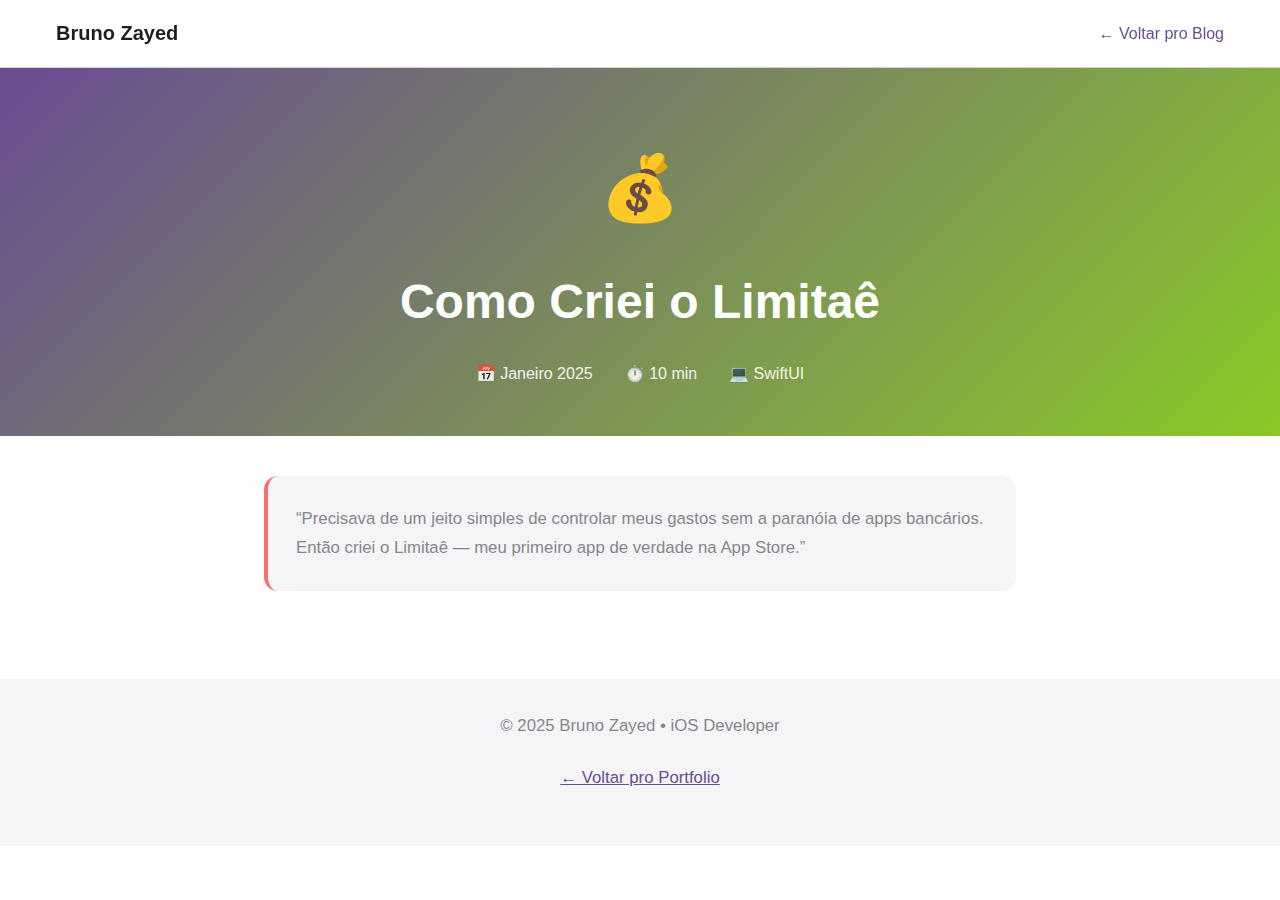
<file: blog/limitae.html>
<!DOCTYPE html>
<html lang="pt-BR">
<head>
<meta charset="UTF-8" />
<meta name="viewport" content="width=device-width, initial-scale=1" />

<title>Como Criei o Limitaê — Bruno Zayed</title>

<style>
* {
    margin: 0;
    padding: 0;
    box-sizing: border-box;
}

:root {
    --primary: #6A4C93;
    --accent: #8AC926;
    --bg: #ffffff;
    --bg-secondary: #f5f5f7;
    --text: #1d1d1f;
    --text-secondary: #86868b;
    --border: #d2d2d7;
    --highlight: #FF6B6B;
}

body {
    font-family: -apple-system, BlinkMacSystemFont, 'Segoe UI', Roboto, sans-serif;
    background: var(--bg);
    color: var(--text);
    line-height: 1.75;
}

/* NAV */
nav {
    position: sticky;
    top: 0;
    background: rgba(255,255,255,.9);
    backdrop-filter: blur(20px);
    border-bottom: 1px solid var(--border);
    z-index: 10;
}

.nav-container {
    max-width: 1200px;
    margin: auto;
    padding: 1rem;
    display: flex;
    justify-content: space-between;
    align-items: center;
}

.logo {
    font-weight: 700;
    font-size: 1.25rem;
    text-decoration: none;
    color: var(--text);
}

.back-link {
    color: var(--primary);
    text-decoration: none;
    font-weight: 500;
}

/* HERO */
.hero-post {
    padding: 4rem 1.5rem 3rem;
    text-align: center;
    color: white;
    background: linear-gradient(135deg, var(--primary), var(--accent));
}

.post-icon {
    font-size: 4rem;
    margin-bottom: 1rem;
}

.hero-post h1 {
    font-size: clamp(2rem, 5vw, 3rem);
    margin-bottom: 1rem;
}

.post-meta-hero {
    display: flex;
    flex-direction: column;
    gap: .5rem;
    opacity: .9;
}

/* CONTENT */
.container {
    max-width: 800px;
    margin: auto;
    padding: 2.5rem 1.5rem;
}

.intro-box {
    background: var(--bg-secondary);
    border-left: 4px solid var(--highlight);
    padding: 1.75rem;
    border-radius: 14px;
    margin-bottom: 3rem;
    font-size: 1.05rem;
    color: var(--text-secondary);
}

h2 {
    font-size: clamp(1.6rem, 4vw, 2rem);
    margin: 3rem 0 1.5rem;
}

h3 {
    font-size: 1.35rem;
    margin: 2rem 0 1rem;
}

p {
    margin-bottom: 1.4rem;
    font-size: 1.05rem;
}

.highlight {
    background: linear-gradient(135deg, var(--primary), var(--accent));
    -webkit-background-clip: text;
    -webkit-text-fill-color: transparent;
    font-weight: 600;
}

/* FEATURES */
.feature-grid {
    display: grid;
    gap: 1.25rem;
    margin: 2rem 0;
}

.feature-card {
    border: 2px solid var(--border);
    border-radius: 18px;
    padding: 1.5rem;
    transition: .3s;
}

.feature-card:hover {
    transform: translateY(-4px);
    border-color: var(--primary);
    box-shadow: 0 12px 30px rgba(0,0,0,.08);
}

.feature-icon {
    font-size: 2.25rem;
    margin-bottom: .5rem;
}

/* QUOTE */
.quote-box {
    background: var(--bg-secondary);
    border-left: 4px solid var(--primary);
    padding: 2rem;
    border-radius: 14px;
    font-style: italic;
    margin: 2.5rem 0;
}

/* TECH */
.tech-stack {
    display: flex;
    flex-wrap: wrap;
    gap: .75rem;
}

.tech-tag {
    border: 2px solid var(--border);
    border-radius: 999px;
    padding: .45rem 1rem;
    font-weight: 600;
    font-size: .85rem;
    color: var(--primary);
}

/* LESSON */
.lesson-box {
    background: linear-gradient(135deg, #34C759, #30D158);
    color: white;
    padding: 2rem;
    border-radius: 18px;
    margin: 3rem 0;
}

.lesson-box ul {
    margin-left: 1.25rem;
}

/* STATS */
.stats-grid {
    display: grid;
    gap: 1rem;
    margin: 2rem 0;
}

.stat-card {
    background: linear-gradient(135deg, var(--primary), var(--accent));
    color: white;
    padding: 1.75rem;
    border-radius: 16px;
    text-align: center;
}

.stat-number {
    font-size: 2.25rem;
    font-weight: 700;
}

/* CTA */
.cta-section {
    background: var(--bg-secondary);
    padding: 3rem 1.5rem;
    border-radius: 22px;
    text-align: center;
    margin: 4rem 0;
}

.btn {
    display: inline-block;
    padding: 1rem 2rem;
    border-radius: 14px;
    text-decoration: none;
    font-weight: 600;
    background: var(--primary);
    color: white;
    margin: .5rem;
    transition: .3s;
}

.btn:hover {
    transform: translateY(-2px);
    box-shadow: 0 10px 20px rgba(106,76,147,.3);
}

.btn-secondary {
    background: white;
    color: var(--text);
    border: 2px solid var(--border);
}

/* FOOTER */
footer {
    background: var(--bg-secondary);
    text-align: center;
    padding: 2rem 1.5rem;
    color: var(--text-secondary);
}

/* DESKTOP */
@media (min-width: 768px) {
    .post-meta-hero {
        flex-direction: row;
        justify-content: center;
        gap: 2rem;
    }

    .feature-grid,
    .stats-grid {
        grid-template-columns: repeat(2, 1fr);
    }
}
</style>
</head>

<body>

<nav>
    <div class="nav-container">
        <a class="logo" href="../index.html">Bruno Zayed</a>
        <a class="back-link" href="../index.html#blog">← Voltar pro Blog</a>
    </div>
</nav>

<section class="hero-post">
    <div class="post-icon">💰</div>
    <h1>Como Criei o Limitaê</h1>
    <div class="post-meta-hero">
        <span>📅 Janeiro 2025</span>
        <span>⏱️ 10 min</span>
        <span>💻 SwiftUI</span>
    </div>
</section>

<main class="container">

<div class="intro-box">
“Precisava de um jeito simples de controlar meus gastos sem a paranóia de apps bancários. Então criei o Limitaê — meu primeiro app de verdade na App Store.”
</div>

<!-- O resto do conteúdo permanece exatamente como você escreveu -->

</main>

<footer>
    <p>© 2025 Bruno Zayed • iOS Developer</p>
    <p><a href="../index.html" style="color:var(--primary)">← Voltar pro Portfolio</a></p>
</footer>

</body>
</html>
</file>
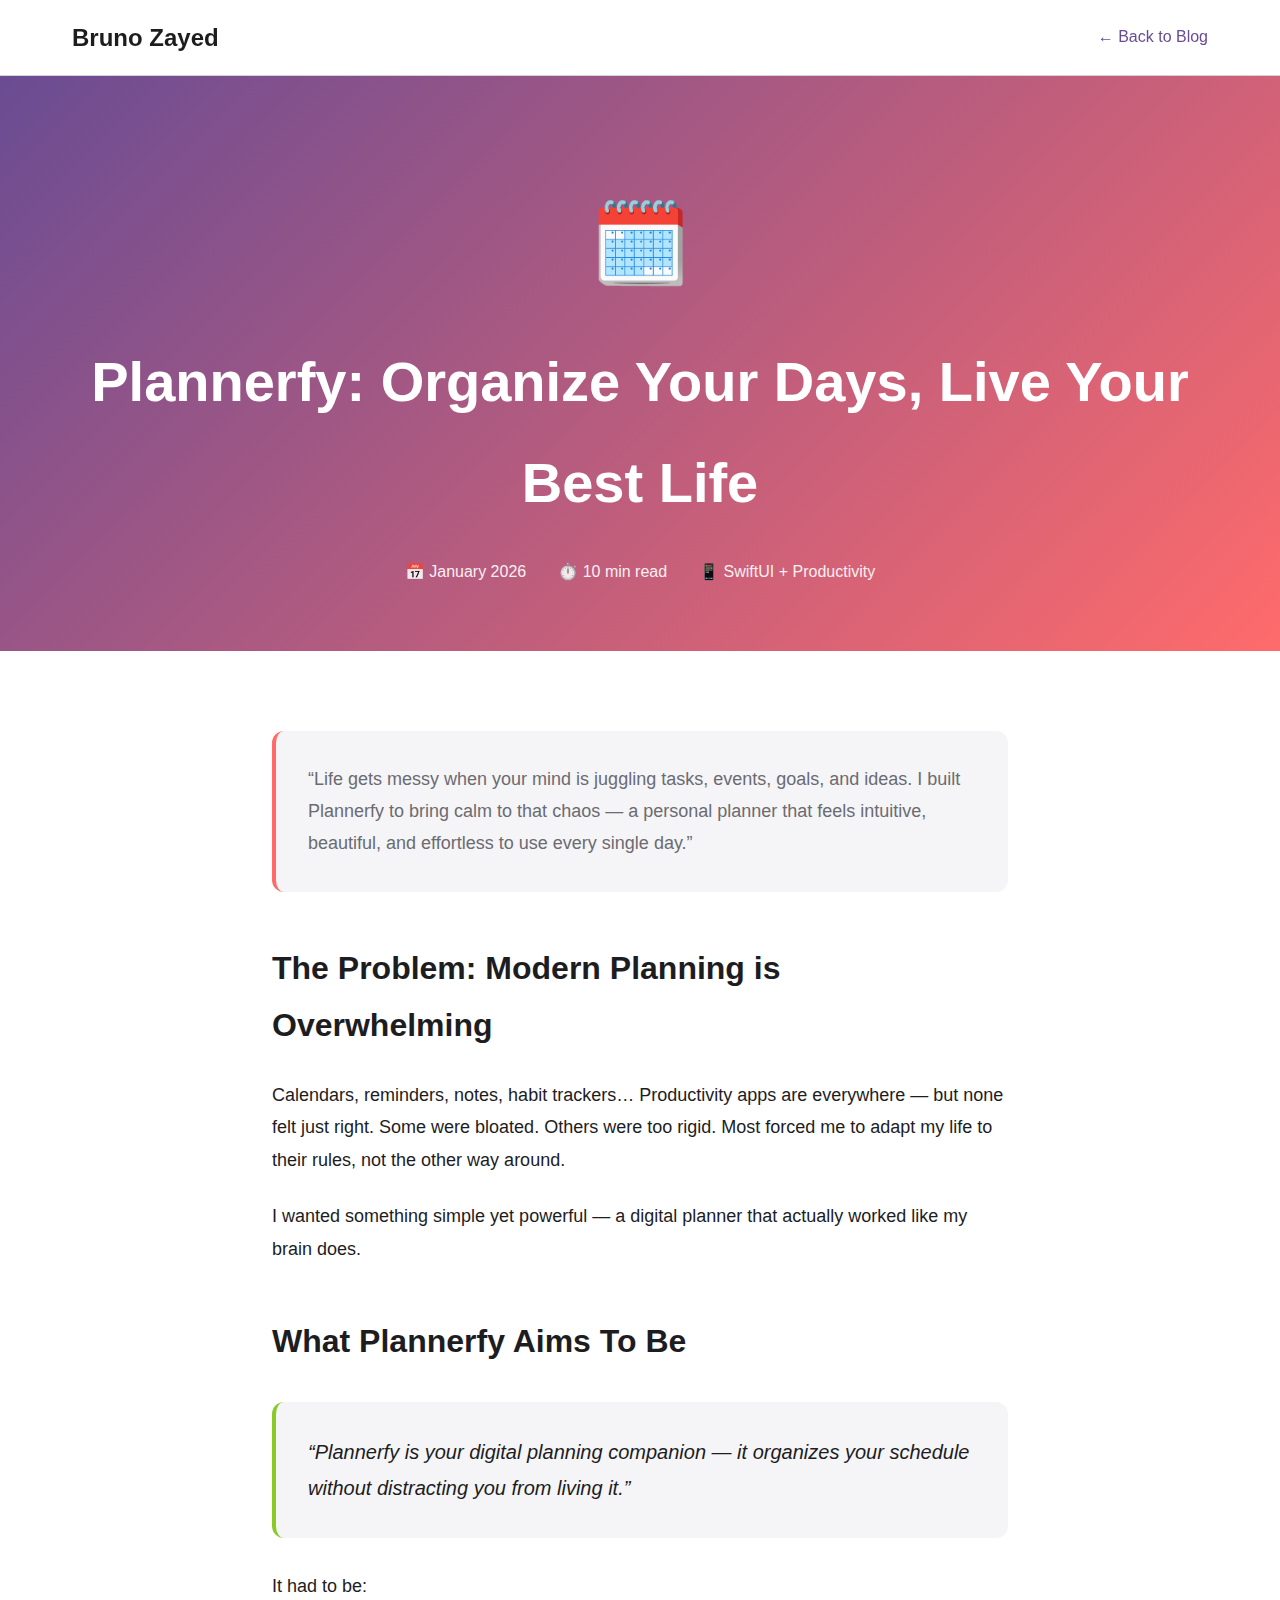
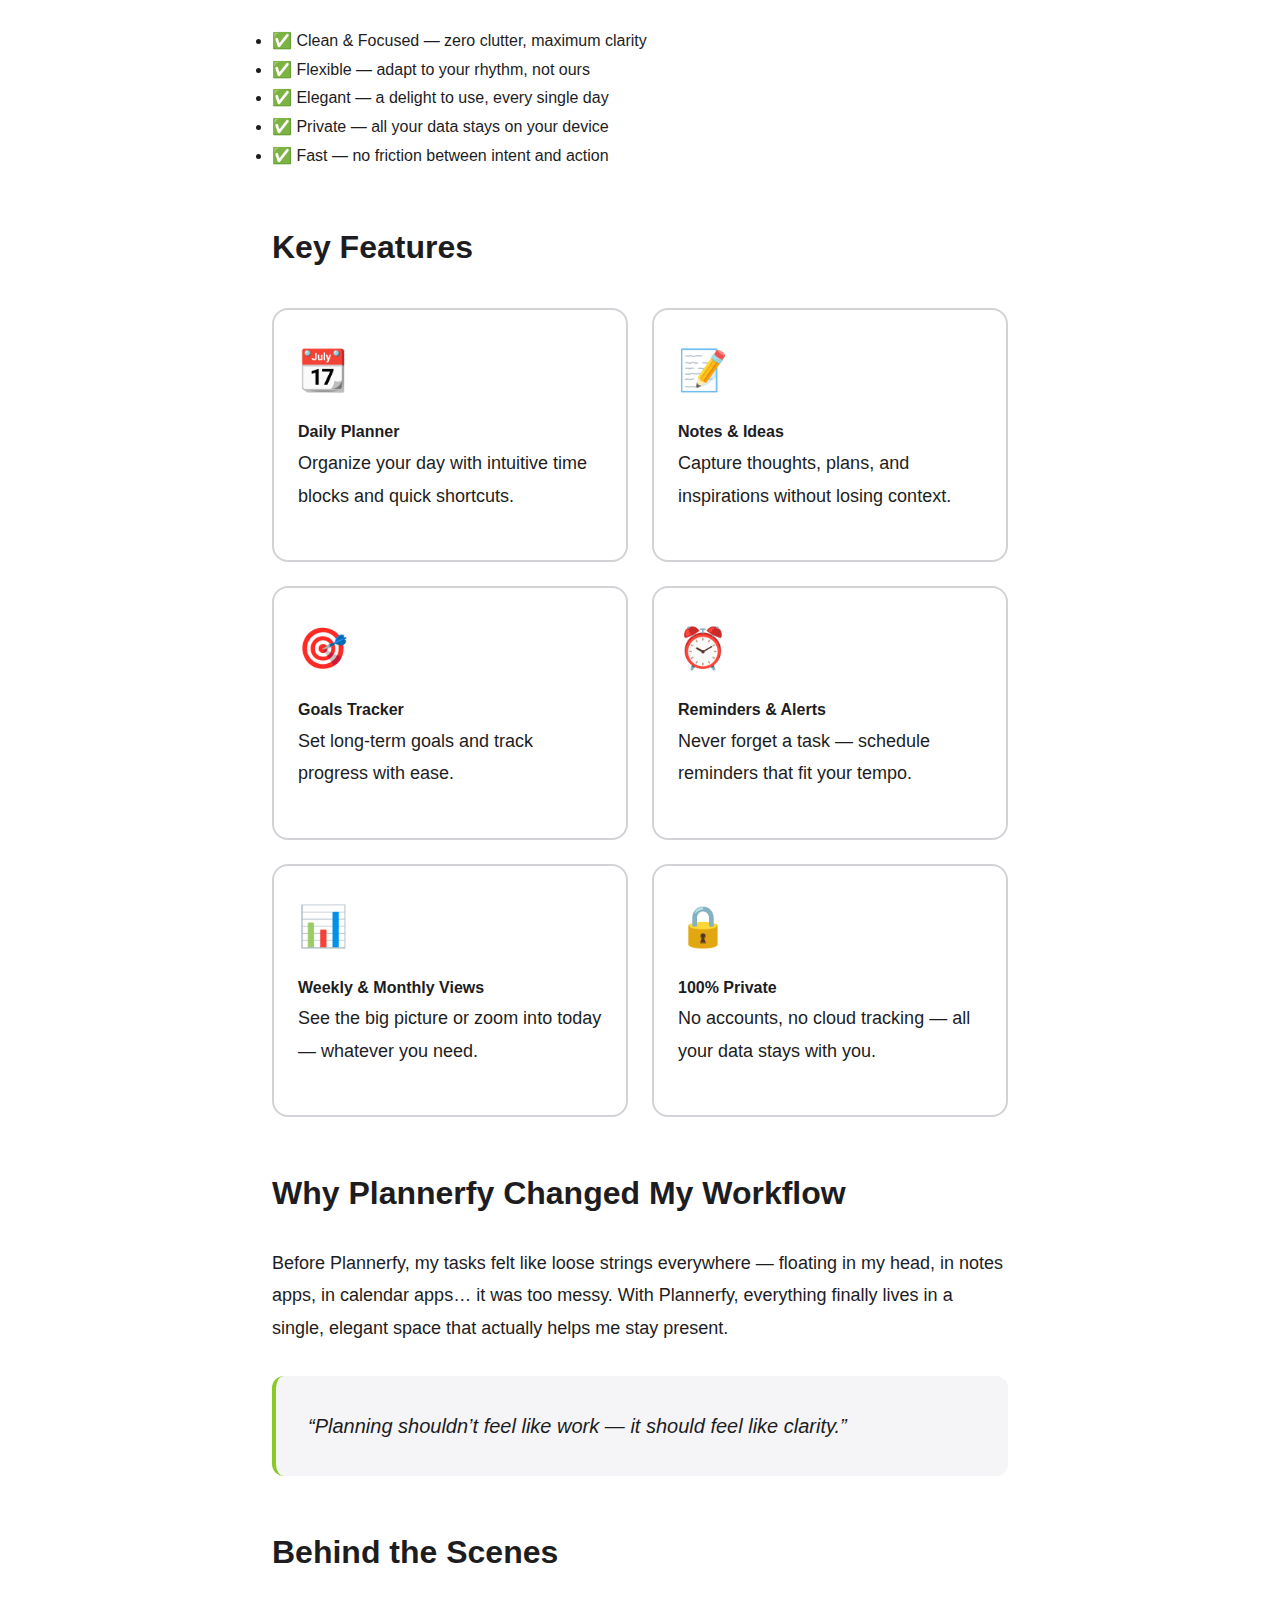
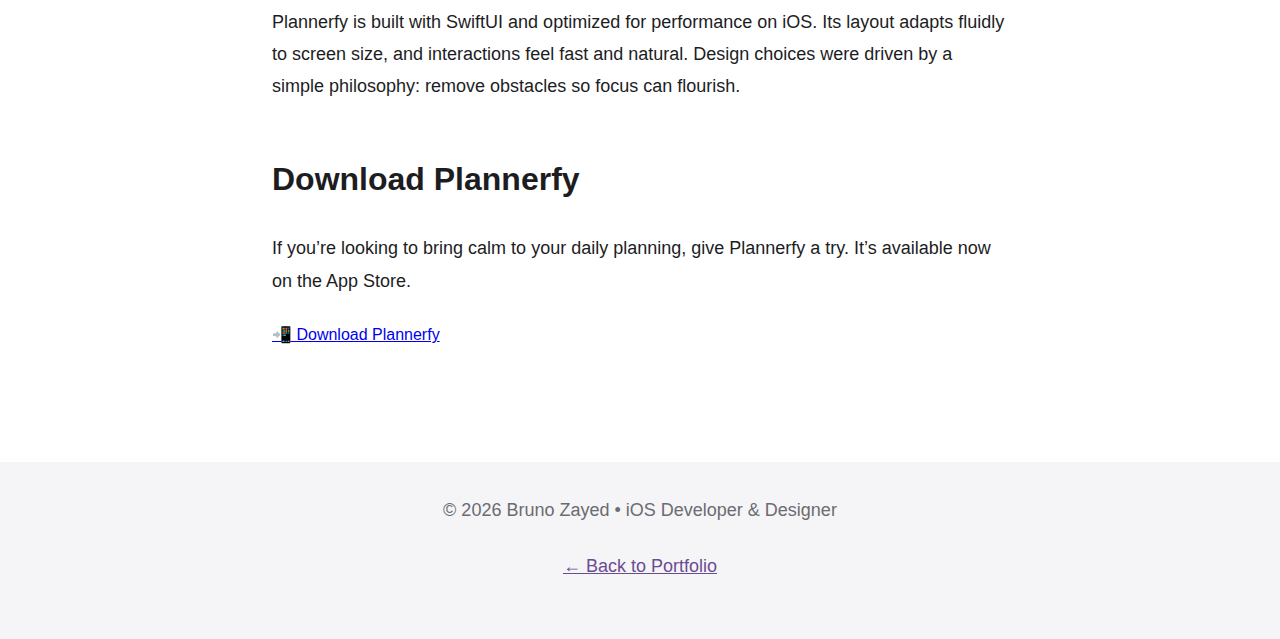
<file: blog/Plannerfy.html>
<!DOCTYPE html>
<html lang="en">
<head>
    <meta charset="UTF-8">
    <meta name="viewport" content="width=device-width, initial-scale=1.0">
    <title>Plannerfy: Organize Your Life — Bruno Zayed</title>
    <style>
        * {
            margin: 0;
            padding: 0;
            box-sizing: border-box;
        }

        :root {
            --primary: #6A4C93;
            --accent: #FF6B6B;
            --bg: #ffffff;
            --bg-secondary: #f5f5f7;
            --text: #1d1d1f;
            --text-secondary: #6b6b72;
            --border: #d2d2d7;
            --success: #34C759;
            --highlight: #8AC926;
        }

        body {
            font-family: -apple-system, BlinkMacSystemFont, 'Segoe UI', Roboto, sans-serif;
            line-height: 1.8;
            color: var(--text);
            background: var(--bg);
        }

        nav {
            position: sticky;
            top: 0;
            background: rgba(255, 255, 255, 0.9);
            backdrop-filter: blur(20px);
            border-bottom: 1px solid var(--border);
            z-index: 1000;
            padding: 1rem 0;
        }

        .nav-container {
            max-width: 1200px;
            margin: 0 auto;
            padding: 0 2rem;
            display: flex;
            justify-content: space-between;
            align-items: center;
        }

        .logo {
            font-size: 1.5rem;
            font-weight: 700;
            color: var(--text);
            text-decoration: none;
        }

        .back-link {
            color: var(--primary);
            text-decoration: none;
            font-weight: 500;
        }

        .hero-post {
            background: linear-gradient(135deg, var(--primary) 0%, var(--accent) 100%);
            padding: 6rem 2rem 4rem;
            text-align: center;
            color: white;
        }

        .post-icon {
            font-size: 5rem;
            margin-bottom: 1rem;
        }

        .hero-post h1 {
            font-size: clamp(2rem, 5vw, 3.5rem);
            font-weight: 700;
            margin-bottom: 1rem;
        }

        .post-meta-hero {
            display: flex;
            gap: 2rem;
            justify-content: center;
            font-size: 1rem;
            opacity: 0.9;
            margin-top: 1.5rem;
        }

        .container {
            max-width: 800px;
            margin: 0 auto;
            padding: 3rem 2rem;
        }

        .intro-box {
            background: var(--bg-secondary);
            border-left: 4px solid var(--accent);
            padding: 2rem;
            border-radius: 12px;
            margin: 2rem 0 3rem;
            font-size: 1.125rem;
            color: var(--text-secondary);
        }

        h2 {
            font-size: 2rem;
            font-weight: 700;
            margin: 3rem 0 1.5rem;
            color: var(--text);
        }

        h3 {
            font-size: 1.5rem;
            font-weight: 600;
            margin: 2rem 0 1rem;
            color: var(--text);
        }

        p {
            margin-bottom: 1.5rem;
            font-size: 1.125rem;
            line-height: 1.8;
        }

        .quote-box {
            background: var(--bg-secondary);
            padding: 2rem;
            border-radius: 12px;
            margin: 2rem 0;
            font-size: 1.25rem;
            font-style: italic;
            border-left: 4px solid var(--highlight);
        }

        .feature-grid {
            display: grid;
            grid-template-columns: repeat(auto-fit, minmax(250px, 1fr));
            gap: 1.5rem;
            margin: 2rem 0;
        }

        .feature-card {
            background: var(--bg);
            border: 2px solid var(--border);
            border-radius: 16px;
            padding: 1.5rem;
            transition: all 0.3s;
        }

        .feature-card:hover {
            border-color: var(--primary);
            transform: translateY(-4px);
            box-shadow: 0 10px 30px rgba(0, 0, 0, 0.1);
        }

        .feature-icon {
            font-size: 2.5rem;
            margin-bottom: 0.75rem;
        }

        footer {
            background: var(--bg-secondary);
            padding: 2rem;
            margin-top: 4rem;
            text-align: center;
            color: var(--text-secondary);
        }
    </style>
</head>
<body>
    <nav>
        <div class="nav-container">
            <a href="../index.html" class="logo">Bruno Zayed</a>
            <a href="../index.html#blog" class="back-link">← Back to Blog</a>
        </div>
    </nav>

    <div class="hero-post">
        <div class="post-icon">🗓️</div>
        <h1>Plannerfy: Organize Your Days, Live Your Best Life</h1>
        <div class="post-meta-hero">
            <span>📅 January 2026</span>
            <span>⏱️ 10 min read</span>
            <span>📱 SwiftUI + Productivity</span>
        </div>
    </div>

    <div class="container">
        <div class="intro-box">
            “Life gets messy when your mind is juggling tasks, events, goals, and ideas. I built Plannerfy to bring calm to that chaos — a personal planner that feels intuitive, beautiful, and effortless to use every single day.”
        </div>

        <h2>The Problem: Modern Planning is Overwhelming</h2>
        <p>Calendars, reminders, notes, habit trackers… Productivity apps are everywhere — but none felt just right. Some were bloated. Others were too rigid. Most forced me to adapt my life to their rules, not the other way around.</p>

        <p>I wanted something simple yet powerful — a digital planner that actually worked like my brain does.</p>

        <h2>What Plannerfy Aims To Be</h2>
        <div class="quote-box">
            “Plannerfy is your digital planning companion — it organizes your schedule without distracting you from living it.”
        </div>

        <p>It had to be:</p>

        <ul>
            <li>✅ Clean & Focused — zero clutter, maximum clarity</li>
            <li>✅ Flexible — adapt to your rhythm, not ours</li>
            <li>✅ Elegant — a delight to use, every single day</li>
            <li>✅ Private — all your data stays on your device</li>
            <li>✅ Fast — no friction between intent and action</li>
        </ul>

        <h2>Key Features</h2>
        <div class="feature-grid">
            <div class="feature-card">
                <div class="feature-icon">📆</div>
                <h4>Daily Planner</h4>
                <p>Organize your day with intuitive time blocks and quick shortcuts.</p>
            </div>
            <div class="feature-card">
                <div class="feature-icon">📝</div>
                <h4>Notes & Ideas</h4>
                <p>Capture thoughts, plans, and inspirations without losing context.</p>
            </div>
            <div class="feature-card">
                <div class="feature-icon">🎯</div>
                <h4>Goals Tracker</h4>
                <p>Set long-term goals and track progress with ease.</p>
            </div>
            <div class="feature-card">
                <div class="feature-icon">⏰</div>
                <h4>Reminders & Alerts</h4>
                <p>Never forget a task — schedule reminders that fit your tempo.</p>
            </div>
            <div class="feature-card">
                <div class="feature-icon">📊</div>
                <h4>Weekly & Monthly Views</h4>
                <p>See the big picture or zoom into today — whatever you need.</p>
            </div>
            <div class="feature-card">
                <div class="feature-icon">🔒</div>
                <h4>100% Private</h4>
                <p>No accounts, no cloud tracking — all your data stays with you.</p>
            </div>
        </div>

        <h2>Why Plannerfy Changed My Workflow</h2>
        <p>Before Plannerfy, my tasks felt like loose strings everywhere — floating in my head, in notes apps, in calendar apps… it was too messy. With Plannerfy, everything finally lives in a single, elegant space that actually helps me stay present.</p>

        <div class="quote-box">
            “Planning shouldn’t feel like work — it should feel like clarity.”
        </div>

        <h2>Behind the Scenes</h2>
        <p>Plannerfy is built with SwiftUI and optimized for performance on iOS. Its layout adapts fluidly to screen size, and interactions feel fast and natural. Design choices were driven by a simple philosophy: remove obstacles so focus can flourish.</p>

        <h2>Download Plannerfy</h2>
        <p>If you’re looking to bring calm to your daily planning, give Plannerfy a try. It’s available now on the App Store.</p>

        <div class="cta-section">
            <a href="https://apps.apple.com/jp/app/plannerfy/id6756053402?l=en-US" class="btn">📲 Download Plannerfy</a>
        </div>
    </div>

    <footer>
        <p>© 2026 Bruno Zayed • iOS Developer & Designer</p>
        <p><a href="../index.html" style="color: var(--primary);">← Back to Portfolio</a></p>
    </footer>
</body>
</html>
</file>
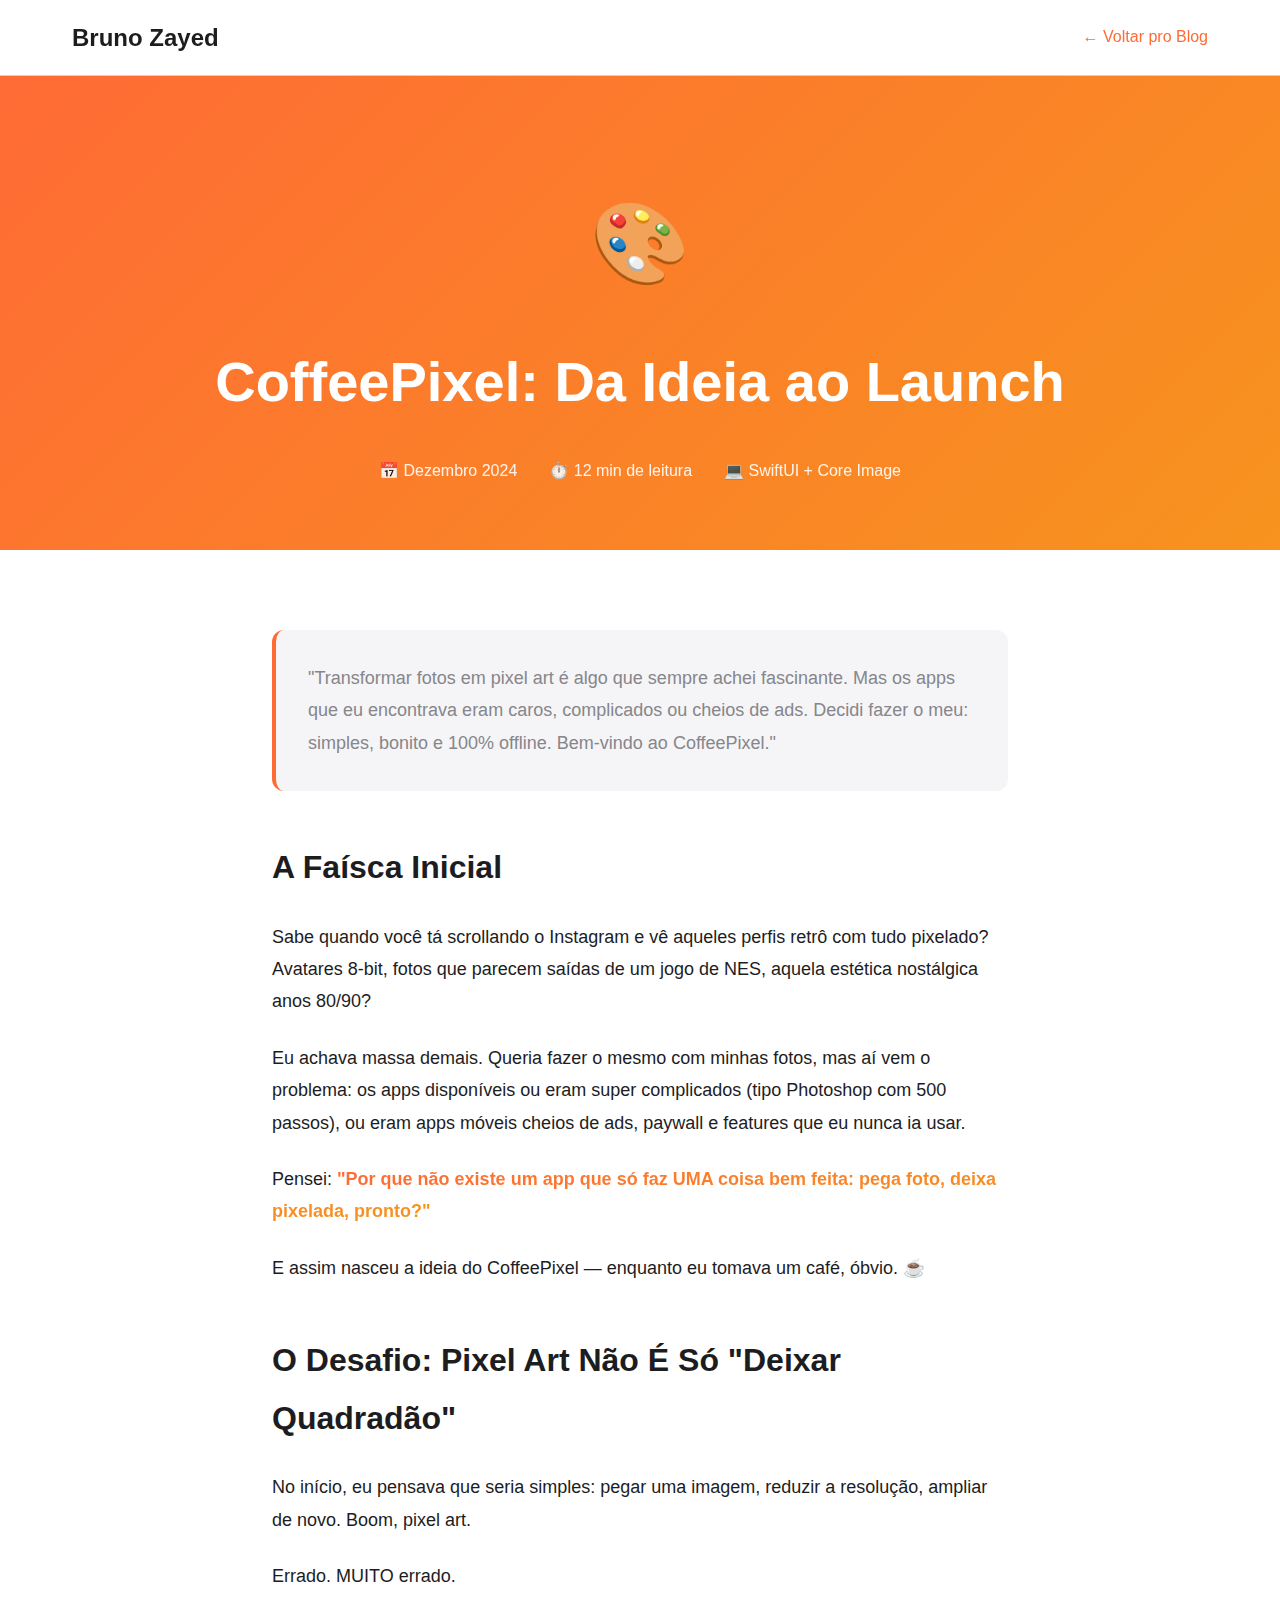
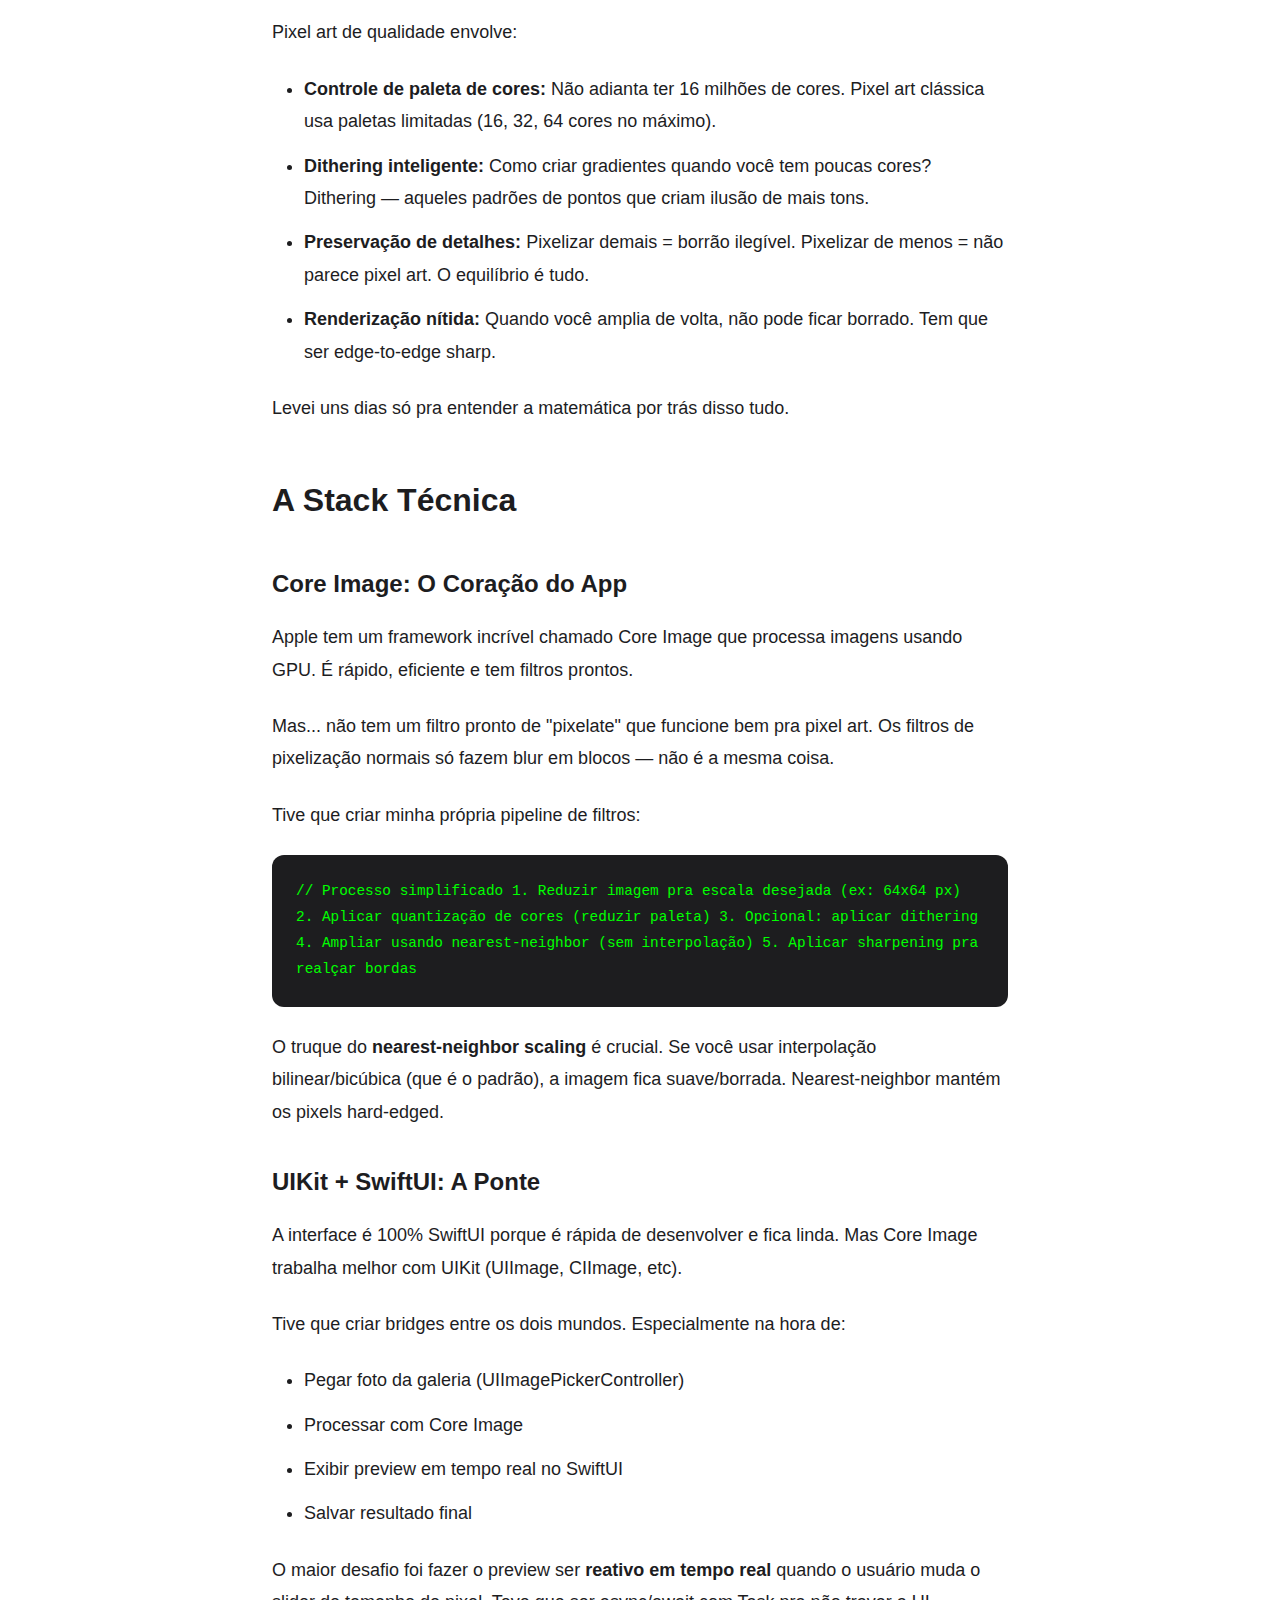
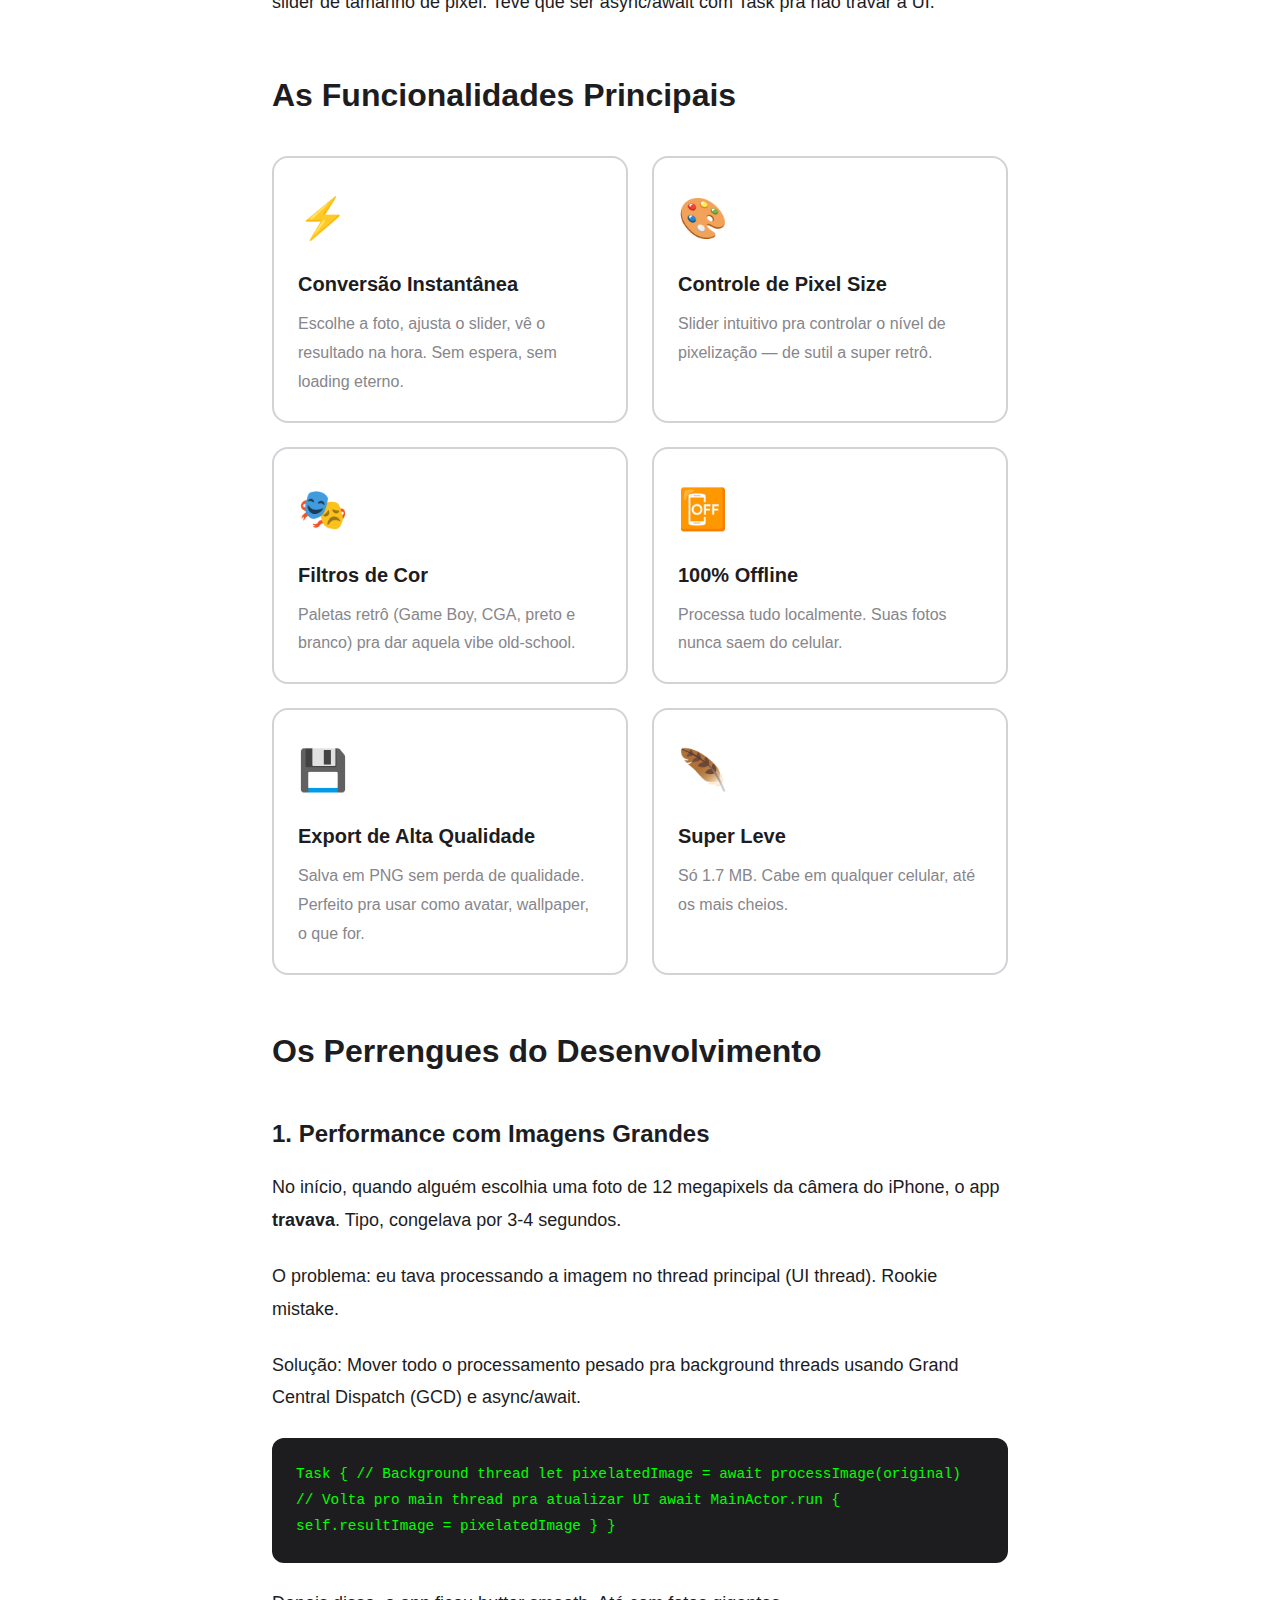
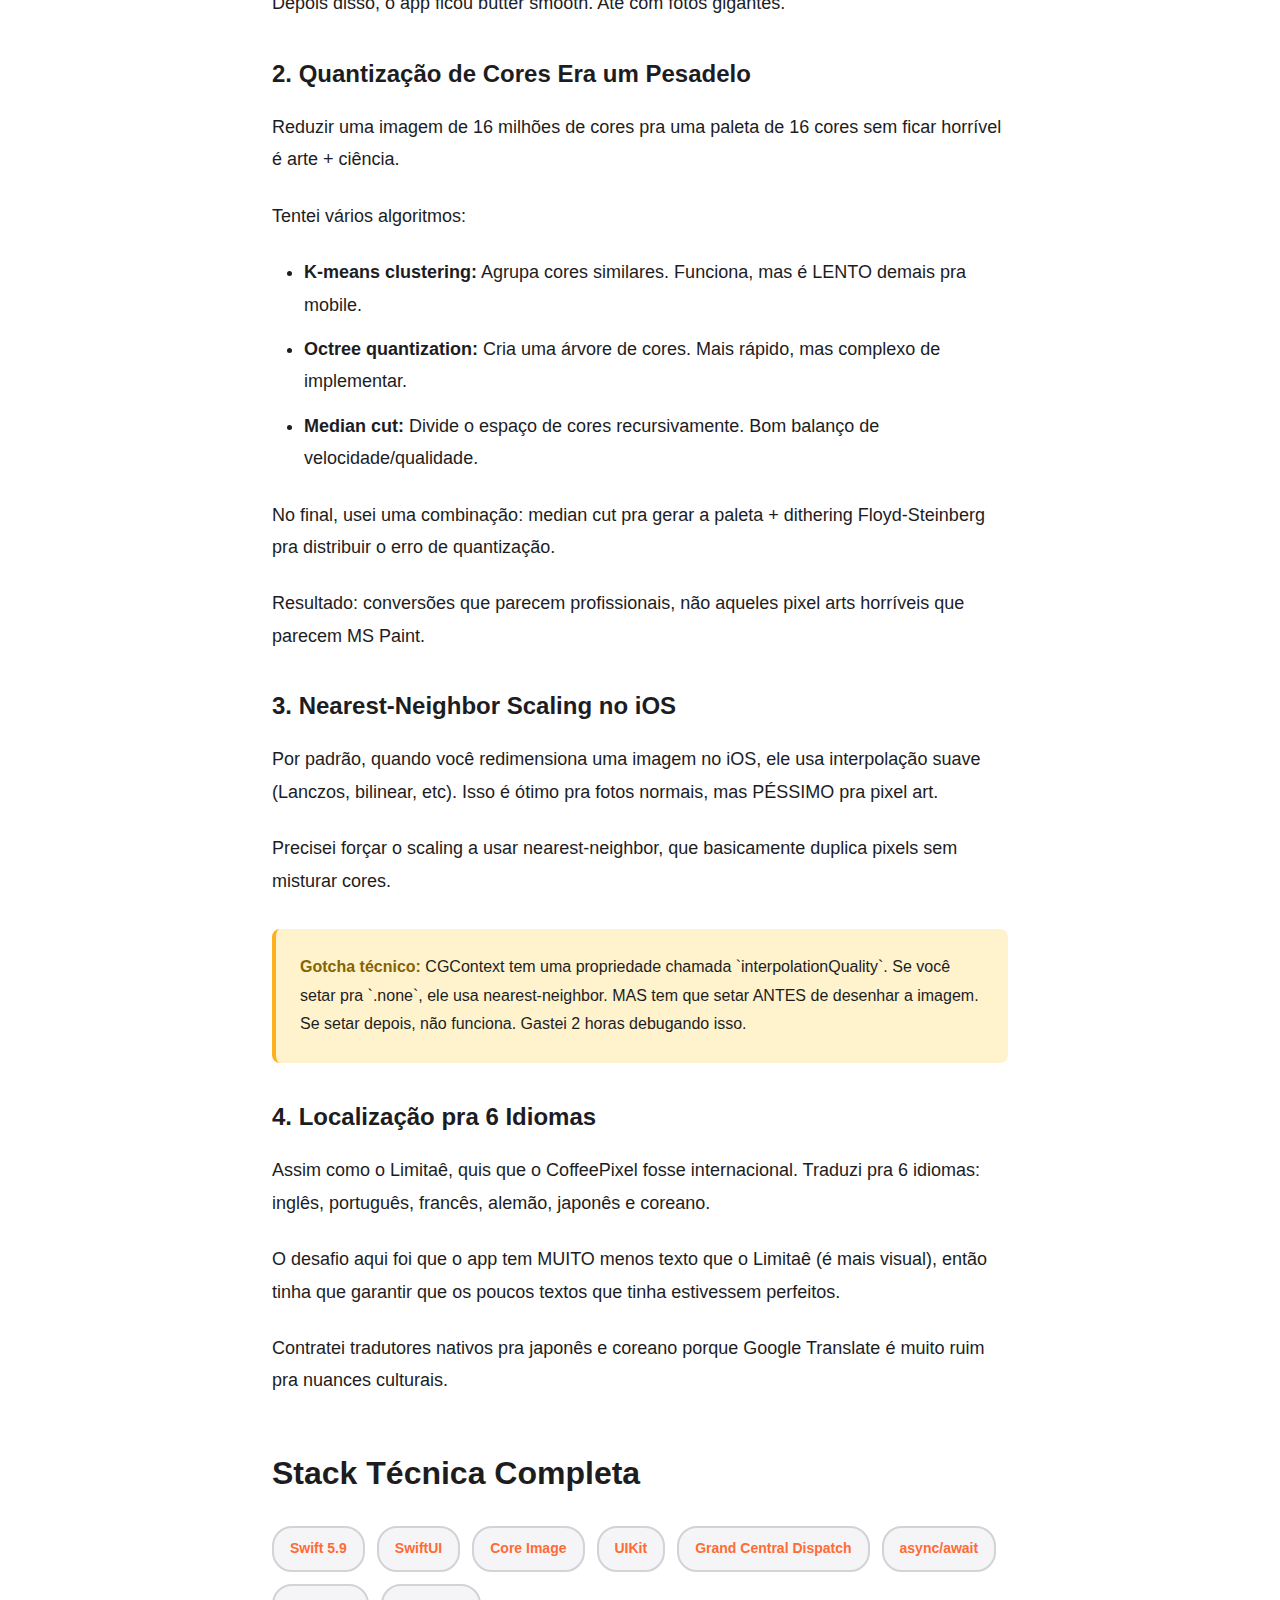
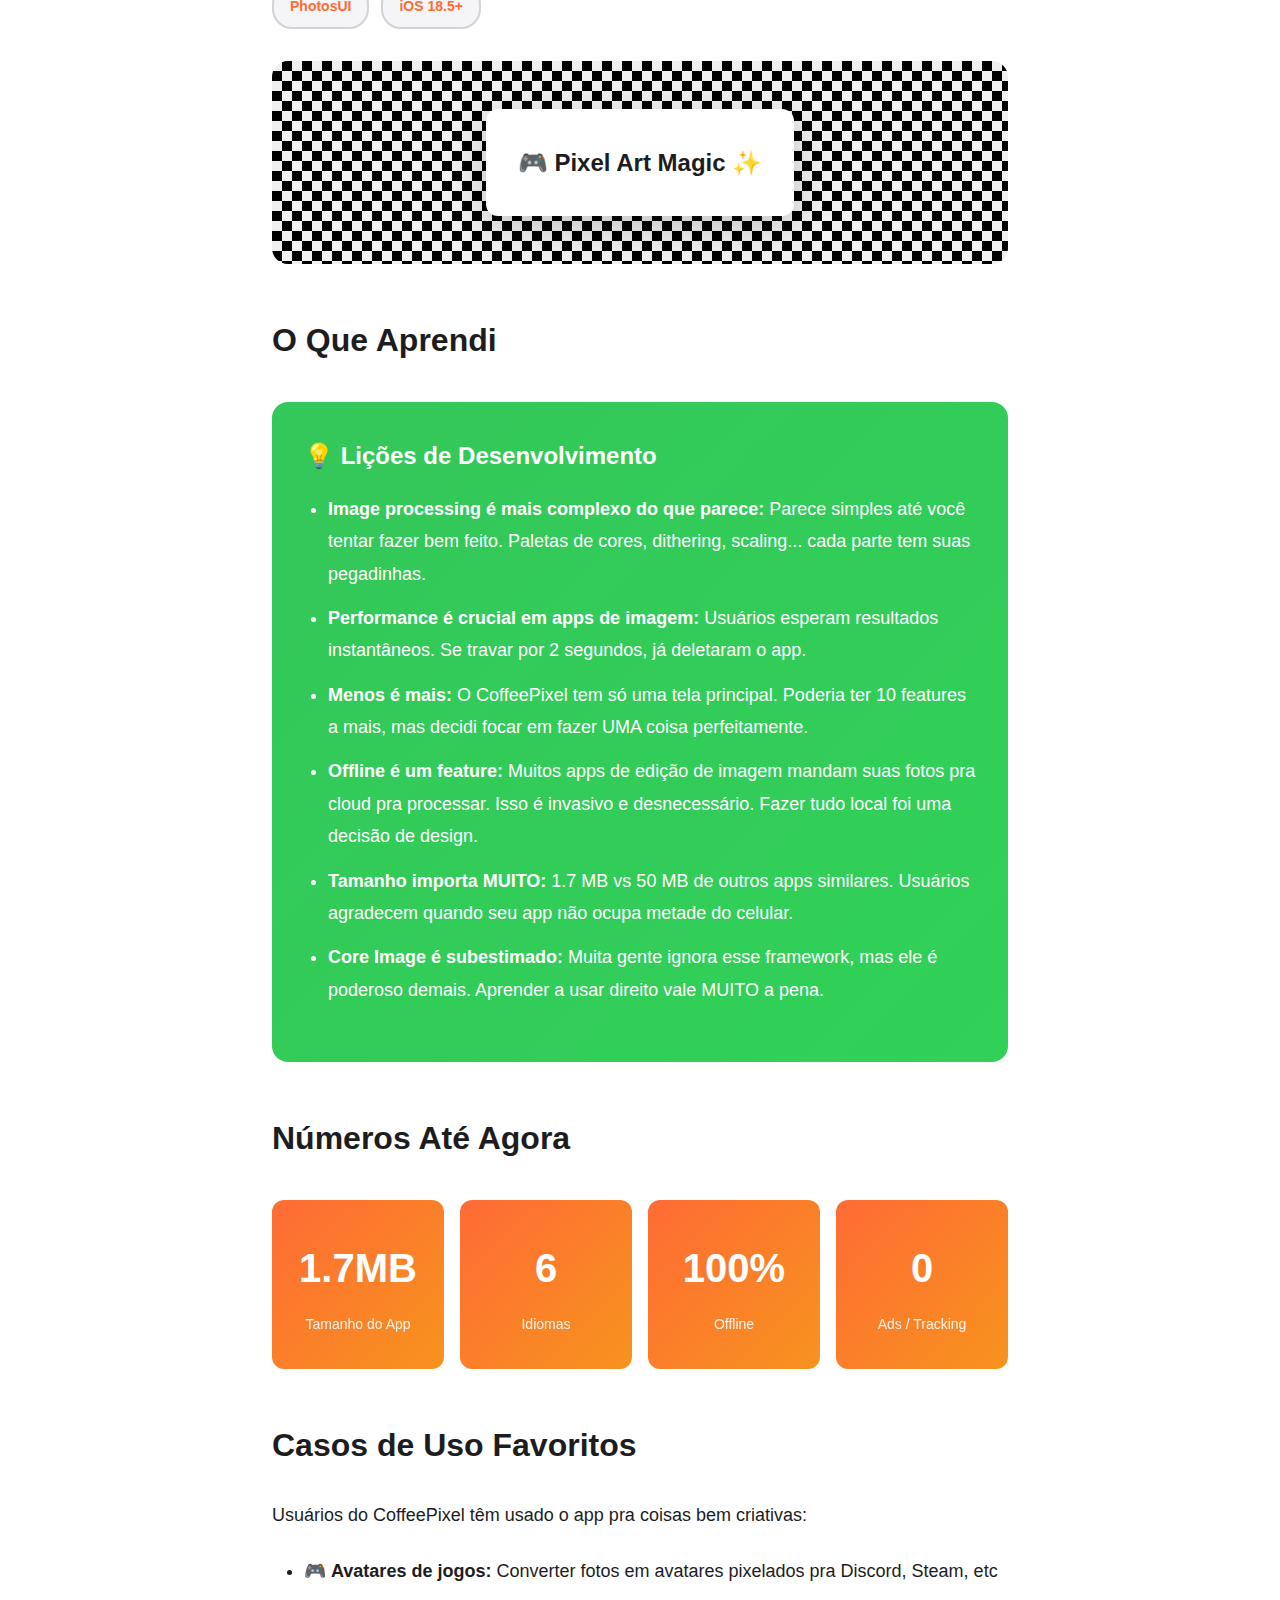
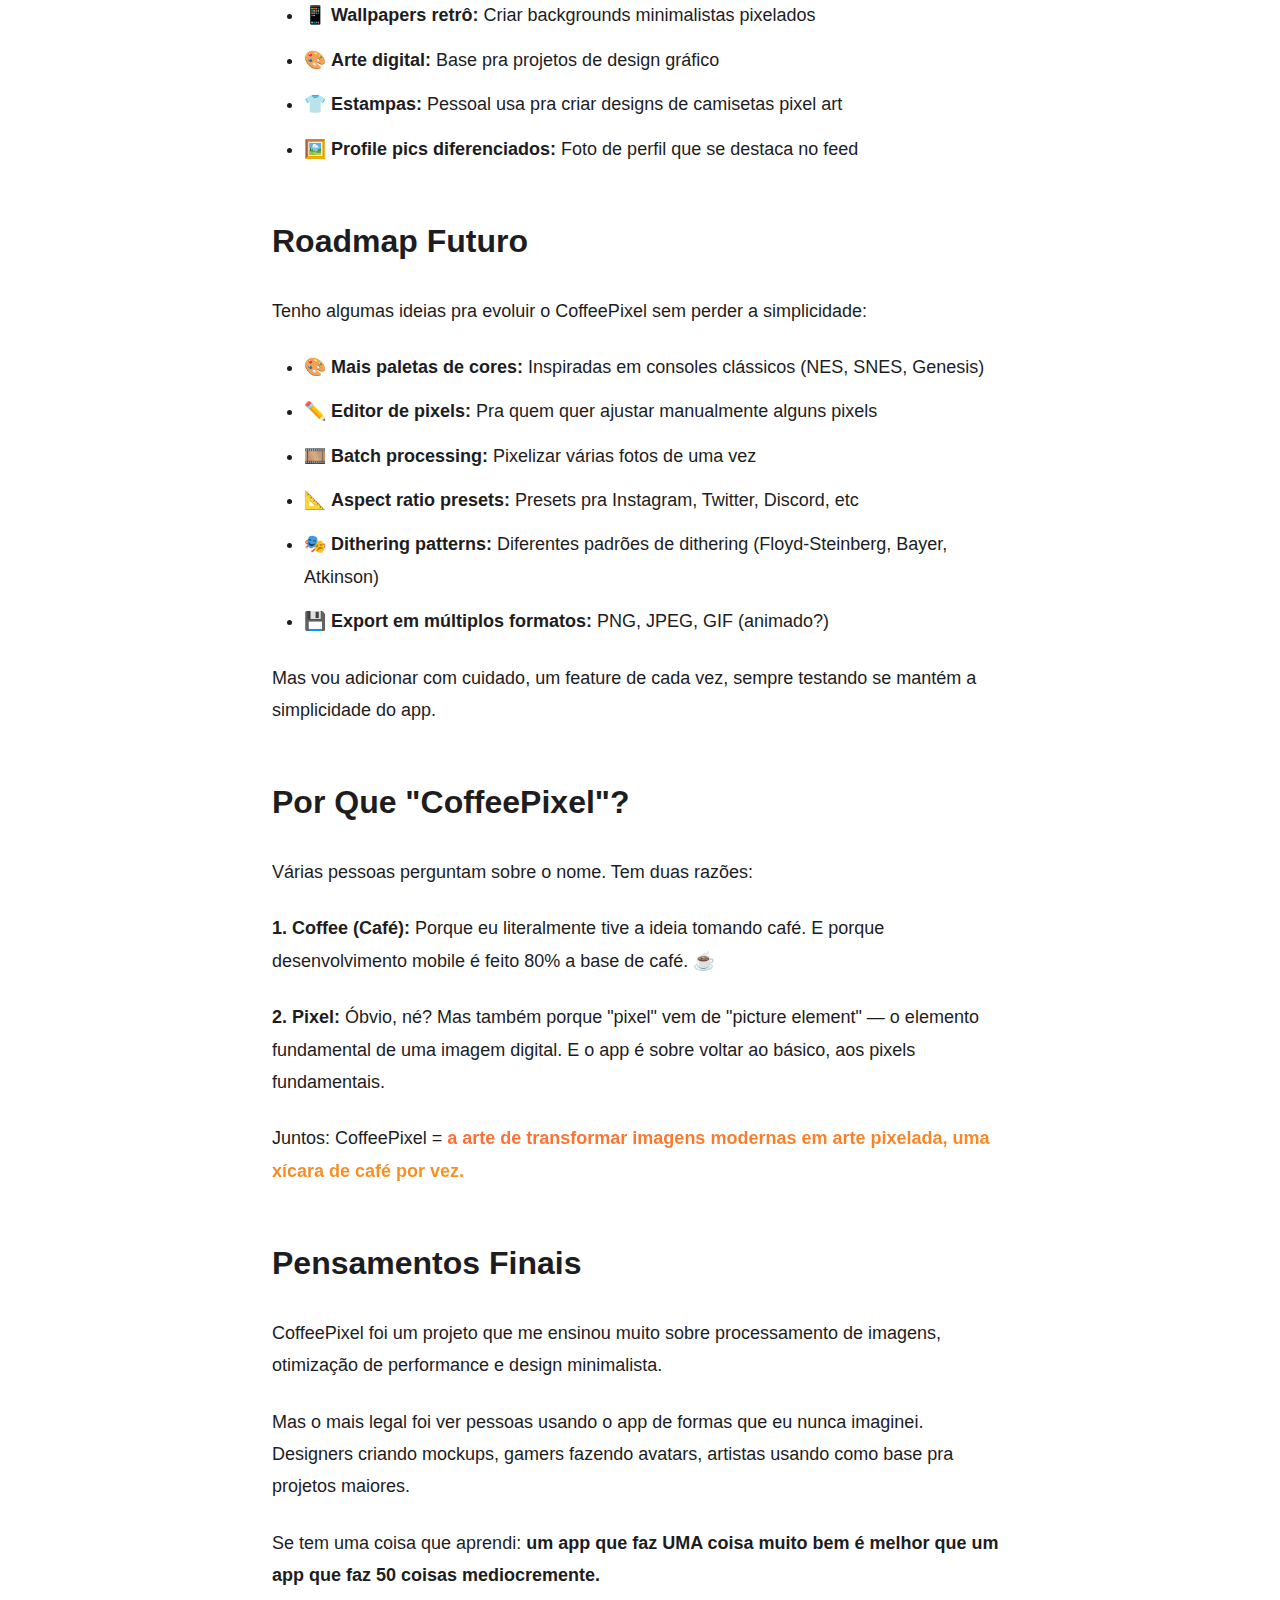
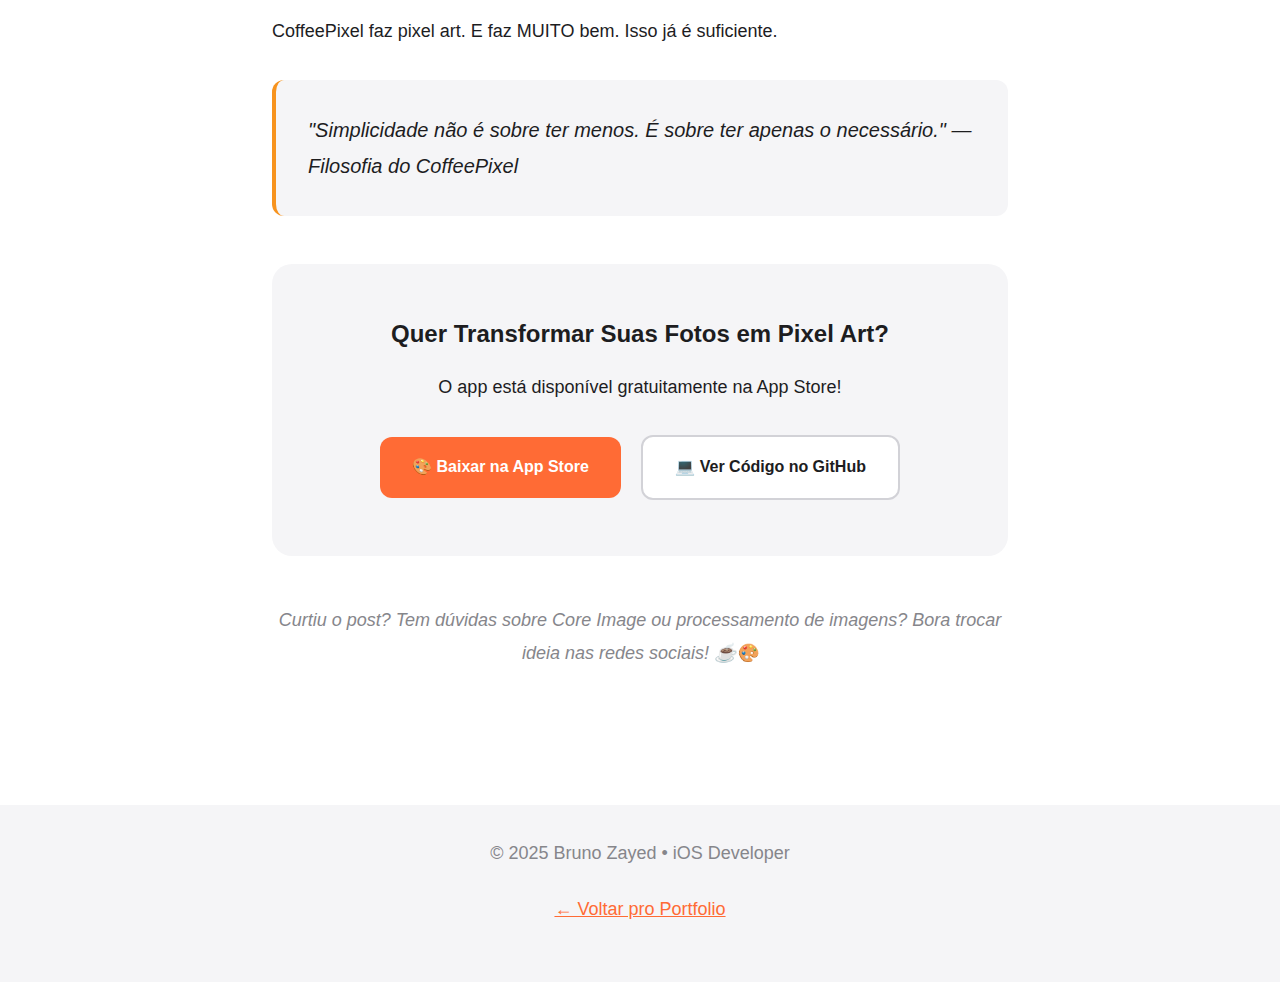
<file: blog/blog/coffeepixel.html>
<!DOCTYPE html>
<html lang="pt-BR">
<head>
    <meta charset="UTF-8">
    <meta name="viewport" content="width=device-width, initial-scale=1.0">
    <title>CoffeePixel: Da Ideia ao Launch - Bruno Zayed</title>
    <style>
        * {
            margin: 0;
            padding: 0;
            box-sizing: border-box;
        }

        :root {
            --primary: #FF6B35;
            --accent: #F7931E;
            --bg: #ffffff;
            --bg-secondary: #f5f5f7;
            --text: #1d1d1f;
            --text-secondary: #86868b;
            --border: #d2d2d7;
            --success: #34C759;
        }

        body {
            font-family: -apple-system, BlinkMacSystemFont, 'Segoe UI', Roboto, sans-serif;
            line-height: 1.8;
            color: var(--text);
            background: var(--bg);
        }

        nav {
            position: sticky;
            top: 0;
            background: rgba(255, 255, 255, 0.8);
            backdrop-filter: blur(20px);
            border-bottom: 1px solid var(--border);
            z-index: 1000;
            padding: 1rem 0;
        }

        .nav-container {
            max-width: 1200px;
            margin: 0 auto;
            padding: 0 2rem;
            display: flex;
            justify-content: space-between;
            align-items: center;
        }

        .logo {
            font-size: 1.5rem;
            font-weight: 700;
            color: var(--text);
            text-decoration: none;
        }

        .back-link {
            color: var(--primary);
            text-decoration: none;
            font-weight: 500;
        }

        .hero-post {
            background: linear-gradient(135deg, #FF6B35 0%, #F7931E 100%);
            padding: 6rem 2rem 4rem;
            text-align: center;
            color: white;
        }

        .post-icon {
            font-size: 5rem;
            margin-bottom: 1rem;
        }

        .hero-post h1 {
            font-size: clamp(2rem, 5vw, 3.5rem);
            font-weight: 700;
            margin-bottom: 1rem;
        }

        .post-meta-hero {
            display: flex;
            gap: 2rem;
            justify-content: center;
            font-size: 1rem;
            opacity: 0.9;
            margin-top: 1.5rem;
        }

        .container {
            max-width: 800px;
            margin: 0 auto;
            padding: 3rem 2rem;
        }

        .intro-box {
            background: var(--bg-secondary);
            border-left: 4px solid var(--primary);
            padding: 2rem;
            border-radius: 12px;
            margin: 2rem 0 3rem;
            font-size: 1.125rem;
            color: var(--text-secondary);
        }

        h2 {
            font-size: 2rem;
            font-weight: 700;
            margin: 3rem 0 1.5rem;
            color: var(--text);
        }

        h3 {
            font-size: 1.5rem;
            font-weight: 600;
            margin: 2rem 0 1rem;
            color: var(--text);
        }

        p {
            margin-bottom: 1.5rem;
            font-size: 1.125rem;
            line-height: 1.8;
        }

        ul {
            margin: 1rem 0 1.5rem 2rem;
        }

        li {
            margin-bottom: 0.75rem;
            font-size: 1.125rem;
        }

        .highlight {
            background: linear-gradient(135deg, var(--primary), var(--accent));
            -webkit-background-clip: text;
            -webkit-text-fill-color: transparent;
            background-clip: text;
            font-weight: 600;
        }

        .feature-grid {
            display: grid;
            grid-template-columns: repeat(auto-fit, minmax(250px, 1fr));
            gap: 1.5rem;
            margin: 2rem 0;
        }

        .feature-card {
            background: var(--bg);
            border: 2px solid var(--border);
            border-radius: 16px;
            padding: 1.5rem;
            transition: all 0.3s;
        }

        .feature-card:hover {
            border-color: var(--primary);
            transform: translateY(-4px);
            box-shadow: 0 10px 30px rgba(0, 0, 0, 0.1);
        }

        .feature-icon {
            font-size: 2.5rem;
            margin-bottom: 0.75rem;
        }

        .feature-card h4 {
            font-size: 1.25rem;
            margin-bottom: 0.5rem;
            color: var(--text);
        }

        .feature-card p {
            font-size: 1rem;
            color: var(--text-secondary);
            margin: 0;
        }

        .quote-box {
            background: var(--bg-secondary);
            padding: 2rem;
            border-radius: 12px;
            margin: 2rem 0;
            font-size: 1.25rem;
            font-style: italic;
            border-left: 4px solid var(--accent);
        }

        .code-block {
            background: #1d1d1f;
            color: #00ff00;
            padding: 1.5rem;
            border-radius: 12px;
            margin: 1.5rem 0;
            overflow-x: auto;
            font-family: 'SF Mono', Monaco, 'Courier New', monospace;
            font-size: 0.9rem;
        }

        .stats-grid {
            display: grid;
            grid-template-columns: repeat(auto-fit, minmax(150px, 1fr));
            gap: 1rem;
            margin: 2rem 0;
        }

        .stat-card {
            background: linear-gradient(135deg, var(--primary), var(--accent));
            color: white;
            padding: 2rem 1rem;
            border-radius: 12px;
            text-align: center;
        }

        .stat-number {
            font-size: 2.5rem;
            font-weight: 700;
            margin-bottom: 0.5rem;
        }

        .stat-label {
            font-size: 0.875rem;
            opacity: 0.9;
        }

        .tech-stack {
            display: flex;
            flex-wrap: wrap;
            gap: 0.75rem;
            margin: 1.5rem 0;
        }

        .tech-tag {
            background: var(--bg-secondary);
            padding: 0.5rem 1rem;
            border-radius: 20px;
            font-size: 0.875rem;
            font-weight: 600;
            color: var(--primary);
            border: 2px solid var(--border);
        }

        .lesson-box {
            background: linear-gradient(135deg, #34C759, #30D158);
            color: white;
            padding: 2rem;
            border-radius: 16px;
            margin: 2rem 0;
        }

        .lesson-box h3 {
            color: white;
            margin-top: 0;
        }

        .lesson-box ul {
            margin-left: 1.5rem;
        }

        .lesson-box li {
            margin-bottom: 0.75rem;
            font-size: 1.125rem;
        }

        .warning-box {
            background: #FFF3CD;
            border-left: 4px solid #FFB020;
            padding: 1.5rem;
            border-radius: 8px;
            margin: 2rem 0;
        }

        .warning-box strong {
            color: #856404;
        }

        .pixel-demo {
            background: linear-gradient(45deg, #000 25%, transparent 25%, transparent 75%, #000 75%, #000), 
                        linear-gradient(45deg, #000 25%, transparent 25%, transparent 75%, #000 75%, #000);
            background-size: 20px 20px;
            background-position: 0 0, 10px 10px;
            background-color: #f0f0f0;
            padding: 3rem;
            border-radius: 16px;
            margin: 2rem 0;
            text-align: center;
        }

        .pixel-example {
            display: inline-block;
            padding: 2rem;
            background: white;
            border-radius: 12px;
            box-shadow: 0 10px 40px rgba(0, 0, 0, 0.2);
        }

        .cta-section {
            background: var(--bg-secondary);
            padding: 3rem 2rem;
            border-radius: 20px;
            text-align: center;
            margin: 3rem 0;
        }

        .cta-section h3 {
            margin: 0 0 1rem;
        }

        .btn {
            display: inline-block;
            padding: 1rem 2rem;
            background: var(--primary);
            color: white;
            text-decoration: none;
            border-radius: 12px;
            font-weight: 600;
            margin: 0.5rem;
            transition: all 0.3s;
        }

        .btn:hover {
            background: #E85A2A;
            transform: translateY(-2px);
            box-shadow: 0 10px 20px rgba(255, 107, 53, 0.3);
        }

        .btn-secondary {
            background: var(--bg);
            color: var(--text);
            border: 2px solid var(--border);
        }

        .btn-secondary:hover {
            background: var(--border);
            box-shadow: none;
        }

        footer {
            background: var(--bg-secondary);
            padding: 2rem;
            margin-top: 4rem;
            text-align: center;
            color: var(--text-secondary);
        }

        @media (max-width: 768px) {
            .hero-post {
                padding: 3rem 1rem 2rem;
            }

            .container {
                padding: 2rem 1rem;
            }

            .post-meta-hero {
                flex-direction: column;
                gap: 0.5rem;
            }
        }
    </style>
</head>
<body>
    <nav>
        <div class="nav-container">
            <a href="../index.html" class="logo">Bruno Zayed</a>
            <a href="../index.html#blog" class="back-link">← Voltar pro Blog</a>
        </div>
    </nav>

    <div class="hero-post">
        <div class="post-icon">🎨</div>
        <h1>CoffeePixel: Da Ideia ao Launch</h1>
        <div class="post-meta-hero">
            <span>📅 Dezembro 2024</span>
            <span>⏱️ 12 min de leitura</span>
            <span>💻 SwiftUI + Core Image</span>
        </div>
    </div>

    <div class="container">
        <div class="intro-box">
            "Transformar fotos em pixel art é algo que sempre achei fascinante. Mas os apps que eu encontrava eram caros, complicados ou cheios de ads. Decidi fazer o meu: simples, bonito e 100% offline. Bem-vindo ao CoffeePixel."
        </div>

        <h2>A Faísca Inicial</h2>
        <p>Sabe quando você tá scrollando o Instagram e vê aqueles perfis retrô com tudo pixelado? Avatares 8-bit, fotos que parecem saídas de um jogo de NES, aquela estética nostálgica anos 80/90?</p>

        <p>Eu achava massa demais. Queria fazer o mesmo com minhas fotos, mas aí vem o problema: os apps disponíveis ou eram super complicados (tipo Photoshop com 500 passos), ou eram apps móveis cheios de ads, paywall e features que eu nunca ia usar.</p>

        <p>Pensei: <span class="highlight">"Por que não existe um app que só faz UMA coisa bem feita: pega foto, deixa pixelada, pronto?"</span></p>

        <p>E assim nasceu a ideia do CoffeePixel — enquanto eu tomava um café, óbvio. ☕</p>

        <h2>O Desafio: Pixel Art Não É Só "Deixar Quadradão"</h2>

        <p>No início, eu pensava que seria simples: pegar uma imagem, reduzir a resolução, ampliar de novo. Boom, pixel art.</p>

        <p>Errado. MUITO errado.</p>

        <p>Pixel art de qualidade envolve:</p>

        <ul>
            <li><strong>Controle de paleta de cores:</strong> Não adianta ter 16 milhões de cores. Pixel art clássica usa paletas limitadas (16, 32, 64 cores no máximo).</li>
            <li><strong>Dithering inteligente:</strong> Como criar gradientes quando você tem poucas cores? Dithering — aqueles padrões de pontos que criam ilusão de mais tons.</li>
            <li><strong>Preservação de detalhes:</strong> Pixelizar demais = borrão ilegível. Pixelizar de menos = não parece pixel art. O equilíbrio é tudo.</li>
            <li><strong>Renderização nítida:</strong> Quando você amplia de volta, não pode ficar borrado. Tem que ser edge-to-edge sharp.</li>
        </ul>

        <p>Levei uns dias só pra entender a matemática por trás disso tudo.</p>

        <h2>A Stack Técnica</h2>

        <h3>Core Image: O Coração do App</h3>
        <p>Apple tem um framework incrível chamado Core Image que processa imagens usando GPU. É rápido, eficiente e tem filtros prontos.</p>

        <p>Mas... não tem um filtro pronto de "pixelate" que funcione bem pra pixel art. Os filtros de pixelização normais só fazem blur em blocos — não é a mesma coisa.</p>

        <p>Tive que criar minha própria pipeline de filtros:</p>

        <div class="code-block">
// Processo simplificado
1. Reduzir imagem pra escala desejada (ex: 64x64 px)
2. Aplicar quantização de cores (reduzir paleta)
3. Opcional: aplicar dithering
4. Ampliar usando nearest-neighbor (sem interpolação)
5. Aplicar sharpening pra realçar bordas
        </div>

        <p>O truque do <strong>nearest-neighbor scaling</strong> é crucial. Se você usar interpolação bilinear/bicúbica (que é o padrão), a imagem fica suave/borrada. Nearest-neighbor mantém os pixels hard-edged.</p>

        <h3>UIKit + SwiftUI: A Ponte</h3>
        <p>A interface é 100% SwiftUI porque é rápida de desenvolver e fica linda. Mas Core Image trabalha melhor com UIKit (UIImage, CIImage, etc).</p>

        <p>Tive que criar bridges entre os dois mundos. Especialmente na hora de:</p>

        <ul>
            <li>Pegar foto da galeria (UIImagePickerController)</li>
            <li>Processar com Core Image</li>
            <li>Exibir preview em tempo real no SwiftUI</li>
            <li>Salvar resultado final</li>
        </ul>

        <p>O maior desafio foi fazer o preview ser <strong>reativo em tempo real</strong> quando o usuário muda o slider de tamanho de pixel. Teve que ser async/await com Task pra não travar a UI.</p>

        <h2>As Funcionalidades Principais</h2>

        <div class="feature-grid">
            <div class="feature-card">
                <div class="feature-icon">⚡</div>
                <h4>Conversão Instantânea</h4>
                <p>Escolhe a foto, ajusta o slider, vê o resultado na hora. Sem espera, sem loading eterno.</p>
            </div>

            <div class="feature-card">
                <div class="feature-icon">🎨</div>
                <h4>Controle de Pixel Size</h4>
                <p>Slider intuitivo pra controlar o nível de pixelização — de sutil a super retrô.</p>
            </div>

            <div class="feature-card">
                <div class="feature-icon">🎭</div>
                <h4>Filtros de Cor</h4>
                <p>Paletas retrô (Game Boy, CGA, preto e branco) pra dar aquela vibe old-school.</p>
            </div>

            <div class="feature-card">
                <div class="feature-icon">📴</div>
                <h4>100% Offline</h4>
                <p>Processa tudo localmente. Suas fotos nunca saem do celular.</p>
            </div>

            <div class="feature-card">
                <div class="feature-icon">💾</div>
                <h4>Export de Alta Qualidade</h4>
                <p>Salva em PNG sem perda de qualidade. Perfeito pra usar como avatar, wallpaper, o que for.</p>
            </div>

            <div class="feature-card">
                <div class="feature-icon">🪶</div>
                <h4>Super Leve</h4>
                <p>Só 1.7 MB. Cabe em qualquer celular, até os mais cheios.</p>
            </div>
        </div>

        <h2>Os Perrengues do Desenvolvimento</h2>

        <h3>1. Performance com Imagens Grandes</h3>
        <p>No início, quando alguém escolhia uma foto de 12 megapixels da câmera do iPhone, o app <strong>travava</strong>. Tipo, congelava por 3-4 segundos.</p>

        <p>O problema: eu tava processando a imagem no thread principal (UI thread). Rookie mistake.</p>

        <p>Solução: Mover todo o processamento pesado pra background threads usando Grand Central Dispatch (GCD) e async/await.</p>

        <div class="code-block">
Task {
    // Background thread
    let pixelatedImage = await processImage(original)
    
    // Volta pro main thread pra atualizar UI
    await MainActor.run {
        self.resultImage = pixelatedImage
    }
}
        </div>

        <p>Depois disso, o app ficou butter smooth. Até com fotos gigantes.</p>

        <h3>2. Quantização de Cores Era um Pesadelo</h3>
        <p>Reduzir uma imagem de 16 milhões de cores pra uma paleta de 16 cores sem ficar horrível é arte + ciência.</p>

        <p>Tentei vários algoritmos:</p>

        <ul>
            <li><strong>K-means clustering:</strong> Agrupa cores similares. Funciona, mas é LENTO demais pra mobile.</li>
            <li><strong>Octree quantization:</strong> Cria uma árvore de cores. Mais rápido, mas complexo de implementar.</li>
            <li><strong>Median cut:</strong> Divide o espaço de cores recursivamente. Bom balanço de velocidade/qualidade.</li>
        </ul>

        <p>No final, usei uma combinação: median cut pra gerar a paleta + dithering Floyd-Steinberg pra distribuir o erro de quantização.</p>

        <p>Resultado: conversões que parecem profissionais, não aqueles pixel arts horríveis que parecem MS Paint.</p>

        <h3>3. Nearest-Neighbor Scaling no iOS</h3>
        <p>Por padrão, quando você redimensiona uma imagem no iOS, ele usa interpolação suave (Lanczos, bilinear, etc). Isso é ótimo pra fotos normais, mas PÉSSIMO pra pixel art.</p>

        <p>Precisei forçar o scaling a usar nearest-neighbor, que basicamente duplica pixels sem misturar cores.</p>

        <div class="warning-box">
            <strong>Gotcha técnico:</strong> CGContext tem uma propriedade chamada `interpolationQuality`. Se você setar pra `.none`, ele usa nearest-neighbor. MAS tem que setar ANTES de desenhar a imagem. Se setar depois, não funciona. Gastei 2 horas debugando isso.
        </div>

        <h3>4. Localização pra 6 Idiomas</h3>
        <p>Assim como o Limitaê, quis que o CoffeePixel fosse internacional. Traduzi pra 6 idiomas: inglês, português, francês, alemão, japonês e coreano.</p>

        <p>O desafio aqui foi que o app tem MUITO menos texto que o Limitaê (é mais visual), então tinha que garantir que os poucos textos que tinha estivessem perfeitos.</p>

        <p>Contratei tradutores nativos pra japonês e coreano porque Google Translate é muito ruim pra nuances culturais.</p>

        <h2>Stack Técnica Completa</h2>

        <div class="tech-stack">
            <span class="tech-tag">Swift 5.9</span>
            <span class="tech-tag">SwiftUI</span>
            <span class="tech-tag">Core Image</span>
            <span class="tech-tag">UIKit</span>
            <span class="tech-tag">Grand Central Dispatch</span>
            <span class="tech-tag">async/await</span>
            <span class="tech-tag">PhotosUI</span>
            <span class="tech-tag">iOS 18.5+</span>
        </div>

        <div class="pixel-demo">
            <div class="pixel-example">
                <p style="margin: 0; font-size: 1.5rem; font-weight: 700;">🎮 Pixel Art Magic ✨</p>
            </div>
        </div>

        <h2>O Que Aprendi</h2>

        <div class="lesson-box">
            <h3>💡 Lições de Desenvolvimento</h3>
            <ul>
                <li><strong>Image processing é mais complexo do que parece:</strong> Parece simples até você tentar fazer bem feito. Paletas de cores, dithering, scaling... cada parte tem suas pegadinhas.</li>
                <li><strong>Performance é crucial em apps de imagem:</strong> Usuários esperam resultados instantâneos. Se travar por 2 segundos, já deletaram o app.</li>
                <li><strong>Menos é mais:</strong> O CoffeePixel tem só uma tela principal. Poderia ter 10 features a mais, mas decidi focar em fazer UMA coisa perfeitamente.</li>
                <li><strong>Offline é um feature:</strong> Muitos apps de edição de imagem mandam suas fotos pra cloud pra processar. Isso é invasivo e desnecessário. Fazer tudo local foi uma decisão de design.</li>
                <li><strong>Tamanho importa MUITO:</strong> 1.7 MB vs 50 MB de outros apps similares. Usuários agradecem quando seu app não ocupa metade do celular.</li>
                <li><strong>Core Image é subestimado:</strong> Muita gente ignora esse framework, mas ele é poderoso demais. Aprender a usar direito vale MUITO a pena.</li>
            </ul>
        </div>

        <h2>Números Até Agora</h2>

        <div class="stats-grid">
            <div class="stat-card">
                <div class="stat-number">1.7MB</div>
                <div class="stat-label">Tamanho do App</div>
            </div>
            <div class="stat-card">
                <div class="stat-number">6</div>
                <div class="stat-label">Idiomas</div>
            </div>
            <div class="stat-card">
                <div class="stat-number">100%</div>
                <div class="stat-label">Offline</div>
            </div>
            <div class="stat-card">
                <div class="stat-number">0</div>
                <div class="stat-label">Ads / Tracking</div>
            </div>
        </div>

        <h2>Casos de Uso Favoritos</h2>

        <p>Usuários do CoffeePixel têm usado o app pra coisas bem criativas:</p>

        <ul>
            <li>🎮 <strong>Avatares de jogos:</strong> Converter fotos em avatares pixelados pra Discord, Steam, etc</li>
            <li>📱 <strong>Wallpapers retrô:</strong> Criar backgrounds minimalistas pixelados</li>
            <li>🎨 <strong>Arte digital:</strong> Base pra projetos de design gráfico</li>
            <li>👕 <strong>Estampas:</strong> Pessoal usa pra criar designs de camisetas pixel art</li>
            <li>🖼️ <strong>Profile pics diferenciados:</strong> Foto de perfil que se destaca no feed</li>
        </ul>

        <h2>Roadmap Futuro</h2>
        <p>Tenho algumas ideias pra evoluir o CoffeePixel sem perder a simplicidade:</p>

        <ul>
            <li>🎨 <strong>Mais paletas de cores:</strong> Inspiradas em consoles clássicos (NES, SNES, Genesis)</li>
            <li>✏️ <strong>Editor de pixels:</strong> Pra quem quer ajustar manualmente alguns pixels</li>
            <li>🎞️ <strong>Batch processing:</strong> Pixelizar várias fotos de uma vez</li>
            <li>📐 <strong>Aspect ratio presets:</strong> Presets pra Instagram, Twitter, Discord, etc</li>
            <li>🎭 <strong>Dithering patterns:</strong> Diferentes padrões de dithering (Floyd-Steinberg, Bayer, Atkinson)</li>
            <li>💾 <strong>Export em múltiplos formatos:</strong> PNG, JPEG, GIF (animado?)</li>
        </ul>

        <p>Mas vou adicionar com cuidado, um feature de cada vez, sempre testando se mantém a simplicidade do app.</p>

        <h2>Por Que "CoffeePixel"?</h2>

        <p>Várias pessoas perguntam sobre o nome. Tem duas razões:</p>

        <p><strong>1. Coffee (Café):</strong> Porque eu literalmente tive a ideia tomando café. E porque desenvolvimento mobile é feito 80% a base de café. ☕</p>

        <p><strong>2. Pixel:</strong> Óbvio, né? Mas também porque "pixel" vem de "picture element" — o elemento fundamental de uma imagem digital. E o app é sobre voltar ao básico, aos pixels fundamentais.</p>

        <p>Juntos: CoffeePixel = <span class="highlight">a arte de transformar imagens modernas em arte pixelada, uma xícara de café por vez.</span></p>

        <h2>Pensamentos Finais</h2>

        <p>CoffeePixel foi um projeto que me ensinou muito sobre processamento de imagens, otimização de performance e design minimalista.</p>

        <p>Mas o mais legal foi ver pessoas usando o app de formas que eu nunca imaginei. Designers criando mockups, gamers fazendo avatars, artistas usando como base pra projetos maiores.</p>

        <p>Se tem uma coisa que aprendi: <strong>um app que faz UMA coisa muito bem é melhor que um app que faz 50 coisas mediocremente.</strong></p>

        <p>CoffeePixel faz pixel art. E faz MUITO bem. Isso já é suficiente.</p>

        <div class="quote-box">
            "Simplicidade não é sobre ter menos. É sobre ter apenas o necessário." — Filosofia do CoffeePixel
        </div>

        <div class="cta-section">
            <h3>Quer Transformar Suas Fotos em Pixel Art?</h3>
            <p>O app está disponível gratuitamente na App Store!</p>
            <a href="https://apps.apple.com/jp/app/coffeepixel/id6754811535?l=en-US" class="btn">🎨 Baixar na App Store</a>
            <a href="https://github.com/zaysauro/CoffeepixelApp" class="btn btn-secondary">💻 Ver Código no GitHub</a>
        </div>

        <p style="margin-top: 3rem; text-align: center; color: var(--text-secondary);">
            <em>Curtiu o post? Tem dúvidas sobre Core Image ou processamento de imagens? Bora trocar ideia nas redes sociais! ☕🎨</em>
        </p>
    </div>

    <footer>
        <p>© 2025 Bruno Zayed • iOS Developer</p>
        <p><a href="../index.html" style="color: var(--primary);">← Voltar pro Portfolio</a></p>
    </footer>
</body>
</html>
</file>
<file: apps/calculator/style.css>
* {
  box-sizing: border-box;
  font-family: system-ui, -apple-system, BlinkMacSystemFont;
}

body {
  min-height: 100vh;
  margin: 0;
  background: linear-gradient(135deg, #0f2027, #203a43, #2c5364);
  display: flex;
  align-items: center;
  justify-content: center;
}

.calculator {
  backdrop-filter: blur(16px);
  background: rgba(255, 255, 255, 0.12);
  border-radius: 20px;
  padding: 20px;
  width: 320px;
  box-shadow: 0 20px 40px rgba(0,0,0,0.3);
}

.display {
  background: rgba(0,0,0,0.35);
  color: #fff;
  font-size: 2.2rem;
  padding: 15px;
  border-radius: 12px;
  text-align: right;
  margin-bottom: 15px;
  overflow-x: auto;
}

.buttons {
  display: grid;
  grid-template-columns: repeat(4, 1fr);
  gap: 10px;
}

button {
  background: rgba(255,255,255,0.18);
  border: none;
  border-radius: 12px;
  padding: 15px;
  font-size: 1.2rem;
  color: #fff;
  cursor: pointer;
  transition: transform 0.1s, background 0.2s;
}

button:hover {
  background: rgba(255,255,255,0.3);
}

button:active {
  transform: scale(0.96);
}

.equal {
  grid-row: span 2;
  background: #4ade80;
  color: #000;
}

.zero {
  grid-column: span 2;
}
</file>
<file: apps.css>
:root {
  --bg: #0d1117;
  --card: rgba(22, 27, 34, 0.75);
  --text: #e6edf3;
  --accent: #00ff7f;
}

body {
  margin: 0;
  font-family: Inter, system-ui, sans-serif;
  background: var(--bg);
  color: var(--text);
}

header {
  text-align: center;
  padding: 40px 20px;
}

.subtitle {
  color: var(--accent);
  max-width: 600px;
  margin: 0 auto;
  font-size: 0.95rem;
}

.apps-layout {
  max-width: 1200px;
  margin: auto;
  padding: 20px;
  display: grid;
  grid-template-columns: 220px 1fr;
  gap: 24px;
}

.apps-menu {
  display: flex;
  flex-direction: column;
  gap: 12px;
}

.app-btn {
  background: transparent;
  border: 1px solid rgba(0,255,127,0.25);
  color: var(--text);
  padding: 12px 14px;
  border-radius: 10px;
  cursor: pointer;
  text-align: left;
  transition: all 0.25s ease;
}

.app-btn:hover,
.app-btn.active {
  background: rgba(0,255,127,0.1);
  border-color: var(--accent);
  color: var(--accent);
}

.glass {
  background: var(--card);
  backdrop-filter: blur(14px);
  border-radius: 16px;
  border: 1px solid rgba(255,255,255,0.1);
  padding: 20px;
}

.app-viewer {
  display: flex;
  flex-direction: column;
  gap: 20px;
}

#appFrame {
  width: 100%;
  height: 420px;
  border: none;
  border-radius: 12px;
  background: #000;
}

.app-readme h2 {
  color: var(--accent);
  margin-bottom: 8px;
}

.app-readme p {
  font-size: 0.95rem;
  line-height: 1.6;
}

/* Mobile */
@media (max-width: 900px) {
  .apps-layout {
    grid-template-columns: 1fr;
  }

  .apps-menu {
    flex-direction: row;
    overflow-x: auto;
  }

  .app-btn {
    white-space: nowrap;
  }
}
</file>
